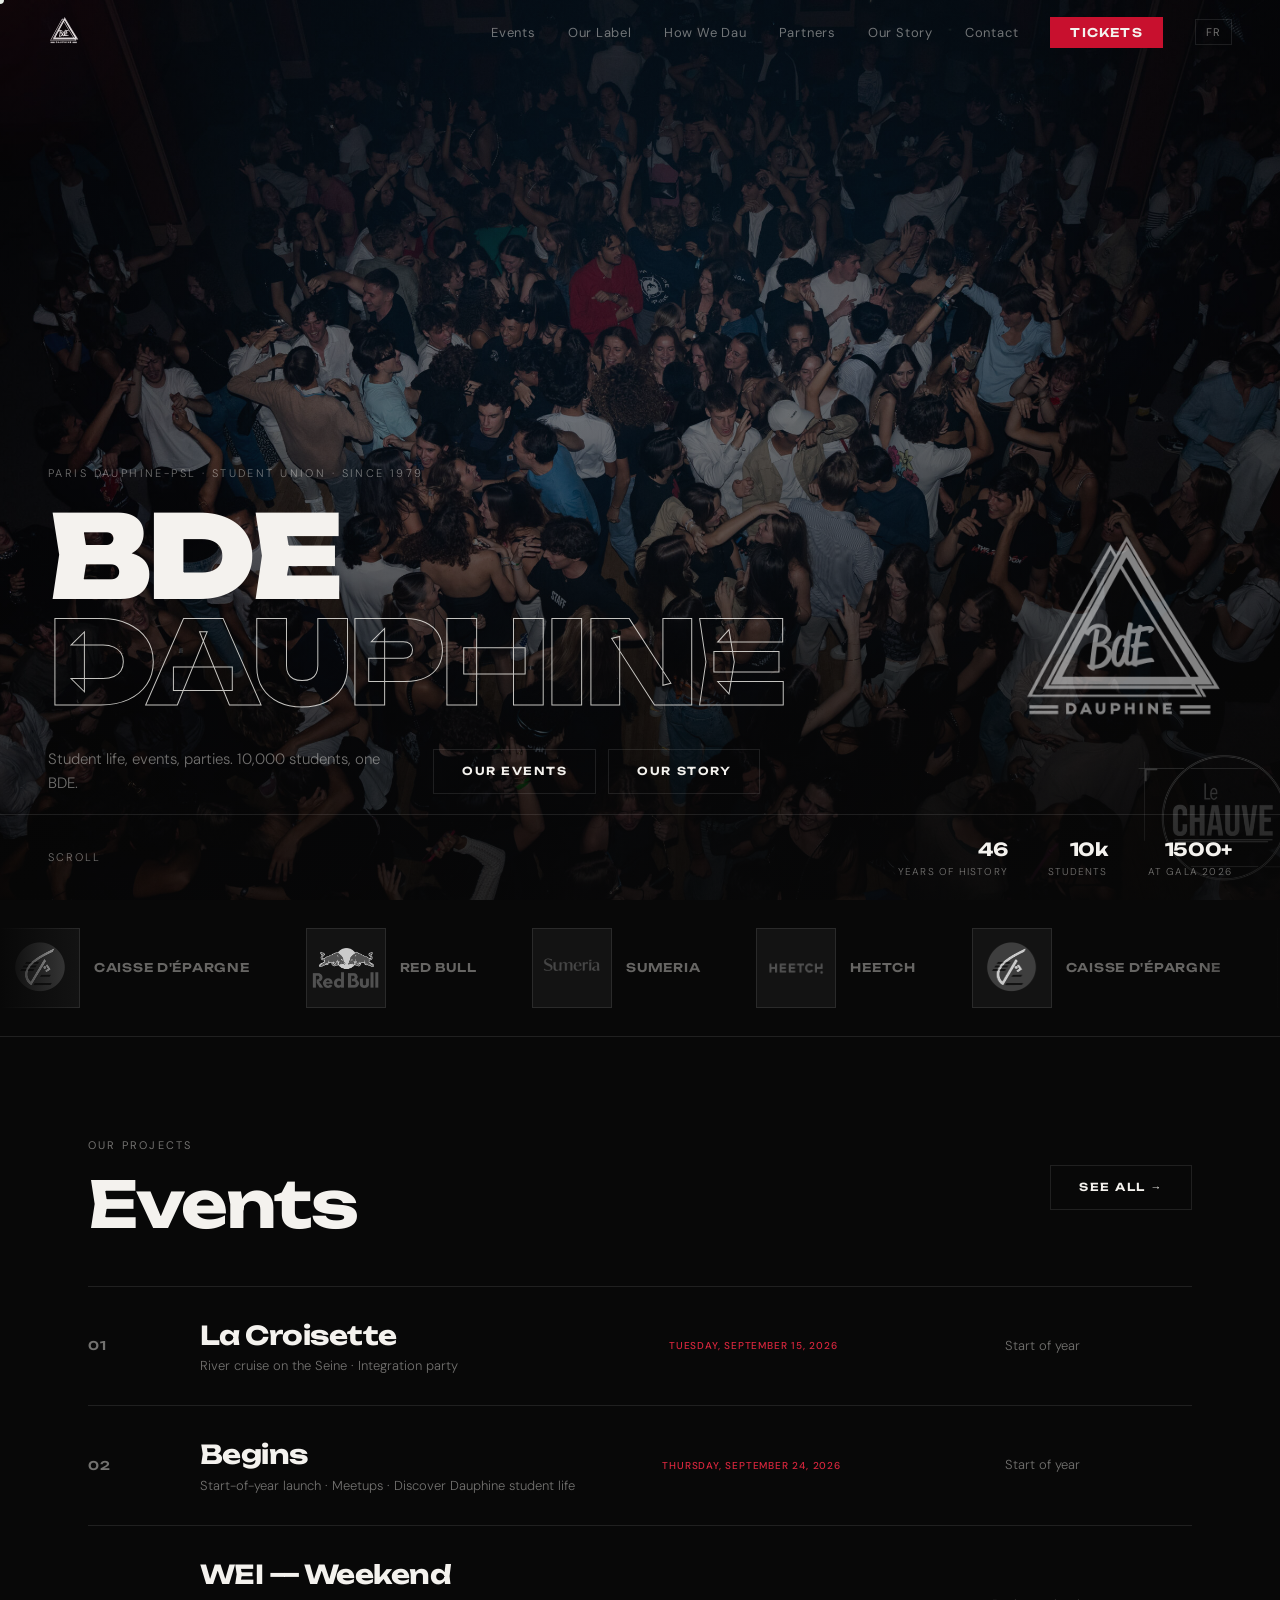
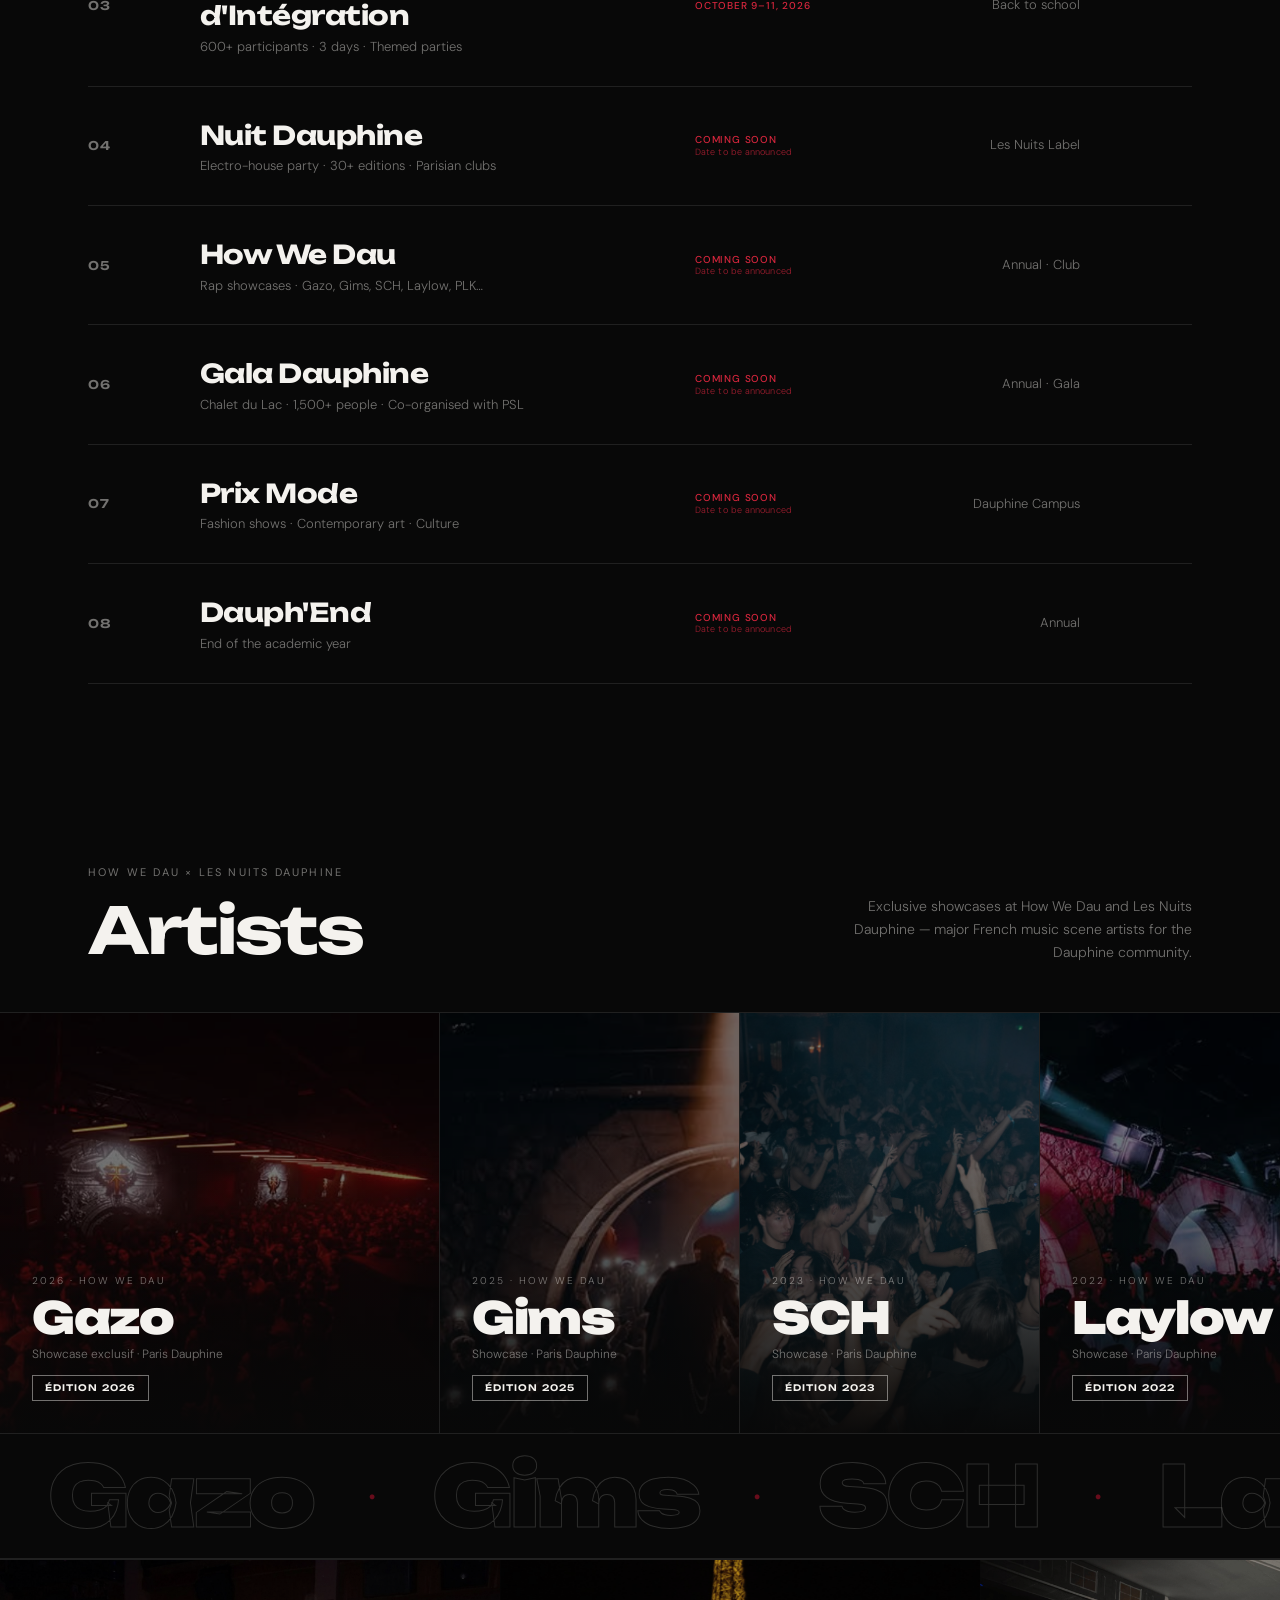
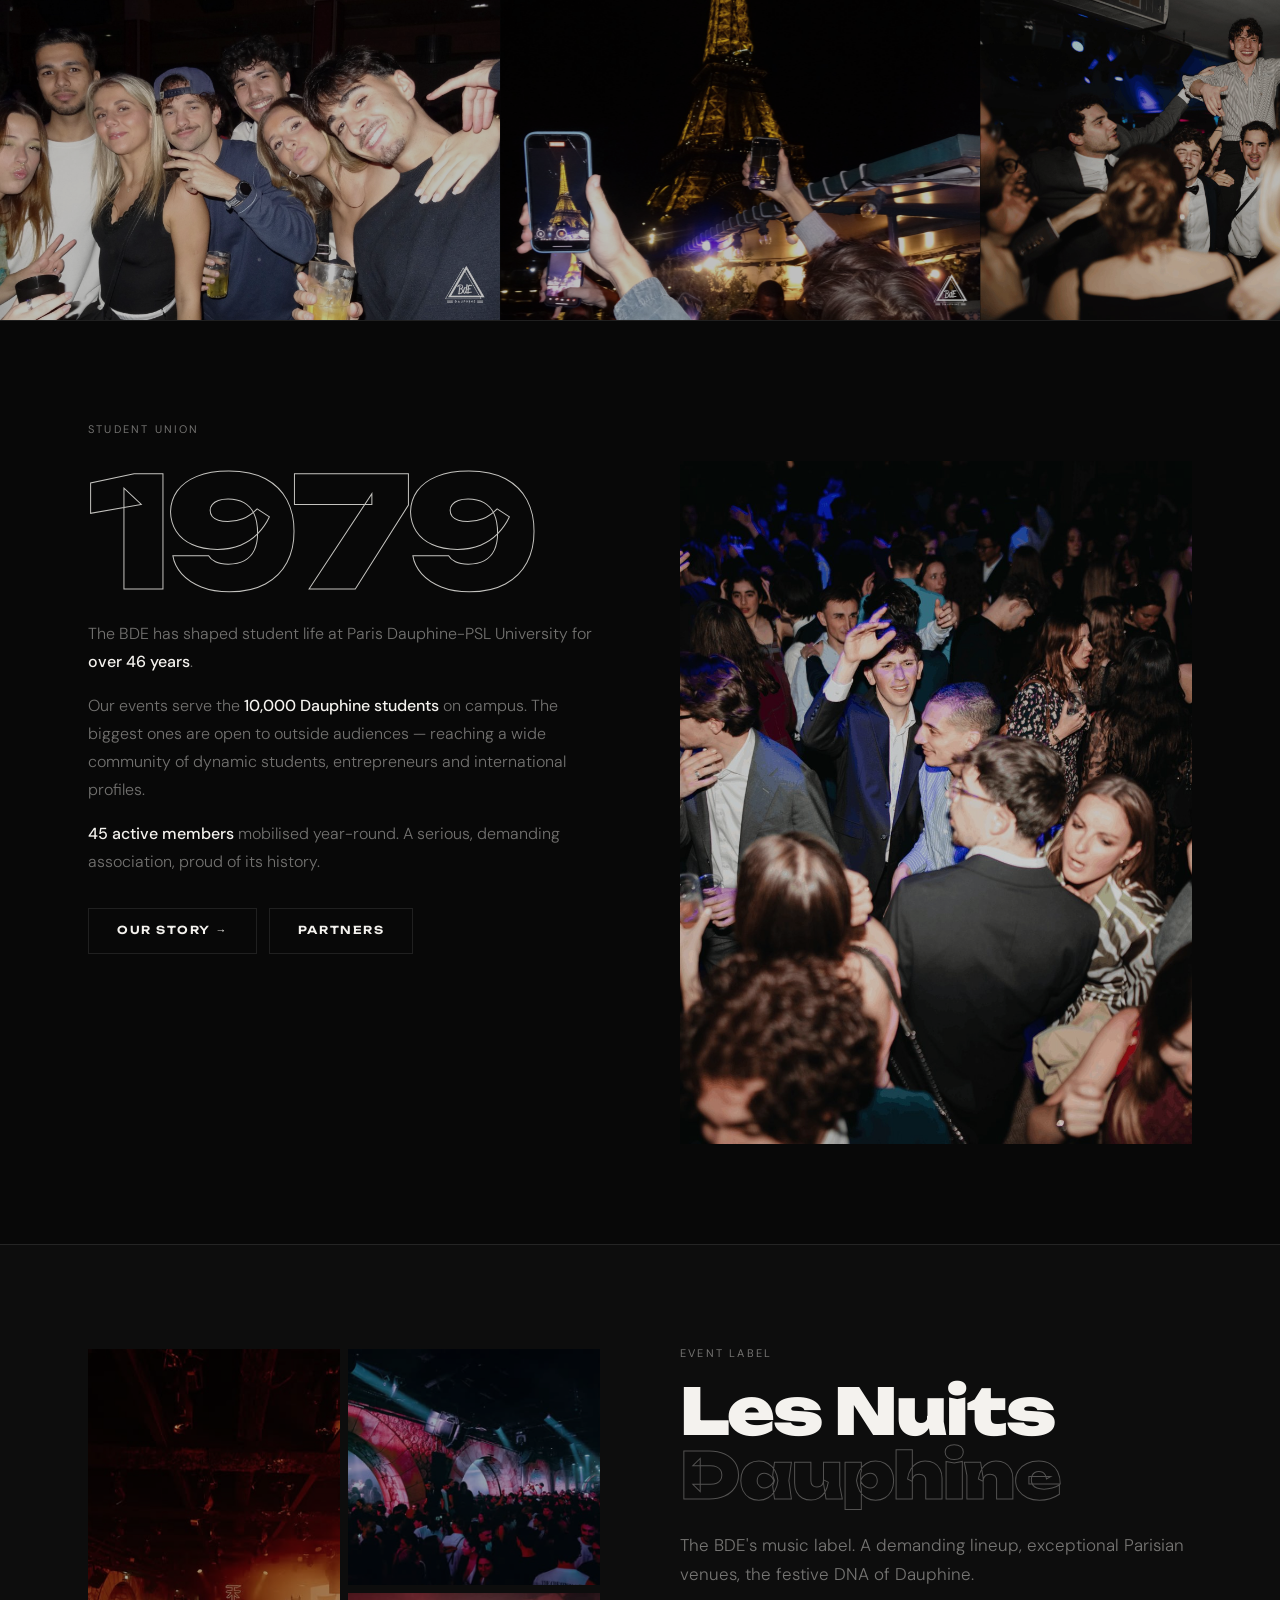
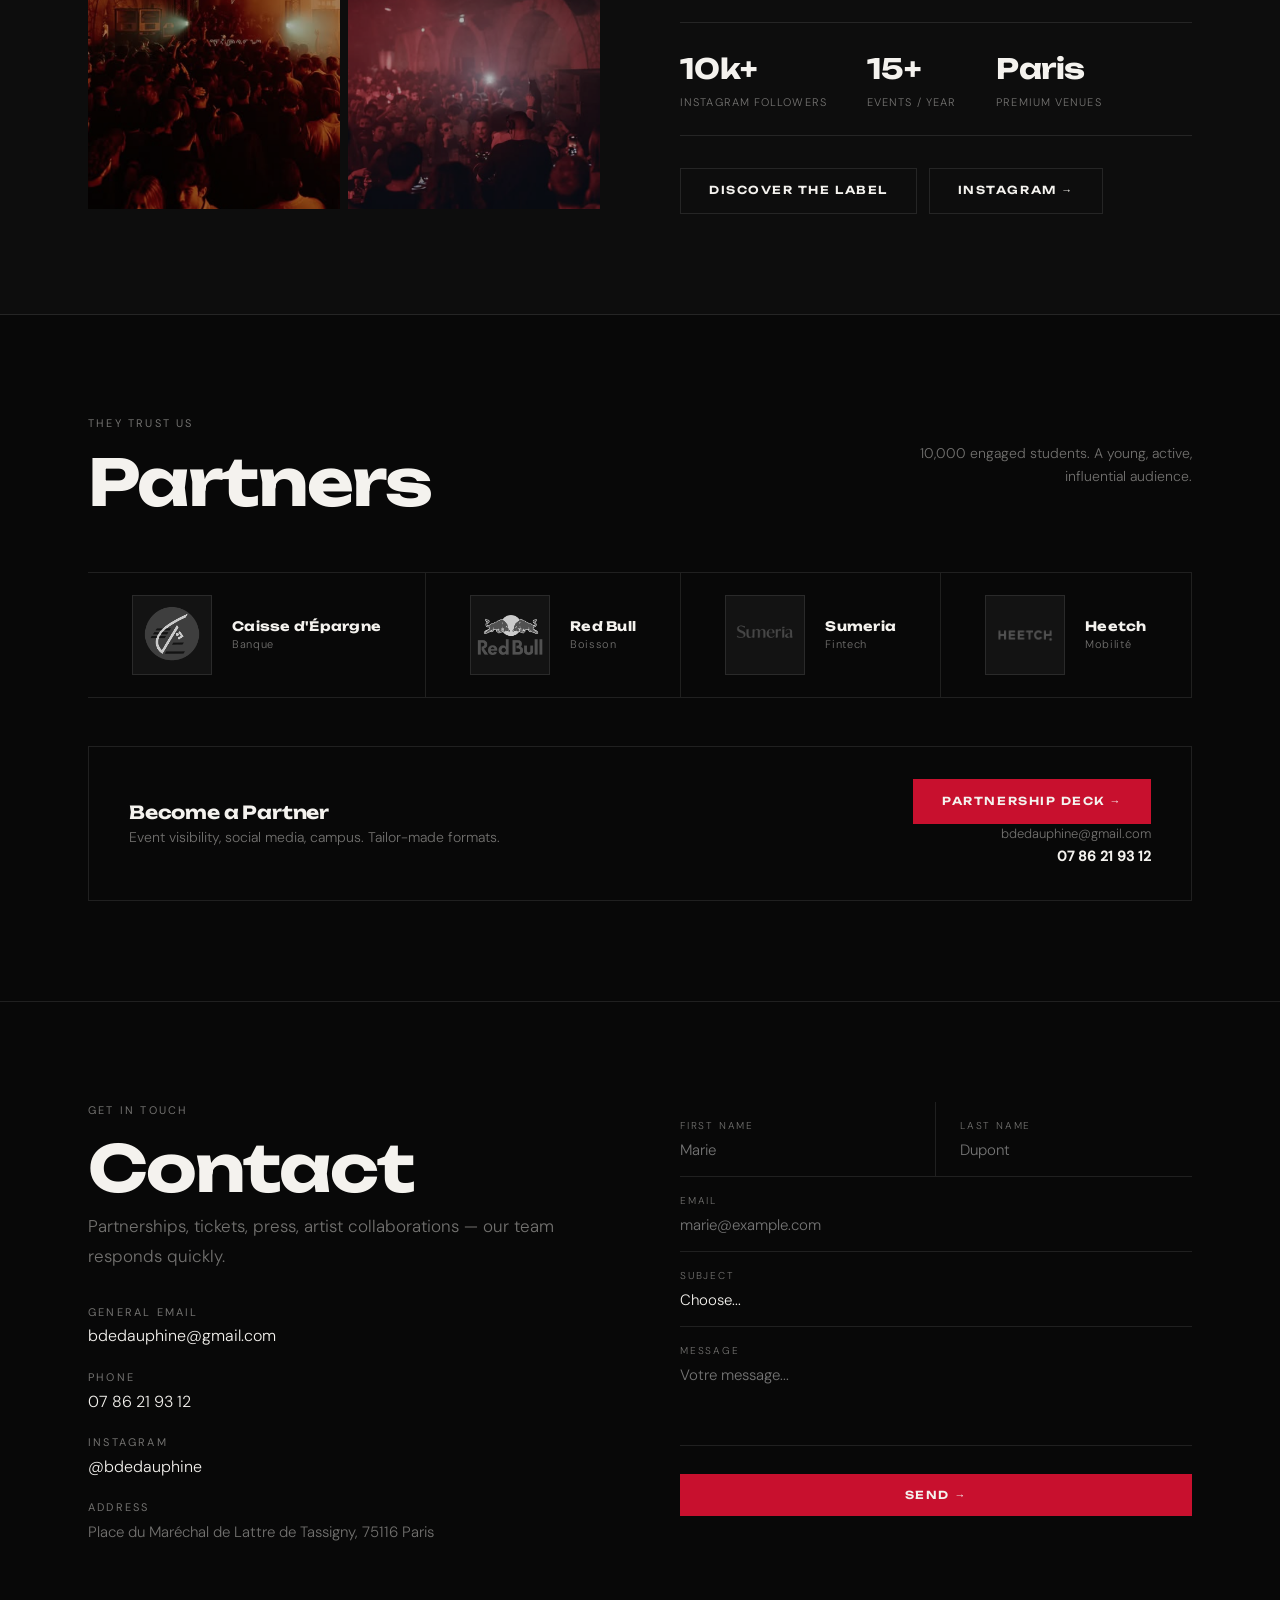
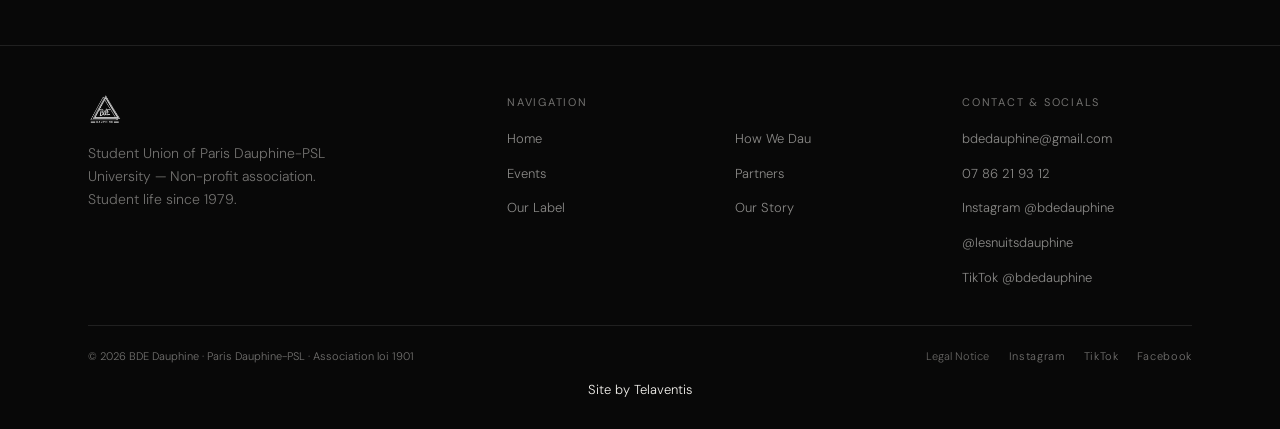
<file: index.html>
<!DOCTYPE html>

<html lang="fr">
<head>
<meta charset="utf-8"/>
<meta content="width=device-width, initial-scale=1.0" name="viewport"/>
<!-- Favicons / icons -->
<link href="favicon.ico" rel="icon" sizes="any"/>
<link href="favicon-16.png" rel="icon" sizes="16x16" type="image/png"/>
<link href="favicon-32.png" rel="icon" sizes="32x32" type="image/png"/>
<link href="apple-touch-icon.png" rel="apple-touch-icon" sizes="180x180"/>
<link href="site.webmanifest" rel="manifest"/>
<meta content="#050608" name="theme-color"/>
<title>BDE Dauphine — Bureau des Étudiants · Paris Dauphine-PSL</title>
<meta content="BDE Dauphine — le Bureau des Étudiants de l'Université Paris Dauphine-PSL. Événements, soirées, showcases rap et vie étudiante depuis 1979." name="description"/>
<meta content="index, follow" name="robots">
<link href="https://bdedauphine.fr/" rel="canonical"/>
<!-- Social preview -->
<meta content="BDE Dauphine — Paris Dauphine-PSL" property="og:title"/>
<meta content="Événements, showcases exclusifs et vie étudiante à Paris Dauphine-PSL. Gala, How We Dau, WEI et plus." property="og:description"/>
<meta content="website" property="og:type"/>
<meta content="https://bdedauphine.fr/" property="og:url"/>
<meta content="https://bdedauphine.fr/uploads/photos_now-1777708863357.jpg" property="og:image"/>
<meta content="BDE Dauphine" property="og:site_name"/>
<meta content="fr_FR" property="og:locale"/>
<meta content="summary_large_image" name="twitter:card"/>
<meta content="BDE Dauphine — Paris Dauphine-PSL" name="twitter:title"/>
<meta content="Événements, showcases exclusifs et vie étudiante à Paris Dauphine-PSL. Gala, How We Dau, WEI et plus." name="twitter:description"/>
<meta content="https://bdedauphine.fr/uploads/photos_now-1777708863357.jpg" name="twitter:image"/>
<link href="style.css" rel="stylesheet"/>
<style>
    /* ── HERO ─────────────────────────────────────── */
    #hero { height: 100vh; min-height: 640px; position: relative; display: grid; grid-template-rows: 1fr auto; overflow: hidden; }
    .hero-bg { position: absolute; inset: 0; background-image: url('uploads/photos_now-1777708863357.jpg'); background-size: cover; background-position: center 25%; will-change: transform; }
    .hero-bg::after { content: ''; position: absolute; inset: 0; background: linear-gradient(170deg, rgba(8,8,8,0.6) 0%, rgba(8,8,8,0.5) 45%, rgba(8,8,8,0.9) 100%); }
    .hero-content { position: relative; z-index: 2; display: flex; flex-direction: column; justify-content: flex-end; padding: 0 48px 18px; max-width: 900px; }
    .hero-since { font-family: var(--font-body); font-size: 11px; letter-spacing: 0.22em; text-transform: uppercase; color: var(--muted); margin-bottom: 20px; }
    .hero-title { font-family: 'Unbounded', sans-serif; font-size: clamp(48px, 9vw, 128px); font-weight: 900; line-height: 0.92; letter-spacing: -0.04em; margin-bottom: 32px; }
    .hero-title .outline { -webkit-text-stroke: 1px rgba(244,242,238,0.8); color: transparent; }
    .hero-meta { display: flex; align-items: center; gap: 25px; flex-wrap: wrap; }
    .hero-desc { font-size: 15px; color: var(--muted); max-width: 360px; line-height: 1.65; }
    .hero-actions { display: flex; gap: 12px; flex-wrap: wrap; }
    .hero-scroll { position: relative; z-index: 2; padding: 20px 48px; border-top: 1px solid var(--border); display: flex; justify-content: space-between; align-items: center; }
    .hero-scroll-label { font-size: 11px; letter-spacing: 0.18em; text-transform: uppercase; color: var(--muted); }
    .hero-scroll-stats { display: flex; gap: 40px; }
    .hero-stat { text-align: right; }
    .hero-stat-num { font-family: var(--font-title); font-size: 18px; font-weight: 700; letter-spacing: -0.02em; }
    .hero-stat-label { font-size: 10px; letter-spacing: 0.12em; text-transform: uppercase; color: var(--muted); }

    /* ── ÉVÉNEMENTS GRID ──────────────────────────── */
    #evenements { padding: 100px 0 0; }
    .events-header { display: flex; justify-content: space-between; align-items: flex-end; padding-bottom: 48px; border-bottom: 1px solid var(--border); margin-bottom: 0; }
    .event-row { display: grid; grid-template-columns: 80px minmax(0, 1fr) minmax(130px, auto) 200px 80px; align-items: center; gap: 32px; padding: 28px 0; border-bottom: 1px solid var(--border); cursor: none; text-decoration: none; color: var(--white); transition: background 0.2s; position: relative; }
    .event-row:hover { background: rgba(244,242,238,0.02); }
    .event-row:hover .event-row-num { color: var(--red); }
    .event-row:hover .event-row-arrow { opacity: 1; transform: translateX(0); }
    .event-row-num { font-family: var(--font-title); font-size: 12px; font-weight: 600; letter-spacing: 0.08em; color: var(--muted); transition: color 0.2s; }
    .event-row-name { font-family: var(--font-title); font-size: clamp(18px, 2.5vw, 26px); font-weight: 700; letter-spacing: -0.02em; }
    .event-row-meta { font-size: 13px; color: var(--muted); }
    .event-row-arrow { justify-self: end; font-size: 20px; color: var(--muted); opacity: 0; transform: translateX(-8px); transition: opacity 0.2s, transform 0.2s; }

    /* ── HERO LOGO DROIT ─────────────────────────── */
    /* Pour changer la taille du logo : modifier la valeur width dans .hero-logo-right img */
    .hero-logo-right {
      position: absolute;
      right: 48px;
      bottom: 152px; /* aligne approximativement avec la ligne "DAUPHINE" */
      z-index: 3;
      pointer-events: none;
      opacity: 0.50;
      filter: brightness(0) invert(1);
    }
    .hero-logo-right img {
      width: 220px; /* ← MODIFIER ICI pour changer la taille du logo */
      display: block;
    }

@media (max-width: 900px) {
  .hero-logo-right {
    display: block;
    position: absolute;
    top: 40%;
    left: 50%;
    transform: translate(-50%, -50%);
    opacity: 0.45;
  }

  .hero-logo-right img {
    width: 150px;
  }
}

@media (max-width: 900px) {
  .hero-actions {
    display: grid;
    grid-template-columns: 1fr 1fr;
    gap: 10px;
    width: 100%;
    max-width: 300px;
  }

  .hero-actions .btn {
    padding: 12px 10px;
    font-size: 10px;
    letter-spacing: 0.08em;
    text-align: center;
    white-space: nowrap;
  }
}

    /* ── SHOWCASES / ARTISTES ────────────────────── */
    #showcases { padding: 100px 0 0; }
    .artists-carousel { overflow: hidden; border-top: 1px solid var(--border); margin-top: 48px; }
    .artists-carousel-track { display: flex; gap: 0; width: max-content; animation: marquee 50s linear infinite; }
    .artists-carousel-track:hover { animation-play-state: paused; }
    .artist-card { flex: 0 0 300px; height: 420px; position: relative; overflow: hidden; border-right: 1px solid var(--border); }
    .artist-card-featured { flex: 0 0 440px; }
    .artist-card img { width: 100%; height: 100%; object-fit: cover; filter: brightness(0.5) saturate(0.75); transition: transform 0.7s cubic-bezier(0.16,1,0.3,1), filter 0.4s; }
    .artist-card:hover img { transform: scale(1.05); filter: brightness(0.7) saturate(0.9); }
    .artist-card-overlay { position: absolute; inset: 0; background: linear-gradient(to top, rgba(8,8,8,0.97) 0%, rgba(8,8,8,0.25) 45%, transparent 70%); }
    .artist-card-info { position: absolute; bottom: 0; left: 0; right: 0; padding: 32px; }
    .artist-card-year { font-size: 10px; letter-spacing: 0.2em; text-transform: uppercase; color: var(--muted); margin-bottom: 8px; }
    .artist-card-name { font-family: var(--font-title); font-size: clamp(28px, 3.5vw, 44px); font-weight: 900; letter-spacing: -0.03em; line-height: 0.95; margin-bottom: 6px; }
    .artist-card-event { font-size: 12px; color: var(--muted); line-height: 1.5; }
    .artist-card-badge { display: inline-block; margin-top: 12px; font-family: var(--font-title); font-size: 9px; font-weight: 600; letter-spacing: 0.12em; text-transform: uppercase; padding: 5px 12px; border: 1px solid rgba(244,242,238,0.45); color: var(--white); }
    /* Artist text strip */
    .artists-text-strip { overflow: hidden; border-top: 1px solid var(--border); border-bottom: 1px solid var(--border); padding: 20px 0; }
    .artists-text-track { display: flex; align-items: center; animation: marquee 55s linear infinite; white-space: nowrap; }
    .artist-text-item { font-family: var(--font-title); font-size: clamp(44px,7vw,84px); font-weight: 900; letter-spacing: -0.05em; color: transparent; -webkit-text-stroke: 1px rgba(244,242,238,0.16); padding: 0 48px; flex-shrink: 0; line-height: 1; }
    .artist-text-sep { color: var(--red); opacity: 0.5; padding: 0 8px; font-size: clamp(24px,4vw,48px); flex-shrink: 0; }

    /* ── GALERIE BANDE ────────────────────────────── */
    #galerie-band { overflow: hidden; border-top: 1px solid var(--border); border-bottom: 1px solid var(--border); }
    .galerie-strip { display: flex; height: 360px; }
    .galerie-strip-item { flex: 0 0 auto; overflow: hidden; position: relative; }
    .galerie-strip-item img { height: 100%; width: auto; object-fit: cover; display: block; filter: brightness(0.75) saturate(0.85); transition: filter 0.3s; }
    .galerie-strip-item:hover img { filter: brightness(0.9) saturate(1); }

    /* ── HISTOIRE + IDENTITE ──────────────────────── */
    #identite { padding: 100px 0; }
    .identite-grid { display: grid; grid-template-columns: 1fr 1fr; gap: 80px; align-items: start; }
    .year-big { font-family: var(--font-title); font-size: clamp(80px, 12vw, 160px); font-weight: 900; line-height: 1; letter-spacing: -0.05em; -webkit-text-stroke: 1px rgba(244,242,238,0.8); color: transparent; margin-bottom: -20px; }
    .identite-text { margin-top: 32px; }
    .identite-text p { font-size: 16px; color: var(--muted); line-height: 1.75; margin-bottom: 16px; }
    .identite-text strong { color: var(--white); font-weight: 500; }
    .identite-right { padding-top: 40px; }
    .identite-photo { width: 100%; aspect-ratio: 3/4; overflow: hidden; position: relative; }
    .identite-photo img { width: 100%; height: 100%; object-fit: cover; object-position: center top; filter: brightness(0.8) saturate(0.9); }

    /* ── NUITS LABEL ──────────────────────────────── */
    #nuits { padding: 100px 0; background: #0d0d0d; border-top: 1px solid var(--border); border-bottom: 1px solid var(--border); }
    .nuits-layout { display: grid; grid-template-columns: 1fr 1fr; gap: 80px; align-items: center; }
    .nuits-photos { display: grid; grid-template-columns: 1fr 1fr; gap: 8px; height: 460px; }
    .nuits-photo { overflow: hidden; }
    .nuits-photo:first-child { grid-row: span 2; }
    .nuits-photo img { width: 100%; height: 100%; object-fit: cover; filter: brightness(0.7) saturate(0.8); transition: filter 0.4s; }
    .nuits-photo:hover img { filter: brightness(0.85) saturate(0.95); }
    .nuits-title { font-family: var(--font-title); font-size: clamp(36px, 5vw, 64px); font-weight: 900; line-height: 1; letter-spacing: -0.03em; margin-bottom: 24px; }
    .nuits-title .line2 { -webkit-text-stroke: 1px rgba(244,242,238,0.3); color: transparent; }
    .nuits-stats-row { display: flex; gap: 40px; margin: 32px 0; padding: 24px 0; border-top: 1px solid var(--border); border-bottom: 1px solid var(--border); }
    .nuits-stat-num { font-family: var(--font-title); font-size: 28px; font-weight: 700; letter-spacing: -0.02em; color: var(--white); }
    .nuits-stat-label { font-size: 11px; letter-spacing: 0.1em; text-transform: uppercase; color: var(--muted); margin-top: 2px; }

    /* ── PARTENAIRES MINI ─────────────────────────── */
    #partenaires { padding: 100px 0; }
    .partners-header { display: flex; justify-content: space-between; align-items: flex-end; margin-bottom: 56px; }
    .partners-scroll-section { overflow: hidden; border-top: 1px solid var(--border); border-bottom: 1px solid var(--border); }
    .partners-scroll-track { display: flex; animation: marquee 32s linear infinite; }
    .partner-scroll-item { flex: 0 0 auto; display: flex; align-items: center; gap: 20px; padding: 22px 44px; border-right: 1px solid var(--border); text-decoration: none; color: var(--white); cursor: none; transition: background 0.2s; }
    .partner-scroll-item:hover { background: rgba(244,242,238,0.03); }
    .partner-scroll-dot { width: 4px; height: 4px; border-radius: 50%; background: var(--red); flex-shrink: 0; opacity: 0.55; }
    .partner-scroll-name { font-family: var(--font-title); font-size: 13px; font-weight: 700; letter-spacing: 0.02em; white-space: nowrap; }
    .partner-scroll-type { font-size: 11px; color: var(--muted); letter-spacing: 0.06em; white-space: nowrap; }
    .partner-cta-row { margin-top: 48px; display: flex; align-items: center; justify-content: space-between; padding: 32px 40px; border: 1px solid var(--border); }
    .partner-cta-text h3 { font-family: var(--font-title); font-size: 18px; font-weight: 700; letter-spacing: -0.01em; margin-bottom: 0px; }
    .partner-cta-text p { font-size: 14px; color: var(--muted); }
    .partner-cta-contact { display: flex; flex-direction: column; align-items: flex-end; gap: 0px; }
    .partner-cta-contact span { font-size: 13px; color: var(--muted); }
    .partner-cta-contact strong { font-size: 14px; color: var(--white); }

    /* ── CONTACT ──────────────────────────────────── */
    #contact { padding: 100px 0; border-top: 1px solid var(--border); }
    .contact-layout { display: grid; grid-template-columns: 1fr 1fr; gap: 80px; align-items: start; }
    .contact-form { display: flex; flex-direction: column; gap: 0; }
    .form-field { display: flex; flex-direction: column; border-bottom: 1px solid var(--border); }
    .form-field label { font-size: 10px; letter-spacing: 0.18em; text-transform: uppercase; color: var(--muted); padding: 16px 0 6px; }
    .form-field input, .form-field textarea, .form-field select { background: transparent; border: none; color: var(--white); font-family: var(--font-body); font-size: 15px; font-weight: 300; padding: 0 0 16px; outline: none; resize: none; cursor: none; -webkit-appearance: none; }
    .form-field select option { background: #111; }
    .form-field textarea { height: 80px; }
    .form-row-2 { display: grid; grid-template-columns: 1fr 1fr; }
    .form-row-2 .form-field:first-child { border-right: 1px solid var(--border); padding-right: 24px; }
    .form-row-2 .form-field:last-child { padding-left: 24px; }
    .form-submit { margin-top: 28px; }

    @media (max-width: 900px) {
      .hero-content { padding: 0 20px 72px; }
      .hero-scroll { padding: 16px 20px; }
      .hero-scroll-stats { gap: 20px; }
      .event-row { grid-template-columns: 48px 1fr; gap: 16px 20px; }
      .event-row > .event-row-meta { grid-column: 2; }
      .event-row-arrow { display: none; }
      .artist-card { flex: 0 0 260px; height: 380px; }
      .artist-card-featured { flex: 0 0 300px; }
      .identite-grid, .nuits-layout, .contact-layout { grid-template-columns: 1fr; gap: 40px; }
      .identite-right { padding-top: 0; }
      .partners-header { flex-direction: column; align-items: flex-start; gap: 16px; }
      .partner-cta-row { flex-direction: column; gap: 24px; align-items: flex-start; }
      .partner-cta-contact { align-items: flex-start; }
      .galerie-strip { height: 220px; }
      /* Events header "voir tout" */
      .events-header { flex-direction: column; align-items: flex-start; gap: 16px; }
    }
    @media (max-width: 768px) {
      /* Artists carousel: touch-scrollable on mobile */
      .artists-carousel { overflow-x: auto; overflow-y: hidden; height: 380px; -webkit-overflow-scrolling: touch; scroll-snap-type: x mandatory; }
      .artists-carousel::-webkit-scrollbar { display: none; }
      .artists-carousel-track { animation: none !important; }
      .artist-card, .artist-card-featured { scroll-snap-align: start; }
    }
     
    @media (max-width: 768px) {
  .partners-scroll-section {
    overflow: visible;
    border-top: 1px solid var(--border);
    border-bottom: 1px solid var(--border);
  }

  .partners-scroll-track {
    animation: none !important;
    display: grid;
    grid-template-columns: 1fr 1fr;
    width: 100%;
  }

  .partner-scroll-item {
    flex: none;
    min-height: 96px;
    padding: 18px 10px;
    border-right: 1px solid var(--border);
    border-bottom: 1px solid var(--border);
    justify-content: center;
    text-align: center;
    flex-direction: column;
    gap: 10px;
  }

  .partner-scroll-item:nth-child(even) {
    border-right: none;
  }

  .partner-scroll-name {
    font-size: 11px;
    line-height: 1.2;
  }

  .partner-scroll-type {
    font-size: 9px;
  }

  .partner-logo-box {
    width: 44px;
    height: 44px;
    margin: 0 auto;
  }

  .partner-scroll-dot {
    display: none;
  }
}
/* ── LOGOS SPONSORS / PARTENAIRES ───────────────── */

.sponsor-logo-ph,
.partner-logo-box {
  width: 80px;
  height: 80px;
  border: 1px solid var(--border);
  background: rgba(244,242,238,0.045);
  display: grid;
  place-items: center;
  flex-shrink: 0;
  overflow: hidden;
}

.sponsor-logo-ph img,
.partner-logo-box img {
  max-width: 90%;
  max-height: 90%;
  object-fit: contain;
  display: block;
  filter: grayscale(1) brightness(1.45);
  opacity: 0.78;
  transition:
    filter 0.25s ease,
    opacity 0.25s ease,
    transform 0.25s ease;
}

.sponsor-item:hover .sponsor-logo-ph img,
.partner-scroll-item:hover .partner-logo-box img {
  filter: grayscale(0) brightness(1);
  opacity: 1;
  transform: scale(1.05);
}

.partner-scroll-item {
  align-items: center;
}

@media (max-width: 768px) {
  .sponsor-logo-ph,
  .partner-logo-box {
    width: 44px;
    height: 44px;
  }

  .sponsor-logo-ph img,
  .partner-logo-box img {
    max-width: 70%;
    max-height: 70%;
    filter: grayscale(0) brightness(1);
    opacity: 1;
  }

  .partner-scroll-item {
    min-height: 108px;
  }
}

  </style>
</meta></head>
<body>
<div class="cursor-dot" id="cursorDot"></div>
<div class="cursor-blob" id="cursorBlob"></div>
<!-- NAV -->
<!-- =====================================================
     NAVIGATION GÉNÉRÉE AUTOMATIQUEMENT
     Source : /data/site.js > navigation
     Modifier les libellés et liens dans data/site.js.
     Ne pas écrire les liens de menu directement ici.
     ===================================================== --><nav data-render="nav" id="nav"></nav>
<!-- HERO -->
<section id="hero">
<div class="hero-bg" id="heroBg"></div>
<div class="hero-content">
<div class="hero-since reveal" data-en="Paris Dauphine-PSL · Student Union · Since 1979" data-fr="Paris Dauphine-PSL · Bureau des Étudiants · Depuis 1979">Paris Dauphine-PSL · Bureau des Étudiants · Depuis 1979</div>
<h1 class="hero-title reveal" style="transition-delay:0.1s">
        BDE<br/><span class="outline">DAUPHINE</span>
</h1>
<div class="hero-meta reveal" style="transition-delay:0.2s">
<p class="hero-desc" data-en="Student life, events, parties. 10,000 students, one BDE." data-fr="La vie étudiante, les événements, les soirées. 10 000 étudiants, un seul BDE.">La vie étudiante, les événements, les soirées. 10 000 étudiants, un seul BDE.</p>
<div class="hero-actions">
<a class="btn" data-en="Our Events" data-fr="Nos événements" href="#evenements">Nos événements</a>
<a class="btn" data-en="Our Story" data-fr="Notre histoire" href="about.html">Notre histoire</a>
</div>
</div>
</div>
<!-- Logo BDE droit — aligné avec "DAUPHINE" — taille modifiable dans .hero-logo-right img -->
<div aria-hidden="true" class="hero-logo-right">
<img alt="" src="uploads/logo-1777708303205.png"/>
</div>
<div class="hero-scroll reveal">
<span class="hero-scroll-label">Scroll</span>
<div class="hero-scroll-stats">
<div class="hero-stat">
<div class="hero-stat-num">46</div>
<div class="hero-stat-label" data-en="years of history" data-fr="ans d'histoire">ans d'histoire</div>
</div>
<div class="hero-stat">
<div class="hero-stat-num">10k</div>
<div class="hero-stat-label" data-en="students" data-fr="étudiants">étudiants</div>
</div>
<div class="hero-stat">
<div class="hero-stat-num">1500+</div>
<div class="hero-stat-label" data-en="at Gala 2026" data-fr="au Gala 2026">au Gala 2026</div>
</div>
</div>
</div>
</section>
<!-- SPONSORS MARQUEE -->
<!-- =====================================================
     BANDEAU SPONSORS AUTOMATIQUE
     Source : /data/sponsors.js
     Ajouter/supprimer/réordonner les sponsors dans ce fichier.
     ===================================================== --><div data-render="sponsors-marquee"></div>
<!-- ÉVÉNEMENTS (ordre corrigé) -->
<section class="page-section" id="evenements" style="padding-bottom:0;">
<div class="container">
<div class="events-header reveal">
<div>
<div class="label-sm" data-en="Our Projects" data-fr="Nos projets">Nos projets</div>
<h2 class="title-xl" data-en="Events" data-fr="Événements">Événements</h2>
</div>
<a class="btn" data-en="See all →" data-fr="Voir tout →" href="evenements.html">Voir tout →</a>
</div>
<!-- =====================================================
     LISTE ÉVÉNEMENTS ACCUEIL
     Source : /data/events.js
     showOnHome: true => affiché ici.
     order définit la position.
     ===================================================== --><div class="events-list" data-render="home-events"></div>
</div>
</section>
<!-- ARTISTES (carousel horizontal) -->
<section id="showcases">
<div class="container">
<div style="padding: 80px 0 0; display:flex; justify-content:space-between; align-items:flex-end;">
<div>
<div class="label-sm reveal">How We Dau × Les Nuits Dauphine</div>
<h2 class="title-xl reveal" data-en="Artists" data-fr="Artistes" style="transition-delay:0.05s">Artistes</h2>
</div>
<p class="body-md reveal" data-en="Exclusive showcases at How We Dau and Les Nuits Dauphine — major French music scene artists for the Dauphine community." data-fr="Des showcases exclusifs au sein des How We Dau et des Nuits Dauphine — des artistes majeurs de la scène française pour la communauté Dauphine." style="max-width:340px;text-align:right;transition-delay:0.1s">
          Des showcases exclusifs au sein des How We Dau et des Nuits Dauphine — des artistes majeurs de la scène française pour la communauté Dauphine.
        </p>
</div>
</div>
<div class="artists-carousel">
<!-- =====================================================
     CARROUSEL ARTISTES
     Source : /data/artists.js
     Modifier les artistes, images et années dans data/artists.js.
     ===================================================== --><div class="artists-carousel-track" data-render="artists-carousel" id="artistsCarouselTrack"></div>
</div>
<div class="artists-text-strip">
<div class="artists-text-track" data-render="artists-text-strip" id="artistsTextTrack"></div>
</div>
</section>
<!-- GALERIE BANDE -->
<div id="galerie-band">
<!-- =====================================================
     BANDE PHOTO AUTOMATIQUE
     Source : /data/galleries.js
     Les premières images actives des galeries sont affichées ici.
     ===================================================== --><div class="galerie-strip" data-render="home-gallery-strip" id="galerieStrip"></div>
</div>
<!-- IDENTITÉ -->
<section class="page-section" id="identite">
<div class="container">
<div class="identite-grid">
<div class="identite-left reveal">
<div class="label-sm" data-en="Student Union" data-fr="Bureau des Étudiants">Bureau des Étudiants</div>
<div class="year-big">1979</div>
<div class="identite-text">
<p data-en="The BDE has shaped student life at Paris Dauphine-PSL University for &lt;strong&gt;over 46 years&lt;/strong&gt;." data-fr="Le BDE rythme depuis &lt;strong&gt;plus de 46 ans&lt;/strong&gt; la vie des étudiants de l'Université Paris Dauphine-PSL.">Le BDE rythme depuis <strong>plus de 46 ans</strong> la vie des étudiants de l'Université Paris Dauphine-PSL.</p>
<p data-en="Our events serve the &lt;strong&gt;10,000 Dauphine students&lt;/strong&gt; on campus. The biggest ones are open to outside audiences — reaching a wide community of dynamic students, entrepreneurs and international profiles." data-fr="Nos événements s'adressent aux &lt;strong&gt;10 000 dauphinois&lt;/strong&gt; du campus. Les plus importants s'ouvrent à un public extérieur — atteignant une large communauté d'étudiants dynamiques, entrepreneurs, internationaux.">Nos événements s'adressent aux <strong>10 000 dauphinois</strong> du campus. Les plus importants s'ouvrent à un public extérieur — atteignant une large communauté d'étudiants dynamiques, entrepreneurs, internationaux.</p>
<p data-en="&lt;strong&gt;45 active members&lt;/strong&gt; mobilised year-round. A serious, demanding association, proud of its history." data-fr="&lt;strong&gt;45 membres actifs&lt;/strong&gt; mobilisés toute l'année. Une association sérieuse, exigeante, et fière de son histoire."><strong>45 membres actifs</strong> mobilisés toute l'année. Une association sérieuse, exigeante, et fière de son histoire.</p>
<div style="margin-top:32px; display:flex; gap:12px;">
<a class="btn" data-en="Our Story →" data-fr="Notre histoire →" href="about.html">Notre histoire →</a>
<a class="btn" data-en="Partners" data-fr="Partenaires" href="partenaires.html">Partenaires</a>
</div>
</div>
</div>
<div class="identite-right reveal" style="transition-delay:0.2s">
<div class="identite-photo">
<img alt="Gala Dauphine 2026" src="uploads/gala-2026-332.jpg"/>
</div>
</div>
</div>
</div>
</section>
<!-- LABEL LES NUITS DAUPHINE -->
<section id="nuits">
<div class="container">
<div class="nuits-layout">
<div class="nuits-photos reveal">
<div class="nuits-photo"><img alt="Les Nuits Dauphine" src="uploads/cap-145101.png"/></div>
<div class="nuits-photo"><img alt="Les Nuits Dauphine" src="uploads/cap-145018.png"/></div>
<div class="nuits-photo"><img alt="Les Nuits Dauphine" src="uploads/cap-145204.png"/></div>
</div>
<div class="reveal" style="transition-delay:0.2s">
<div class="label-sm" data-en="Event Label" data-fr="Label événementiel">Label événementiel</div>
<div class="nuits-title">Les Nuits<br/><span class="line2">Dauphine</span></div>
<p class="body-lg" data-en="The BDE's music label. A demanding lineup, exceptional Parisian venues, the festive DNA of Dauphine." data-fr="Le label musical du BDE. Une programmation exigeante, des lieux d'exception parisiens, l'ADN festif de Dauphine.">Le label musical du BDE. Une programmation exigeante, des lieux d'exception parisiens, l'ADN festif de Dauphine.</p>
<div class="nuits-stats-row">
<div>
<div class="nuits-stat-num">10k+</div>
<div class="nuits-stat-label" data-en="Instagram followers" data-fr="abonnés Instagram">abonnés Instagram</div>
</div>
<div>
<div class="nuits-stat-num">15+</div>
<div class="nuits-stat-label" data-en="events / year" data-fr="soirées / an">soirées / an</div>
</div>
<div>
<div class="nuits-stat-num">Paris</div>
<div class="nuits-stat-label" data-en="premium venues" data-fr="venues premium">venues premium</div>
</div>
</div>
<div style="display:flex;gap:12px;flex-wrap:wrap;">
<a class="btn" data-en="Discover the label" data-fr="Découvrir le label" href="nuits.html">Découvrir le label</a>
<a class="btn" href="https://www.instagram.com/lesnuitsdauphine/" target="_blank">Instagram →</a>
</div>
</div>
</div>
</div>
</section>
<!-- PARTENAIRES -->
<section class="page-section" id="partenaires">
<div class="container">
<div class="partners-header reveal">
<div>
<div class="label-sm" data-en="They Trust Us" data-fr="Ils nous font confiance">Ils nous font confiance</div>
<h2 class="title-xl" data-en="Partners" data-fr="Partenaires">Partenaires</h2>
</div>
<p class="body-md" data-en="10,000 engaged students. A young, active, influential audience." data-fr="10 000 étudiants engagés. Une audience jeune, active, prescriptrice." style="max-width:320px;text-align:right;">10 000 étudiants engagés. Une audience jeune, active, prescriptrice.</p>
</div>
<div class="partners-scroll-section">
<!-- =====================================================
     PARTENAIRES ACCUEIL
     Source : /data/sponsors.js
     active/order/category contrôlent l'affichage.
     ===================================================== --><div class="partners-scroll-track" data-render="partners-scroll" id="partnersScrollTrack"></div>
</div>
<div class="partner-cta-row reveal">
<div class="partner-cta-text">
<h3 data-en="Become a Partner" data-fr="Devenir partenaire">Devenir partenaire</h3>
<p data-en="Event visibility, social media, campus. Tailor-made formats." data-fr="Visibilité événements, réseaux sociaux, campus. Formats sur mesure.">Visibilité événements, réseaux sociaux, campus. Formats sur mesure.</p>
</div>
<div class="partner-cta-contact">
<a class="btn btn-red" data-en="Partnership Deck →" data-fr="Dossier partenariat →" href="partenaires.html">Dossier partenariat →</a>
<span>bdedauphine@gmail.com</span>
<strong>07 86 21 93 12</strong>
</div>
</div>
</div>
</section>
<!-- CONTACT -->
<section id="contact">
<div class="container">
<div class="contact-layout">
<div class="reveal">
<div class="label-sm" data-en="Get in Touch" data-fr="Nous écrire">Nous écrire</div>
<h2 class="title-xl" style="margin-bottom:10px;">Contact</h2>
<p class="body-lg" data-en="Partnerships, tickets, press, artist collaborations — our team responds quickly." data-fr="Partenariat, billet, presse, collaboration artiste — notre équipe répond vite." style="margin-bottom:32px;">Partenariat, billet, presse, collaboration artiste — notre équipe répond vite.</p>
<div style="display:flex;flex-direction:column;gap:20px;">
<div>
<div class="label-sm" data-en="General email" data-fr="Email général" style="margin-bottom:2px;">Email général</div>
<a href="mailto:bdedauphine@gmail.com" style="font-size:16px;text-decoration:none;cursor:none;">bdedauphine@gmail.com</a>
</div>
<div>
<div class="label-sm" data-en="Phone" data-fr="Téléphone" style="margin-bottom:2px;">Téléphone</div>
<a href="tel:0786219312" style="font-size:16px;text-decoration:none;cursor:none;">07 86 21 93 12</a>
</div>
<div>
<div class="label-sm" style="margin-bottom:2px;">Instagram</div>
<a href="https://www.instagram.com/bdedauphine/" style="font-size:16px;text-decoration:none;cursor:none;" target="_blank">@bdedauphine</a>
</div>
<div>
<div class="label-sm" data-en="Address" data-fr="Adresse" style="margin-bottom:2px;">Adresse</div>
<span style="font-size:15px;color:var(--muted);">Place du Maréchal de Lattre de Tassigny, 75116 Paris</span>
</div>
</div>
</div>
<form class="contact-form reveal" id="contactForm" style="transition-delay:0.15s;">
<input name="_subject" type="hidden" value="Nouveau message — BDE Dauphine"/>
<input name="_captcha" type="hidden" value="false"/>
<div class="form-row-2">
<div class="form-field"><label data-en="First name" data-fr="Prénom">Prénom</label><input name="prenom" placeholder="Marie" required="" type="text"/></div>
<div class="form-field"><label data-en="Last name" data-fr="Nom">Nom</label><input name="nom" placeholder="Dupont" required="" type="text"/></div>
</div>
<div class="form-field"><label>Email</label><input name="email" placeholder="marie@example.com" required="" type="email"/></div>
<div class="form-field">
<label data-en="Subject" data-fr="Objet">Objet</label>
<select name="objet" required="">
<option data-en="Choose..." data-fr="Choisir..." disabled="" selected="" value="">Choisir...</option>
<option data-en="Business partnership" data-fr="Partenariat commercial">Partenariat commercial</option>
<option data-en="Artist collaboration" data-fr="Collaboration artiste">Collaboration artiste</option>
<option data-en="Ticketing question" data-fr="Question billetterie">Question billetterie</option>
<option data-en="Press / media" data-fr="Presse / média">Presse / média</option>
<option data-en="Other" data-fr="Autre">Autre</option>
</select>
</div>
<div class="form-field"><label data-en="Message" data-fr="Message">Message</label><textarea name="message" placeholder="Votre message..." required=""></textarea></div>
<div class="form-submit"><button class="btn btn-red" data-en="Send →" data-fr="Envoyer →" id="formBtn" style="width:100%;cursor:none;" type="submit">Envoyer →</button></div>
</form>
</div>
</div>
</section>
<!-- FOOTER -->
<!-- =====================================================
     FOOTER GÉNÉRÉ AUTOMATIQUEMENT
     Source : /data/site.js
     Modifier email, téléphone, année, réseaux sociaux dans data/site.js.
     ===================================================== --><footer data-render="footer"></footer>
<!-- TICKET MODAL -->
<!-- =====================================================
     MODAL BILLETTERIE GÉNÉRÉE AUTOMATIQUEMENT
     Source : /data/site.js > ticket
     Modifier le lien Shotgun dans data/site.js.
     ===================================================== --><div class="modal-overlay" data-render="ticket-modal" id="ticketModal" onclick="closeModalOnBg(event)"></div>
<!-- =====================================================
     AFFICHE DE L'ÉVÉNEMENT À VENIR — contenu généré par js/render.js
     Réglages : csv/config.csv (affiche_*) et csv/events.csv (colonnes AFFICHE *)
     ===================================================== --><dialog class="affiche-dialog" data-render="affiche" id="afficheModal" aria-labelledby="afficheTitle"></dialog>

<!-- =====================================================
     DONNÉES + MOTEUR DE RENDU
     Pour modifier les contenus, éditer les fichiers /data/*.js.
     Les fichiers /js/*.js transforment ces données en HTML.
     ===================================================== -->
<script src="data/site.js"></script>
<script src="data/sponsors.js"></script>
<script src="data/events.js"></script>
<script src="data/galleries.js"></script>
<script src="data/artists.js"></script>
<script src="data/pages.js"></script>
<script src="data/legal.js"></script>
<script src="js/components.js"></script>
<script src="js/render.js"></script>
<script src="js/main.js"></script>
<script src="js/affiche.js"></script>
<script>
    // Cursor
    const dot = document.getElementById('cursorDot');
    const blob = document.getElementById('cursorBlob');
    let mx = 0, my = 0, bx = 0, by = 0;
    document.addEventListener('mousemove', e => { mx = e.clientX; my = e.clientY; dot.style.left = mx + 'px'; dot.style.top = my + 'px'; });
    function animateBlob() { bx += (mx - bx) * 0.07; by += (my - by) * 0.07; blob.style.left = bx + 'px'; blob.style.top = by + 'px'; requestAnimationFrame(animateBlob); }
    animateBlob();

    // Nav scroll
    const nav = document.getElementById('nav');
    window.addEventListener('scroll', () => { nav.classList.toggle('scrolled', window.scrollY > 40); }, { passive: true });

    // Parallax hero
    const heroBg = document.getElementById('heroBg');
    window.addEventListener('scroll', () => { if (window.scrollY < window.innerHeight) heroBg.style.transform = `translateY(${window.scrollY * 0.28}px)`; }, { passive: true });

    // Reveal
    const obs = new IntersectionObserver(entries => {
      entries.forEach(e => { if (e.isIntersecting) { e.target.classList.add('in'); obs.unobserve(e.target); } });
    }, { threshold: 0.08, rootMargin: '0px 0px -32px 0px' });
    document.querySelectorAll('.reveal').forEach(el => obs.observe(el));

    // Gallery strip auto-scroll
    const strip = document.getElementById('galerieStrip');
    let stripPos = 0;
    strip.innerHTML += strip.innerHTML;
    function scrollStrip() { stripPos += 0.6; const max = strip.scrollWidth / 2; if (stripPos >= max) stripPos = 0; strip.style.transform = `translateX(-${stripPos}px)`; requestAnimationFrame(scrollStrip); }
    scrollStrip();

    // Sponsors marquee — duplicate for infinite loop
    const sTrack = document.getElementById('sponsorsTrack');
    sTrack.innerHTML += sTrack.innerHTML;

    // Partners marquee — duplicate only on desktop
    const pTrack = document.getElementById('partnersScrollTrack');
    if (pTrack && window.innerWidth > 768) pTrack.innerHTML += pTrack.innerHTML;

    // Artists text strip — duplicate for infinite loop
    const aTrack = document.getElementById('artistsTextTrack');
    if (aTrack) aTrack.innerHTML += aTrack.innerHTML;

    // Artists carousel — duplicate only on desktop (mobile uses touch scroll)
    const cTrack = document.getElementById('artistsCarouselTrack');
    if (cTrack && window.innerWidth > 768) cTrack.innerHTML += cTrack.innerHTML;

    // Hamburger nav toggle
    function toggleNav() {
      const b = document.getElementById('navBurger');
      const l = document.getElementById('navLinks');
      b.classList.toggle('open');
      l.classList.toggle('open');
      document.body.style.overflow = l.classList.contains('open') ? 'hidden' : '';
    }
    document.querySelectorAll('#navLinks a').forEach(a => a.addEventListener('click', () => {
      document.getElementById('navLinks').classList.remove('open');
      document.getElementById('navBurger').classList.remove('open');
      document.body.style.overflow = '';
    }));

    // Modal
    const modal = document.getElementById('ticketModal');
    function openModal(e) { if(e) e.preventDefault(); modal.classList.add('open'); document.body.style.overflow='hidden'; }
    function closeModal() { modal.classList.remove('open'); document.body.style.overflow=''; }
    function closeModalOnBg(e) { if(e.target===modal) closeModal(); }
    document.addEventListener('keydown', e => { if(e.key==='Escape') closeModal(); });

    // Form — envoi réel via FormSubmit AJAX
    document.getElementById('contactForm').addEventListener('submit', async function(e) {
      e.preventDefault();
      const btn = document.getElementById('formBtn');
      const form = e.target;
      const isEn = document.documentElement.lang === 'en';
      btn.textContent = isEn ? 'Sending…' : 'Envoi en cours…';
      btn.disabled = true;
      try {
        const resp = await fetch('https://formsubmit.co/ajax/bdedauphine@gmail.com', {
          method: 'POST',
          headers: { 'Accept': 'application/json' },
          body: new FormData(form)
        });
        if (resp.ok) {
          btn.textContent = isEn ? 'Sent ✓' : 'Message envoyé ✓';
          btn.style.background = '#1a7a3c'; btn.style.borderColor = '#1a7a3c';
          form.reset();
          setTimeout(() => {
            btn.textContent = isEn ? 'Send →' : 'Envoyer →';
            btn.style.background = ''; btn.style.borderColor = ''; btn.disabled = false;
          }, 4000);
        } else { throw new Error(); }
      } catch {
        btn.textContent = isEn ? 'Error — try again' : 'Erreur — réessayez';
        btn.style.background = '#6b0f1a'; btn.style.borderColor = '#6b0f1a'; btn.disabled = false;
        setTimeout(() => { btn.textContent = isEn ? 'Send →' : 'Envoyer →'; btn.style.background = ''; btn.style.borderColor = ''; }, 3500);
      }
    });

    // Langue FR / EN
    const LANG_KEY = 'bde-lang';
    function applyLang(lang) {
      document.documentElement.lang = lang;
      const btn = document.getElementById('langToggle');
      if (btn) btn.textContent = lang === 'en' ? 'FR' : 'EN';
      document.querySelectorAll('[data-fr]').forEach(el => {
        el.innerHTML = lang === 'en' ? el.dataset.en : el.dataset.fr;
      });
      localStorage.setItem(LANG_KEY, lang);
    }
    function toggleLang() {
      const current = document.documentElement.lang || 'fr';
      applyLang(current === 'fr' ? 'en' : 'fr');
    }
    // Auto-detect on first visit
    (function() {
      const saved = localStorage.getItem(LANG_KEY);
      if (saved) { applyLang(saved); return; }
      const browserLang = (navigator.language || 'fr').toLowerCase();
      if (!browserLang.startsWith('fr')) applyLang('en');
    })();
  </script>
</body>
</html>
</file>
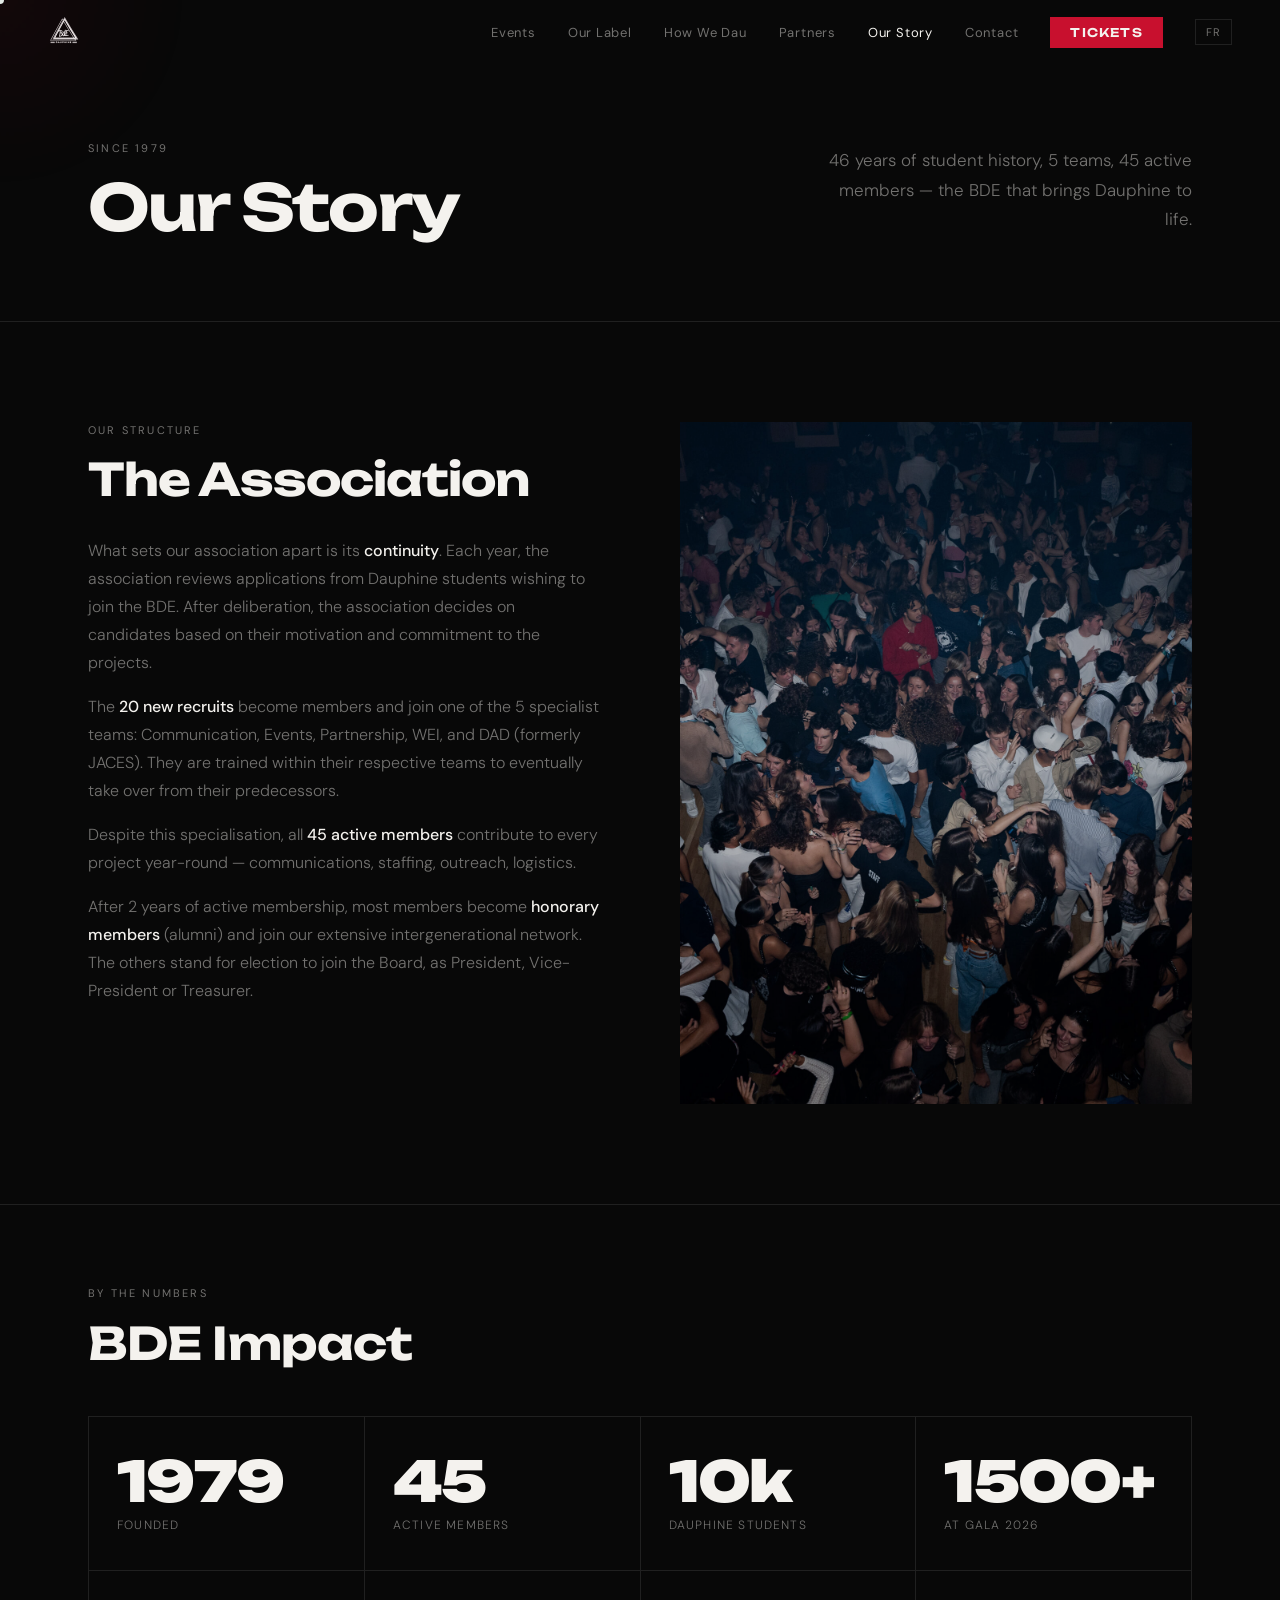
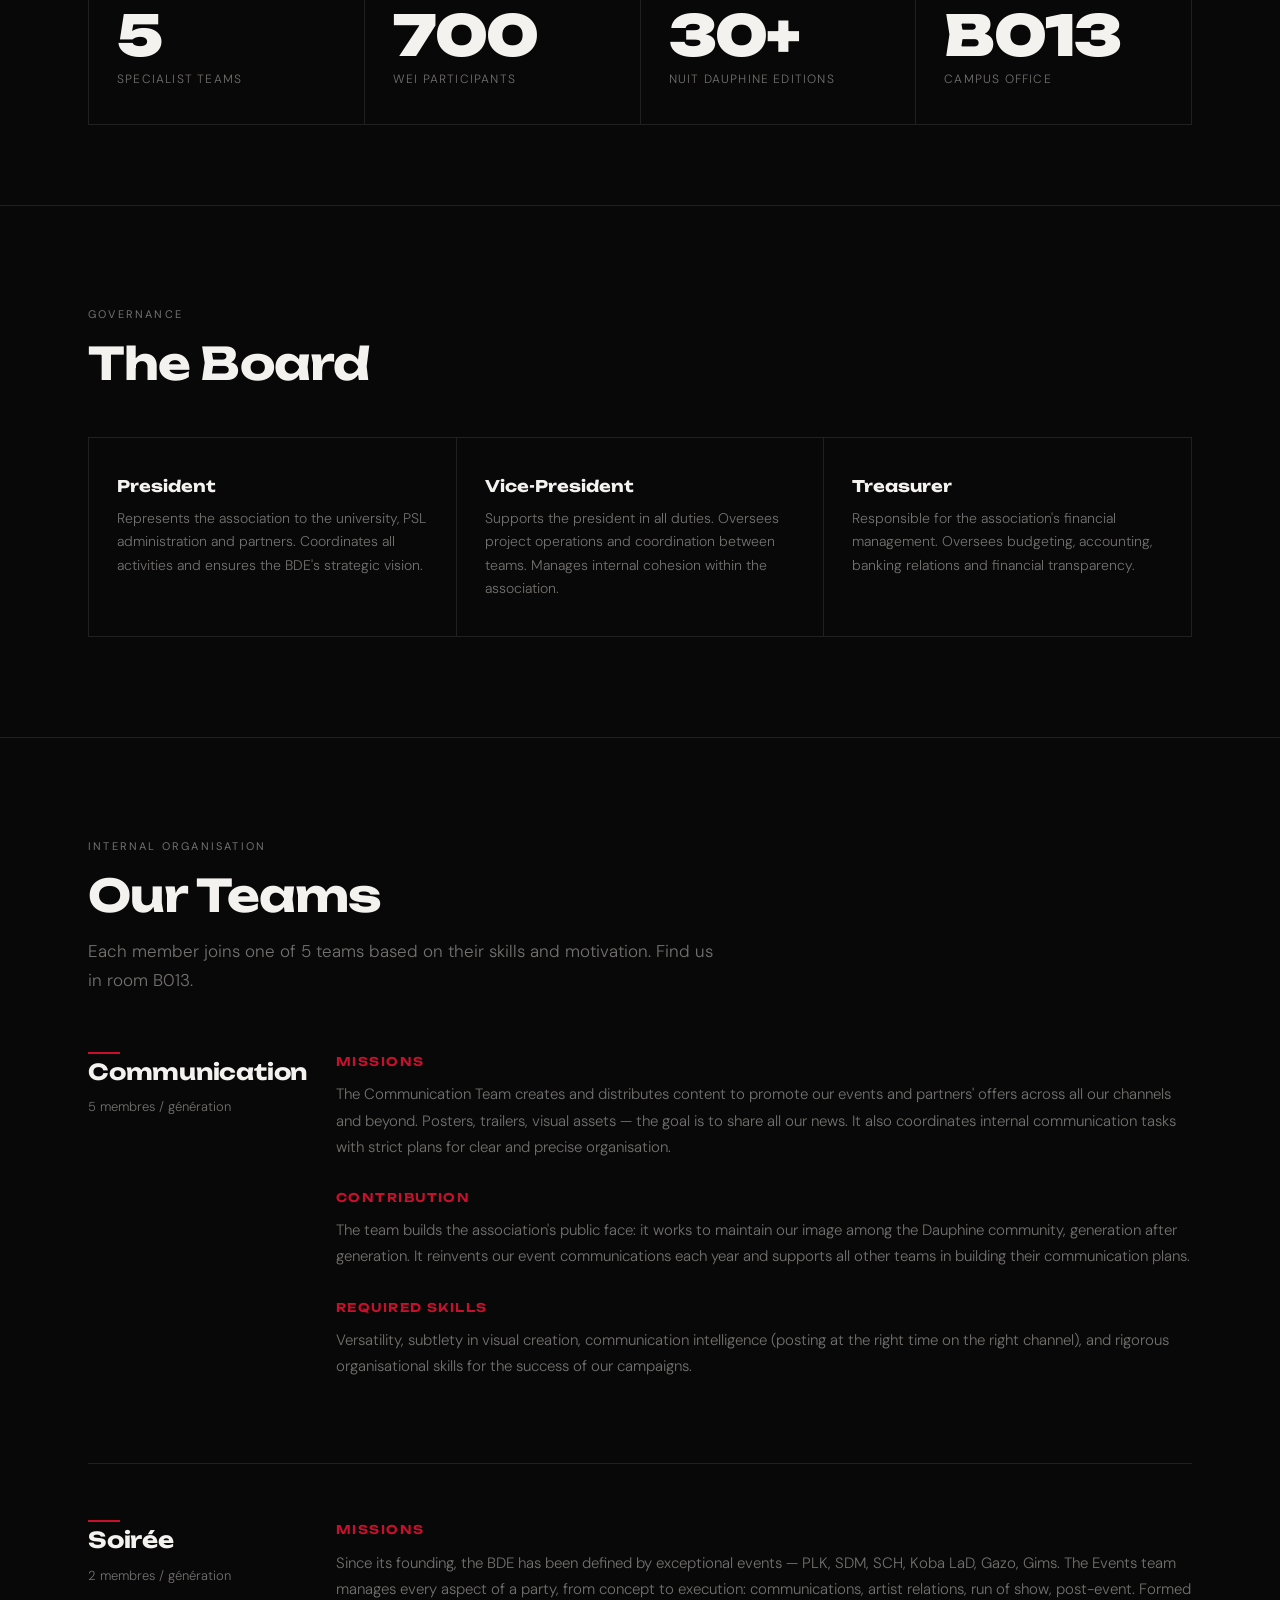
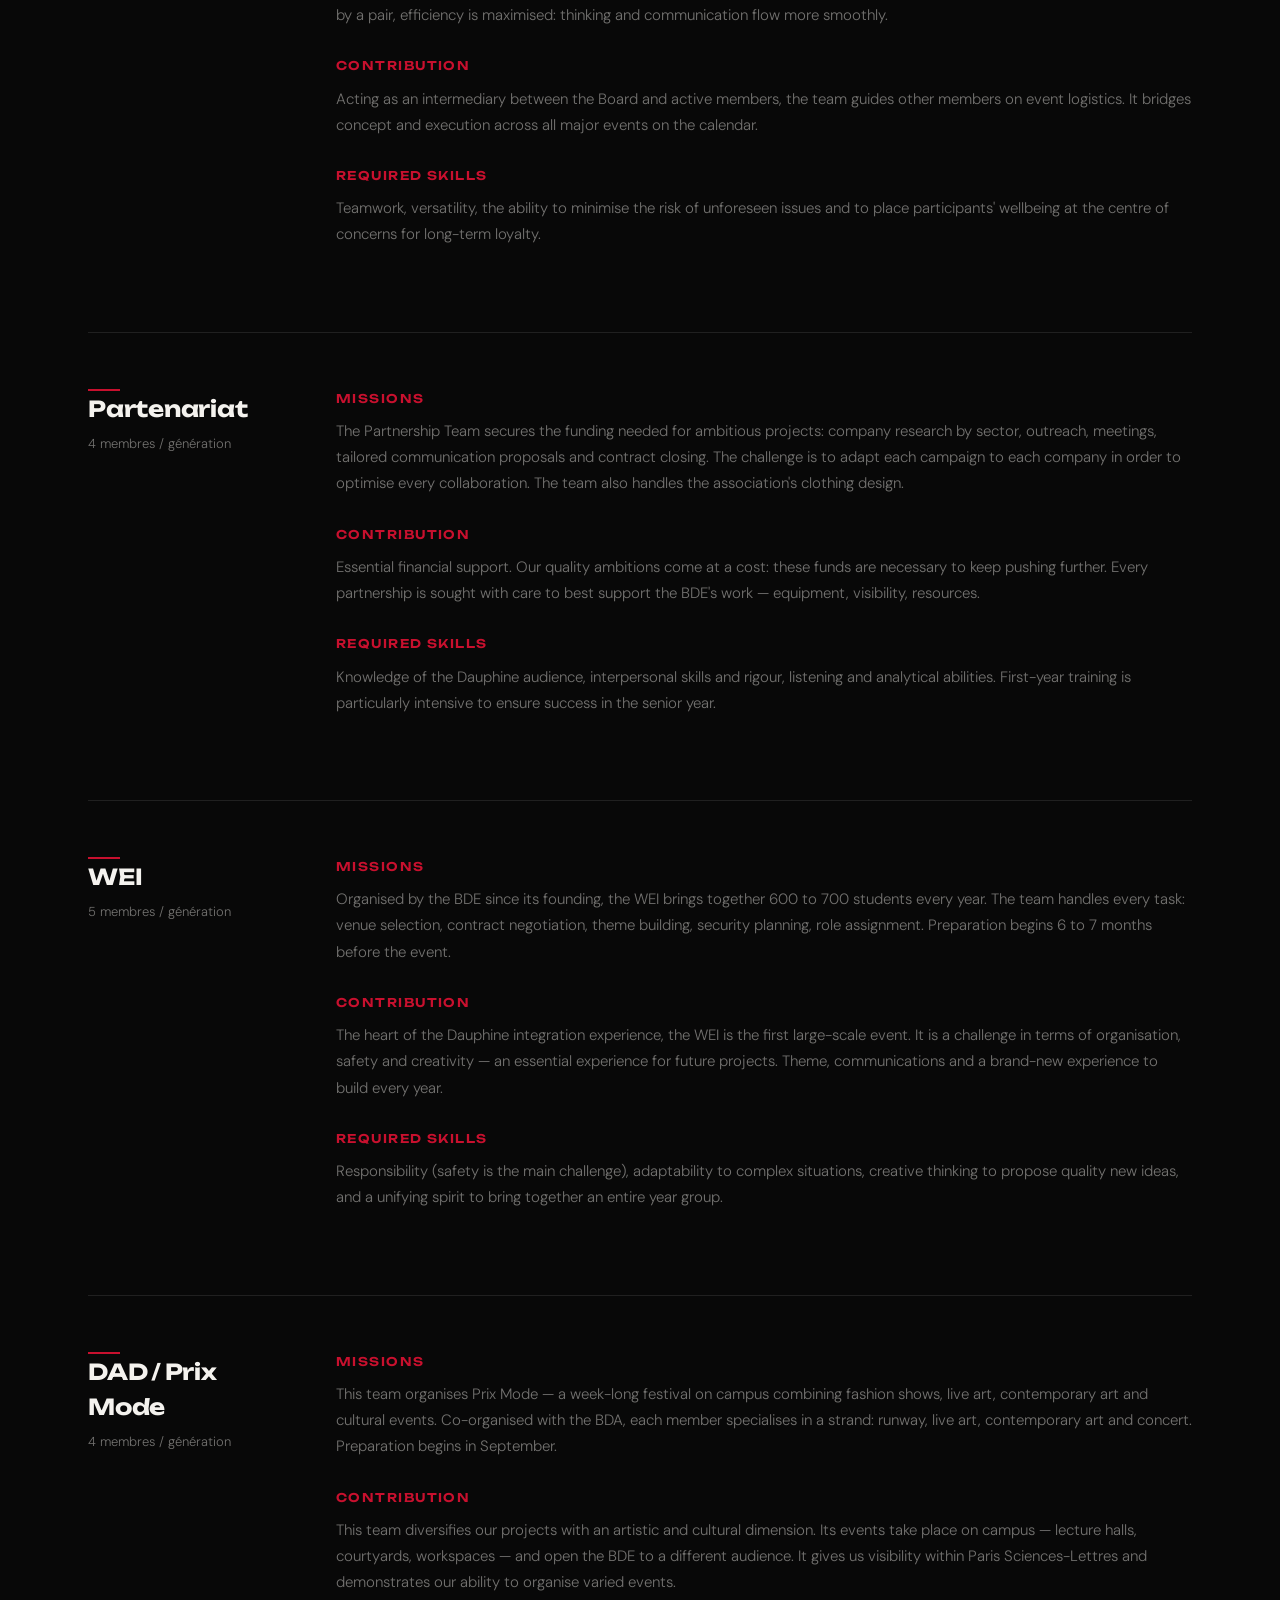
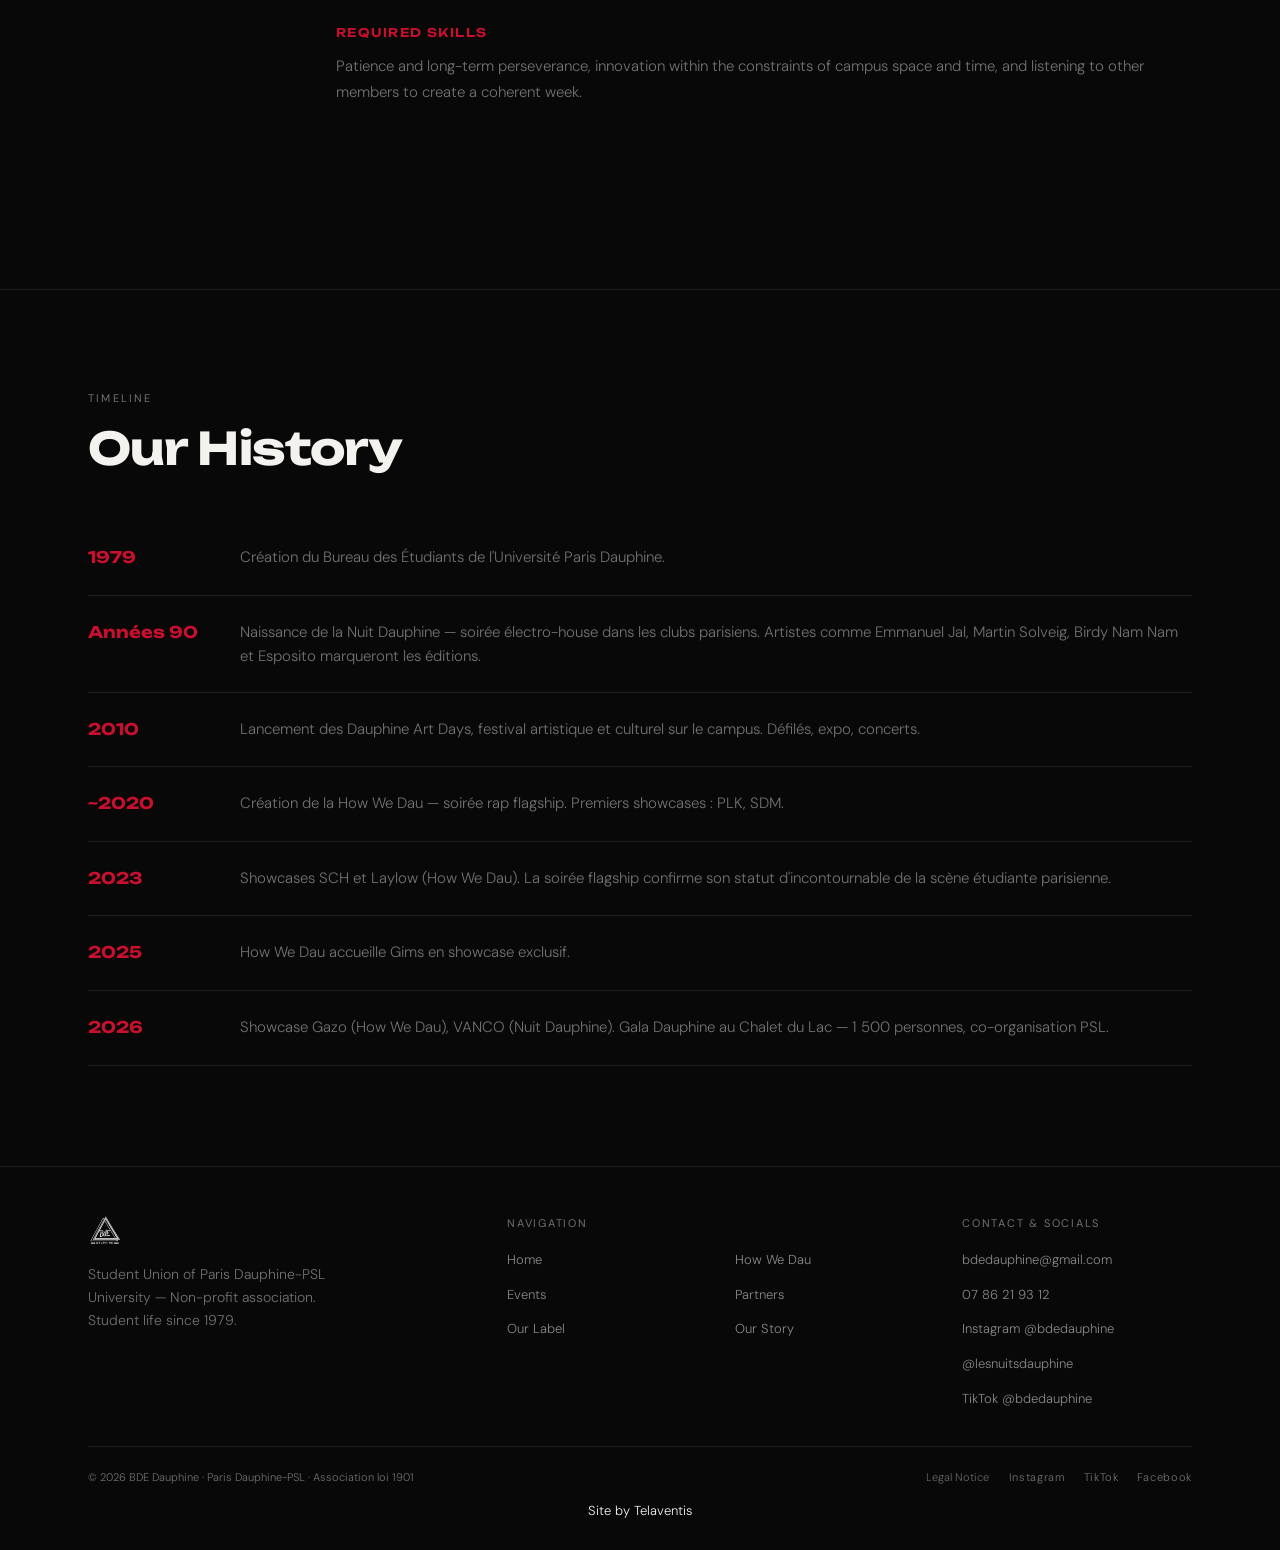
<file: about.html>
<!DOCTYPE html>

<html lang="fr">
<head>
<meta charset="utf-8"/>
<meta content="width=device-width, initial-scale=1.0" name="viewport"/>
<!-- Favicons / icons -->
<link href="favicon.ico" rel="icon" sizes="any"/>
<link href="favicon-16.png" rel="icon" sizes="16x16" type="image/png"/>
<link href="favicon-32.png" rel="icon" sizes="32x32" type="image/png"/>
<link href="apple-touch-icon.png" rel="apple-touch-icon" sizes="180x180"/>
<link href="site.webmanifest" rel="manifest"/>
<meta content="#050608" name="theme-color"/>
<title>Notre histoire — BDE Dauphine · Paris Dauphine-PSL depuis 1979</title>
<meta content="46 ans d'histoire du BDE Dauphine — 5 pôles, 45 membres actifs, des événements légendaires. Découvrez l'association étudiante de Paris Dauphine-PSL." name="description"/>
<meta content="index, follow" name="robots">
<!-- Social preview -->
<meta content="Notre histoire — BDE Dauphine · Paris Dauphine-PSL" property="og:title"/>
<meta content="46 ans d'histoire du BDE Dauphine — 5 pôles, 45 membres actifs, des événements légendaires." property="og:description"/>
<meta content="website" property="og:type"/>
<meta content="https://bdedauphine.fr/about.html" property="og:url"/>
<meta content="https://bdedauphine.fr/uploads/DSC04314-scaled.jpg" property="og:image"/>
<meta content="BDE Dauphine" property="og:site_name"/>
<meta content="fr_FR" property="og:locale"/>
<meta content="summary_large_image" name="twitter:card"/>
<meta content="Notre histoire — BDE Dauphine · Paris Dauphine-PSL" name="twitter:title"/>
<meta content="46 ans d'histoire du BDE Dauphine — 5 pôles, 45 membres actifs, des événements légendaires." name="twitter:description"/>
<meta content="https://bdedauphine.fr/uploads/DSC04314-scaled.jpg" name="twitter:image"/>
<link href="style.css" rel="stylesheet"/>
<style>
    .page-hero { padding: 140px 0 80px; border-bottom: 1px solid var(--border); }
    .page-hero-inner { display: flex; justify-content: space-between; align-items: flex-end; gap: 48px; }

    /* ── STRUCTURE INTRO ── */
    #structure { padding: 100px 0; border-bottom: 1px solid var(--border); }
    .structure-grid { display: grid; grid-template-columns: 1fr 1fr; gap: 80px; align-items: start; }
    .structure-text p { font-size: 16px; color: var(--muted); line-height: 1.75; margin-bottom: 16px; }
    .structure-text strong { color: var(--white); font-weight: 500; }
    .structure-photo { width: 100%; aspect-ratio: 3/4; overflow: hidden; }
    .structure-photo img { width: 100%; height: 100%; object-fit: cover; filter: brightness(0.8) saturate(0.9); }

    /* ── CHIFFRES CLÉS ── */
    #chiffres { padding: 80px 0; border-bottom: 1px solid var(--border); }
    .chiffres-grid { display: grid; grid-template-columns: repeat(4, 1fr); border-top: 1px solid var(--border); border-left: 1px solid var(--border); margin-top: 48px; }
    .chiffre-cell { border-right: 1px solid var(--border); border-bottom: 1px solid var(--border); padding: 36px 28px; }
    .chiffre-num { font-family: var(--font-title); font-size: clamp(36px, 5vw, 56px); font-weight: 900; letter-spacing: -0.03em; line-height: 1; margin-bottom: 8px; }
    .chiffre-label { font-size: 12px; color: var(--muted); letter-spacing: 0.1em; text-transform: uppercase; line-height: 1.4; }

    /* ── BUREAU ── */
    #bureau { padding: 100px 0; border-bottom: 1px solid var(--border); }
    .bureau-roles { display: grid; grid-template-columns: repeat(3, 1fr); gap: 0; border-top: 1px solid var(--border); border-left: 1px solid var(--border); margin-top: 48px; }
    .bureau-role { border-right: 1px solid var(--border); border-bottom: 1px solid var(--border); padding: 36px 28px; }
    .bureau-role-title { font-family: var(--font-title); font-size: 16px; font-weight: 700; margin-bottom: 8px; }
    .bureau-role-desc { font-size: 14px; color: var(--muted); line-height: 1.65; }

    /* ── PÔLES ── */
    #poles { padding: 100px 0; border-bottom: 1px solid var(--border); }
    .pole-section { padding: 56px 0; border-bottom: 1px solid var(--border); }
    .pole-section:last-child { border-bottom: none; }
    .pole-grid { display: grid; grid-template-columns: 200px 1fr; gap: 48px; align-items: start; }
    .pole-sidebar {}
    .pole-name { font-family: var(--font-title); font-size: 22px; font-weight: 700; letter-spacing: -0.01em; margin-bottom: 8px; }
    .pole-members { font-size: 13px; color: var(--muted); margin-bottom: 16px; }
    .pole-icon { width: 32px; height: 2px; background: var(--red); }
    .pole-content {}
    .pole-block { margin-bottom: 28px; }
    .pole-block-title { font-family: var(--font-title); font-size: 12px; font-weight: 600; letter-spacing: 0.12em; text-transform: uppercase; color: var(--red); margin-bottom: 10px; }
    .pole-block p { font-size: 15px; color: var(--muted); line-height: 1.75; }

    /* ── TIMELINE ── */
    #timeline { padding: 100px 0; }
    .timeline-items { margin-top: 48px; }
    .timeline-item { display: grid; grid-template-columns: 120px 1fr; gap: 32px; padding: 24px 0; border-bottom: 1px solid var(--border); }
    .timeline-year { font-family: var(--font-title); font-size: 16px; font-weight: 700; color: var(--red); }
    .timeline-desc { font-size: 15px; color: var(--muted); line-height: 1.6; }

    @media (max-width: 900px) {
      .page-hero-inner { flex-direction: column; align-items: flex-start; }
      .structure-grid { grid-template-columns: 1fr; }
      .chiffres-grid { grid-template-columns: 1fr 1fr; }
      .bureau-roles { grid-template-columns: 1fr; }
      .pole-grid { grid-template-columns: 1fr; }
      .timeline-item { grid-template-columns: 80px 1fr; }
    }
  </style>
</meta></head>
<body>
<div class="cursor-dot" id="cursorDot"></div>
<div class="cursor-blob" id="cursorBlob"></div>
<!-- =====================================================
     NAVIGATION GÉNÉRÉE AUTOMATIQUEMENT
     Source : /data/site.js > navigation
     Modifier les libellés et liens dans data/site.js.
     Ne pas écrire les liens de menu directement ici.
     ===================================================== --><nav data-render="nav" id="nav"></nav>
<div class="page-hero">
<div class="container">
<div class="page-hero-inner">
<div>
<div class="label-sm reveal">Since 1979</div>
<h1 class="title-xl reveal" data-en="Our Story" data-fr="Notre histoire" style="transition-delay:0.05s;">Notre histoire</h1>
</div>
<p class="body-lg reveal" data-en="46 years of student history, 5 teams, 45 active members — the BDE that brings Dauphine to life." data-fr="46 ans d'histoire associative, 5 pôles, 45 membres actifs — le BDE qui fait vivre Dauphine." style="max-width:380px;transition-delay:0.1s;">
          46 ans d'histoire associative, 5 pôles, 45 membres actifs — le BDE qui fait vivre Dauphine.
        </p>
</div>
</div>
</div>
<!-- STRUCTURE -->
<section id="structure">
<div class="container">
<div class="structure-grid">
<div class="reveal">
<div class="label-sm" data-en="Our Structure" data-fr="Notre structure">Notre structure</div>
<h2 class="title-lg" data-en="The Association" data-fr="L'association" style="margin-bottom:32px;">L'association</h2>
<div class="structure-text">
<p data-en="What sets our association apart is its &lt;strong&gt;continuity&lt;/strong&gt;. Each year, the association reviews applications from Dauphine students wishing to join the BDE. After deliberation, the association decides on candidates based on their motivation and commitment to the projects." data-fr="La particularité de notre association réside dans sa &lt;strong&gt;durabilité&lt;/strong&gt;. Chaque année, l'association étudie les demandes d'admission de dauphinois souhaitant intégrer le BDE. Après concertation, l'association statue sur l'acceptation des candidats, en fonction de leur motivation et de leur désir de s'investir pour les projets.">La particularité de notre association réside dans sa <strong>durabilité</strong>. Chaque année, l'association étudie les demandes d'admission de dauphinois souhaitant intégrer le BDE. Après concertation, l'association statue sur l'acceptation des candidats, en fonction de leur motivation et de leur désir de s'investir pour les projets.</p>
<p data-en="The &lt;strong&gt;20 new recruits&lt;/strong&gt; become members and join one of the 5 specialist teams: Communication, Events, Partnership, WEI, and DAD (formerly JACES). They are trained within their respective teams to eventually take over from their predecessors." data-fr="Les &lt;strong&gt;20 nouvelles recrues&lt;/strong&gt; deviennent alors bédéistes et intègrent l'un des 5 pôles constitutifs de l'association : Communication, Soirée, Partenariat, WEI, et DAD (ex-JACES). Ils sont formés selon leurs pôles respectifs, pour assurer à terme les missions de leurs prédécesseurs.">Les <strong>20 nouvelles recrues</strong> deviennent alors bédéistes et intègrent l'un des 5 pôles constitutifs de l'association : Communication, Soirée, Partenariat, WEI, et DAD (ex-JACES). Ils sont formés selon leurs pôles respectifs, pour assurer à terme les missions de leurs prédécesseurs.</p>
<p data-en="Despite this specialisation, all &lt;strong&gt;45 active members&lt;/strong&gt; contribute to every project year-round — communications, staffing, outreach, logistics." data-fr="Malgré cette spécialisation, les &lt;strong&gt;45 membres actifs&lt;/strong&gt; travaillent sur tous les projets, tout au long de l'année — communication, staff, prise de contact, logistique.">Malgré cette spécialisation, les <strong>45 membres actifs</strong> travaillent sur tous les projets, tout au long de l'année — communication, staff, prise de contact, logistique.</p>
<p data-en="After 2 years of active membership, most members become &lt;strong&gt;honorary members&lt;/strong&gt; (alumni) and join our extensive intergenerational network. The others stand for election to join the Board, as President, Vice-President or Treasurer." data-fr="Après 2 ans d'activité, la plupart des membres deviennent &lt;strong&gt;membres d'honneur&lt;/strong&gt; (« anciens ») et viennent agrandir notre large réseau intergénérationnel. Les autres actifs se présentent aux élections pour intégrer le Bureau, aux postes de Président, Vice-Président ou Trésorier.">Après 2 ans d'activité, la plupart des membres deviennent <strong>membres d'honneur</strong> (« anciens ») et viennent agrandir notre large réseau intergénérationnel. Les autres actifs se présentent aux élections pour intégrer le Bureau, aux postes de Président, Vice-Président ou Trésorier.</p>
</div>
</div>
<div class="reveal" style="transition-delay:0.2s;">
<div class="structure-photo">
<img alt="Équipe BDE Dauphine" src="uploads/DSC04314-scaled.jpg"/>
</div>
</div>
</div>
</div>
</section>
<!-- CHIFFRES -->
<section id="chiffres">
<div class="container">
<div class="label-sm reveal" data-en="By the Numbers" data-fr="En quelques chiffres">En quelques chiffres</div>
<h2 class="title-lg reveal" data-en="BDE Impact" data-fr="L'impact BDE" style="transition-delay:0.05s;">L'impact BDE</h2>
<div class="chiffres-grid reveal" style="transition-delay:0.1s;">
<div class="chiffre-cell"><div class="chiffre-num">1979</div><div class="chiffre-label" data-en="Founded" data-fr="Année de création">Année de création</div></div>
<div class="chiffre-cell"><div class="chiffre-num">45</div><div class="chiffre-label" data-en="Active members" data-fr="Membres actifs">Membres actifs</div></div>
<div class="chiffre-cell"><div class="chiffre-num">10k</div><div class="chiffre-label" data-en="Dauphine students" data-fr="Étudiants Dauphine">Étudiants Dauphine</div></div>
<div class="chiffre-cell"><div class="chiffre-num">1500+</div><div class="chiffre-label" data-en="At Gala 2026" data-fr="Au Gala 2026">Au Gala 2026</div></div>
<div class="chiffre-cell"><div class="chiffre-num">5</div><div class="chiffre-label" data-en="Specialist teams" data-fr="Pôles spécialisés">Pôles spécialisés</div></div>
<div class="chiffre-cell"><div class="chiffre-num">700</div><div class="chiffre-label" data-en="WEI participants" data-fr="Participants WEI">Participants WEI</div></div>
<div class="chiffre-cell"><div class="chiffre-num">30+</div><div class="chiffre-label" data-en="Nuit Dauphine editions" data-fr="Éditions Nuit Dauphine">Éditions Nuit Dauphine</div></div>
<div class="chiffre-cell"><div class="chiffre-num">B013</div><div class="chiffre-label" data-en="Campus office" data-fr="Bureau campus">Bureau campus</div></div>
</div>
</div>
</section>
<!-- BUREAU -->
<section id="bureau">
<div class="container">
<div class="reveal">
<div class="label-sm" data-en="Governance" data-fr="Gouvernance">Gouvernance</div>
<h2 class="title-lg" data-en="The Board" data-fr="Le Bureau">Le Bureau</h2>
</div>
<div class="bureau-roles reveal" style="transition-delay:0.1s;">
<div class="bureau-role">
<div class="bureau-role-title" data-en="President" data-fr="Président·e">Président·e</div>
<div class="bureau-role-desc" data-en="Represents the association to the university, PSL administration and partners. Coordinates all activities and ensures the BDE's strategic vision." data-fr="Représente l'association auprès de l'université, de l'administration PSL et des partenaires. Coordonne l'ensemble des activités et garantit la vision stratégique du BDE.">Représente l'association auprès de l'université, de l'administration PSL et des partenaires. Coordonne l'ensemble des activités et garantit la vision stratégique du BDE.</div>
</div>
<div class="bureau-role">
<div class="bureau-role-title" data-en="Vice-President" data-fr="Vice-Président·e">Vice-Président·e</div>
<div class="bureau-role-desc" data-en="Supports the president in all duties. Oversees project operations and coordination between teams. Manages internal cohesion within the association." data-fr="Seconde le président dans toutes ses missions. Assure le suivi opérationnel des projets et la liaison entre les pôles. Gère la cohésion interne de l'association.">Seconde le président dans toutes ses missions. Assure le suivi opérationnel des projets et la liaison entre les pôles. Gère la cohésion interne de l'association.</div>
</div>
<div class="bureau-role">
<div class="bureau-role-title" data-en="Treasurer" data-fr="Trésorier·e">Trésorier·e</div>
<div class="bureau-role-desc" data-en="Responsible for the association's financial management. Oversees budgeting, accounting, banking relations and financial transparency." data-fr="Responsable de la gestion financière de l'association. Assure le suivi budgétaire, la comptabilité, les relations bancaires et la transparence des comptes.">Responsable de la gestion financière de l'association. Assure le suivi budgétaire, la comptabilité, les relations bancaires et la transparence des comptes.</div>
</div>
</div>
</div>
</section>
<!-- PÔLES -->
<section id="poles">
<div class="container">
<div class="reveal">
<div class="label-sm" data-en="Internal Organisation" data-fr="Organisation interne">Organisation interne</div>
<h2 class="title-lg" data-en="Our Teams" data-fr="Nos pôles" style="margin-bottom:16px;">Nos pôles</h2>
<p class="body-lg" data-en="Each member joins one of 5 teams based on their skills and motivation. Find us in room B013." data-fr="Chaque bédéiste intègre l'un des 5 pôles selon ses compétences et sa motivation. Retrouve le BDE en B013." style="max-width:640px;">Chaque bédéiste intègre l'un des 5 pôles selon ses compétences et sa motivation. Retrouve le BDE en B013.</p>
</div>
<!-- Pôle Communication -->
<div class="pole-section reveal">
<div class="pole-grid">
<div class="pole-sidebar">
<div class="pole-icon"></div>
<div class="pole-name">Communication</div>
<div class="pole-members">5 membres / génération</div>
</div>
<div class="pole-content">
<div class="pole-block">
<div class="pole-block-title" data-en="Missions" data-fr="Missions">Missions</div>
<p data-en="The Communication Team creates and distributes content to promote our events and partners' offers across all our channels and beyond. Posters, trailers, visual assets — the goal is to share all our news. It also coordinates internal communication tasks with strict plans for clear and precise organisation." data-fr="Le Pôle Communication crée et diffuse des contenus pour promouvoir nos événements et les offres de nos partenaires, sur l'ensemble de nos réseaux et au-delà. Création d'affiches, trailers, supports visuels — l'idée est de diffuser toute notre actualité. Il coordonne aussi la répartition interne des tâches de communication avec des plans stricts pour une organisation claire et précise.">Le Pôle Communication crée et diffuse des contenus pour promouvoir nos événements et les offres de nos partenaires, sur l'ensemble de nos réseaux et au-delà. Création d'affiches, trailers, supports visuels — l'idée est de diffuser toute notre actualité. Il coordonne aussi la répartition interne des tâches de communication avec des plans stricts pour une organisation claire et précise.</p>
</div>
<div class="pole-block">
<div class="pole-block-title" data-en="Contribution" data-fr="Contribution">Contribution</div>
<p data-en="The team builds the association's public face: it works to maintain our image among the Dauphine community, generation after generation. It reinvents our event communications each year and supports all other teams in building their communication plans." data-fr="Le pôle érige la vitrine de l'association : il œuvre à la continuité de notre image auprès des dauphinois, génération après génération. Il réinvente chaque année la communication de nos événements et assiste tous les autres pôles dans le montage de leurs plans de communication.">Le pôle érige la vitrine de l'association : il œuvre à la continuité de notre image auprès des dauphinois, génération après génération. Il réinvente chaque année la communication de nos événements et assiste tous les autres pôles dans le montage de leurs plans de communication.</p>
</div>
<div class="pole-block">
<div class="pole-block-title" data-en="Required Skills" data-fr="Qualités requises">Qualités requises</div>
<p data-en="Versatility, subtlety in visual creation, communication intelligence (posting at the right time on the right channel), and rigorous organisational skills for the success of our campaigns." data-fr="Polyvalence, subtilité dans la création visuelle, intelligence de la communication (poster au bon moment sur le bon réseau), et sens de l'organisation rigoureux pour la réussite de nos campagnes.">Polyvalence, subtilité dans la création visuelle, intelligence de la communication (poster au bon moment sur le bon réseau), et sens de l'organisation rigoureux pour la réussite de nos campagnes.</p>
</div>
</div>
</div>
</div>
<!-- Pôle Soirée -->
<div class="pole-section reveal">
<div class="pole-grid">
<div class="pole-sidebar">
<div class="pole-icon"></div>
<div class="pole-name">Soirée</div>
<div class="pole-members">2 membres / génération</div>
</div>
<div class="pole-content">
<div class="pole-block">
<div class="pole-block-title" data-en="Missions" data-fr="Missions">Missions</div>
<p data-en="Since its founding, the BDE has been defined by exceptional events — PLK, SDM, SCH, Koba LaD, Gazo, Gims. The Events team manages every aspect of a party, from concept to execution: communications, artist relations, run of show, post-event. Formed by a pair, efficiency is maximised: thinking and communication flow more smoothly." data-fr="Depuis sa création, le BDE est marqué par l'organisation d'événements d'exception — PLK, SDM, SCH, Koba LaD, Gazo, Gims. Le pôle soirée gère tous les aspects d'une soirée, de sa conception à sa réalisation : communication, relation artiste, déroulé, post-événement. Constitué d'un binôme mixte, l'efficacité est optimisée : la réflexion et la communication y sont plus fluides.">Depuis sa création, le BDE est marqué par l'organisation d'événements d'exception — PLK, SDM, SCH, Koba LaD, Gazo, Gims. Le pôle soirée gère tous les aspects d'une soirée, de sa conception à sa réalisation : communication, relation artiste, déroulé, post-événement. Constitué d'un binôme mixte, l'efficacité est optimisée : la réflexion et la communication y sont plus fluides.</p>
</div>
<div class="pole-block">
<div class="pole-block-title" data-en="Contribution" data-fr="Contribution">Contribution</div>
<p data-en="Acting as an intermediary between the Board and active members, the team guides other members on event logistics. It bridges concept and execution across all major events on the calendar." data-fr="Intermédiaire entre le bureau et les actifs, le pôle guide les autres membres pour la logistique événementielle. Il fait le lien entre conception et exécution sur tous les grands rendez-vous du calendrier.">Intermédiaire entre le bureau et les actifs, le pôle guide les autres membres pour la logistique événementielle. Il fait le lien entre conception et exécution sur tous les grands rendez-vous du calendrier.</p>
</div>
<div class="pole-block">
<div class="pole-block-title" data-en="Required Skills" data-fr="Qualités requises">Qualités requises</div>
<p data-en="Teamwork, versatility, the ability to minimise the risk of unforeseen issues and to place participants' wellbeing at the centre of concerns for long-term loyalty." data-fr="Travail en équipe, polyvalence, capacité à minimiser les risques d'imprévus et à placer le bien-être des participants au centre des préoccupations pour fidéliser sur le long terme.">Travail en équipe, polyvalence, capacité à minimiser les risques d'imprévus et à placer le bien-être des participants au centre des préoccupations pour fidéliser sur le long terme.</p>
</div>
</div>
</div>
</div>
<!-- Pôle Partenariat -->
<div class="pole-section reveal">
<div class="pole-grid">
<div class="pole-sidebar">
<div class="pole-icon"></div>
<div class="pole-name">Partenariat</div>
<div class="pole-members">4 membres / génération</div>
</div>
<div class="pole-content">
<div class="pole-block">
<div class="pole-block-title" data-en="Missions" data-fr="Missions">Missions</div>
<p data-en="The Partnership Team secures the funding needed for ambitious projects: company research by sector, outreach, meetings, tailored communication proposals and contract closing. The challenge is to adapt each campaign to each company in order to optimise every collaboration. The team also handles the association's clothing design." data-fr="Le Pôle Partenariat acquiert les fonds nécessaires aux projets ambitieux. Référencement d'entreprises par secteur, prise de contact, rendez-vous, proposition de communication adaptée, conclusion de contrat. L'enjeu : adapter les campagnes en fonction de l'entreprise pour optimiser chaque collaboration. Le pôle assure aussi le design des vêtements de l'association.">Le Pôle Partenariat acquiert les fonds nécessaires aux projets ambitieux. Référencement d'entreprises par secteur, prise de contact, rendez-vous, proposition de communication adaptée, conclusion de contrat. L'enjeu : adapter les campagnes en fonction de l'entreprise pour optimiser chaque collaboration. Le pôle assure aussi le design des vêtements de l'association.</p>
</div>
<div class="pole-block">
<div class="pole-block-title" data-en="Contribution" data-fr="Contribution">Contribution</div>
<p data-en="Essential financial support. Our quality ambitions come at a cost: these funds are necessary to keep pushing further. Every partnership is sought with care to best support the BDE's work — equipment, visibility, resources." data-fr="Soutien financier indispensable. Notre ambition de qualité a un coût : ces fonds sont nécessaires pour aller toujours plus loin. Chaque partenariat est recherché avec minutie pour soutenir au mieux le travail du BDE — matériel, visibilité, ressources.">Soutien financier indispensable. Notre ambition de qualité a un coût : ces fonds sont nécessaires pour aller toujours plus loin. Chaque partenariat est recherché avec minutie pour soutenir au mieux le travail du BDE — matériel, visibilité, ressources.</p>
</div>
<div class="pole-block">
<div class="pole-block-title" data-en="Required Skills" data-fr="Qualités requises">Qualités requises</div>
<p data-en="Knowledge of the Dauphine audience, interpersonal skills and rigour, listening and analytical abilities. First-year training is particularly intensive to ensure success in the senior year." data-fr="Connaissance du public dauphinois, relationnel et rigueur, capacités d'écoute et d'analyse. La formation en première année est particulièrement soutenue pour réussir en année de responsable.">Connaissance du public dauphinois, relationnel et rigueur, capacités d'écoute et d'analyse. La formation en première année est particulièrement soutenue pour réussir en année de responsable.</p>
</div>
</div>
</div>
</div>
<!-- Pôle WEI -->
<div class="pole-section reveal">
<div class="pole-grid">
<div class="pole-sidebar">
<div class="pole-icon"></div>
<div class="pole-name">WEI</div>
<div class="pole-members">5 membres / génération</div>
</div>
<div class="pole-content">
<div class="pole-block">
<div class="pole-block-title" data-en="Missions" data-fr="Missions">Missions</div>
<p data-en="Organised by the BDE since its founding, the WEI brings together 600 to 700 students every year. The team handles every task: venue selection, contract negotiation, theme building, security planning, role assignment. Preparation begins 6 to 7 months before the event." data-fr="Organisé par le BDE depuis sa création, le WEI réunit 600 à 700 étudiants chaque année. Le pôle prend en charge l'ensemble des tâches : choix du lieu, négociation de contrat, construction du thème, quadrillage de la sécurité, répartition des rôles. La mise en place débute 6 à 7 mois avant l'événement.">Organisé par le BDE depuis sa création, le WEI réunit 600 à 700 étudiants chaque année. Le pôle prend en charge l'ensemble des tâches : choix du lieu, négociation de contrat, construction du thème, quadrillage de la sécurité, répartition des rôles. La mise en place débute 6 à 7 mois avant l'événement.</p>
</div>
<div class="pole-block">
<div class="pole-block-title" data-en="Contribution" data-fr="Contribution">Contribution</div>
<p data-en="The heart of the Dauphine integration experience, the WEI is the first large-scale event. It is a challenge in terms of organisation, safety and creativity — an essential experience for future projects. Theme, communications and a brand-new experience to build every year." data-fr="Cœur de l'intégration dauphinoise, le WEI est le premier événement de grande envergure. C'est un défi en termes d'organisation, de sécurité et de créativité — une expérience indispensable pour la suite des projets. Thème, communication et expérience inédite à construire chaque année.">Cœur de l'intégration dauphinoise, le WEI est le premier événement de grande envergure. C'est un défi en termes d'organisation, de sécurité et de créativité — une expérience indispensable pour la suite des projets. Thème, communication et expérience inédite à construire chaque année.</p>
</div>
<div class="pole-block">
<div class="pole-block-title" data-en="Required Skills" data-fr="Qualités requises">Qualités requises</div>
<p data-en="Responsibility (safety is the main challenge), adaptability to complex situations, creative thinking to propose quality new ideas, and a unifying spirit to bring together an entire year group." data-fr="Responsabilité (la sécurité est le principal challenge), adaptation aux situations compliquées, esprit créatif pour proposer de nouvelles idées qualitatives, et esprit fédérateur pour rassembler une promotion entière.">Responsabilité (la sécurité est le principal challenge), adaptation aux situations compliquées, esprit créatif pour proposer de nouvelles idées qualitatives, et esprit fédérateur pour rassembler une promotion entière.</p>
</div>
</div>
</div>
</div>
<!-- Pôle DAD -->
<div class="pole-section reveal">
<div class="pole-grid">
<div class="pole-sidebar">
<div class="pole-icon"></div>
<div class="pole-name">DAD / Prix Mode</div>
<div class="pole-members">4 membres / génération</div>
</div>
<div class="pole-content">
<div class="pole-block">
<div class="pole-block-title" data-en="Missions" data-fr="Missions">Missions</div>
<p data-en="This team organises Prix Mode — a week-long festival on campus combining fashion shows, live art, contemporary art and cultural events. Co-organised with the BDA, each member specialises in a strand: runway, live art, contemporary art and concert. Preparation begins in September." data-fr="Ce pôle organise le Prix Mode — une semaine de festival sur le campus mêlant défilés de mode, art vivant, art contemporain et événements culturels. Organisé en collaboration avec le BDA, chaque actif est spécialisé selon le déroulé : défilé, art vivant, art contemporain et concert. La préparation commence dès septembre.">Ce pôle organise le Prix Mode — une semaine de festival sur le campus mêlant défilés de mode, art vivant, art contemporain et événements culturels. Organisé en collaboration avec le BDA, chaque actif est spécialisé selon le déroulé : défilé, art vivant, art contemporain et concert. La préparation commence dès septembre.</p>
</div>
<div class="pole-block">
<div class="pole-block-title" data-en="Contribution" data-fr="Contribution">Contribution</div>
<p data-en="This team diversifies our projects with an artistic and cultural dimension. Its events take place on campus — lecture halls, courtyards, workspaces — and open the BDE to a different audience. It gives us visibility within Paris Sciences-Lettres and demonstrates our ability to organise varied events." data-fr="Ce pôle diversifie nos projets avec une dimension artistique et culturelle. Il se déroule au sein du campus — amphithéâtres, cour, espaces de travail — et ouvre le BDE à un public différent. Il nous donne une visibilité au sein de Paris Sciences-Lettres et montre notre capacité à organiser des événements variés.">Ce pôle diversifie nos projets avec une dimension artistique et culturelle. Il se déroule au sein du campus — amphithéâtres, cour, espaces de travail — et ouvre le BDE à un public différent. Il nous donne une visibilité au sein de Paris Sciences-Lettres et montre notre capacité à organiser des événements variés.</p>
</div>
<div class="pole-block">
<div class="pole-block-title" data-en="Required Skills" data-fr="Qualités requises">Qualités requises</div>
<p data-en="Patience and long-term perseverance, innovation within the constraints of campus space and time, and listening to other members to create a coherent week." data-fr="Patience et persévérance sur le long terme, capacité d'innovation dans le respect des contraintes d'espace et de temps du campus, et écoute des autres membres pour créer une semaine cohérente.">Patience et persévérance sur le long terme, capacité d'innovation dans le respect des contraintes d'espace et de temps du campus, et écoute des autres membres pour créer une semaine cohérente.</p>
</div>
</div>
</div>
</div>
</div>
</section>
<!-- TIMELINE -->
<section id="timeline">
<div class="container">
<div class="reveal">
<div class="label-sm" data-en="Timeline" data-fr="Chronologie">Chronologie</div>
<h2 class="title-lg" data-en="Our History" data-fr="Notre histoire">Notre histoire</h2>
</div>
<div class="timeline-items reveal" style="transition-delay:0.1s;">
<div class="timeline-item"><div class="timeline-year">1979</div><div class="timeline-desc">Création du Bureau des Étudiants de l'Université Paris Dauphine.</div></div>
<div class="timeline-item"><div class="timeline-year">Années 90</div><div class="timeline-desc">Naissance de la Nuit Dauphine — soirée électro-house dans les clubs parisiens. Artistes comme Emmanuel Jal, Martin Solveig, Birdy Nam Nam et Esposito marqueront les éditions.</div></div>
<div class="timeline-item"><div class="timeline-year">2010</div><div class="timeline-desc">Lancement des Dauphine Art Days, festival artistique et culturel sur le campus. Défilés, expo, concerts.</div></div>
<div class="timeline-item"><div class="timeline-year">~2020</div><div class="timeline-desc">Création de la How We Dau — soirée rap flagship. Premiers showcases : PLK, SDM.</div></div>
<div class="timeline-item"><div class="timeline-year">2023</div><div class="timeline-desc">Showcases SCH et Laylow (How We Dau). La soirée flagship confirme son statut d'incontournable de la scène étudiante parisienne.</div></div>
<div class="timeline-item"><div class="timeline-year">2025</div><div class="timeline-desc">How We Dau accueille Gims en showcase exclusif.</div></div>
<div class="timeline-item"><div class="timeline-year">2026</div><div class="timeline-desc">Showcase Gazo (How We Dau), VANCO (Nuit Dauphine). Gala Dauphine au Chalet du Lac — 1 500 personnes, co-organisation PSL.</div></div>
</div>
</div>
</section>
<!-- =====================================================
     FOOTER GÉNÉRÉ AUTOMATIQUEMENT
     Source : /data/site.js
     Modifier email, téléphone, année, réseaux sociaux dans data/site.js.
     ===================================================== --><footer data-render="footer"></footer>
<!-- =====================================================
     MODAL BILLETTERIE GÉNÉRÉE AUTOMATIQUEMENT
     Source : /data/site.js > ticket
     Modifier le lien Shotgun dans data/site.js.
     ===================================================== --><div class="modal-overlay" data-render="ticket-modal" id="ticketModal" onclick="closeModalOnBg(event)"></div>
<!-- =====================================================
     AFFICHE DE L'ÉVÉNEMENT À VENIR — contenu généré par js/render.js
     Réglages : csv/config.csv (affiche_*) et csv/events.csv (colonnes AFFICHE *)
     ===================================================== --><dialog class="affiche-dialog" data-render="affiche" id="afficheModal" aria-labelledby="afficheTitle"></dialog>

<!-- =====================================================
     DONNÉES + MOTEUR DE RENDU
     Pour modifier les contenus, éditer les fichiers /data/*.js.
     Les fichiers /js/*.js transforment ces données en HTML.
     ===================================================== -->
<script src="data/site.js"></script>
<script src="data/sponsors.js"></script>
<script src="data/events.js"></script>
<script src="data/galleries.js"></script>
<script src="data/artists.js"></script>
<script src="data/pages.js"></script>
<script src="data/legal.js"></script>
<script src="js/components.js"></script>
<script src="js/render.js"></script>
<script src="js/main.js"></script>
<script src="js/affiche.js"></script>
<script>
    const dot=document.getElementById('cursorDot'),blob=document.getElementById('cursorBlob');let mx=0,my=0,bx=0,by=0;
    document.addEventListener('mousemove',e=>{mx=e.clientX;my=e.clientY;dot.style.left=mx+'px';dot.style.top=my+'px';});
    function ab(){bx+=(mx-bx)*0.07;by+=(my-by)*0.07;blob.style.left=bx+'px';blob.style.top=by+'px';requestAnimationFrame(ab);}ab();
    const nav=document.getElementById('nav');window.addEventListener('scroll',()=>nav.classList.toggle('scrolled',window.scrollY>40),{passive:true});
    const obs=new IntersectionObserver(entries=>{entries.forEach(e=>{if(e.isIntersecting){e.target.classList.add('in');obs.unobserve(e.target);}});},{threshold:0.08,rootMargin:'0px 0px -32px 0px'});
    document.querySelectorAll('.reveal').forEach(el=>obs.observe(el));
    function toggleNav(){const b=document.getElementById('navBurger'),l=document.getElementById('navLinks');b.classList.toggle('open');l.classList.toggle('open');document.body.style.overflow=l.classList.contains('open')?'hidden':'';}
    document.querySelectorAll('#navLinks a').forEach(a=>a.addEventListener('click',()=>{document.getElementById('navLinks').classList.remove('open');document.getElementById('navBurger').classList.remove('open');document.body.style.overflow='';}));
    const modal=document.getElementById('ticketModal');
    function openModal(e){if(e)e.preventDefault();modal.classList.add('open');document.body.style.overflow='hidden';}
    function closeModal(){modal.classList.remove('open');document.body.style.overflow='';}
    function closeModalOnBg(e){if(e.target===modal)closeModal();}
    document.addEventListener('keydown',e=>{if(e.key==='Escape')closeModal();});
    const LANG_KEY='bde-lang';
    function applyLang(lang){document.documentElement.lang=lang;const b=document.getElementById('langToggle');if(b)b.textContent=lang==='en'?'FR':'EN';document.querySelectorAll('[data-fr]').forEach(el=>{el.innerHTML=lang==='en'?el.dataset.en:el.dataset.fr;});localStorage.setItem(LANG_KEY,lang);}
    function toggleLang(){applyLang(document.documentElement.lang==='fr'?'en':'fr');}
    (function(){const s=localStorage.getItem(LANG_KEY);if(s){applyLang(s);return;}if(!(navigator.language||'fr').toLowerCase().startsWith('fr'))applyLang('en');})();
  </script>
</body>
</html>
</file>
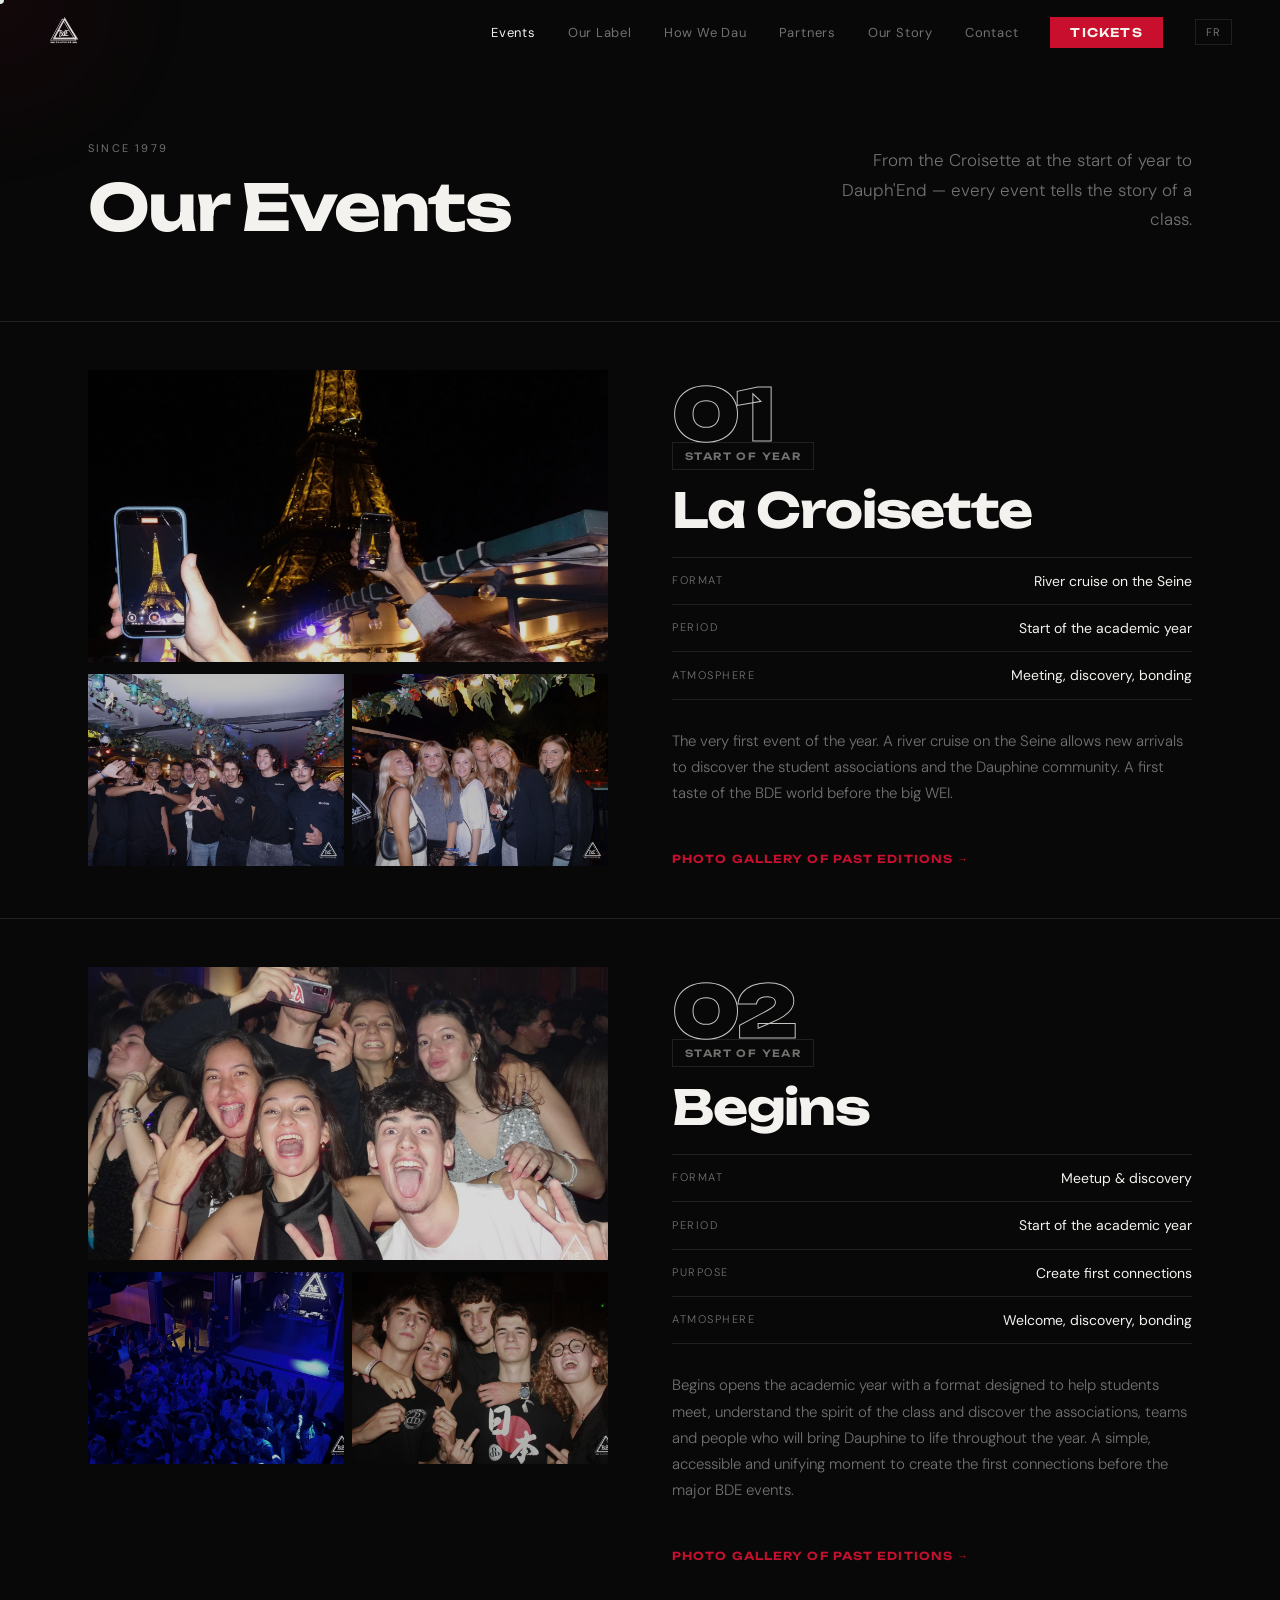
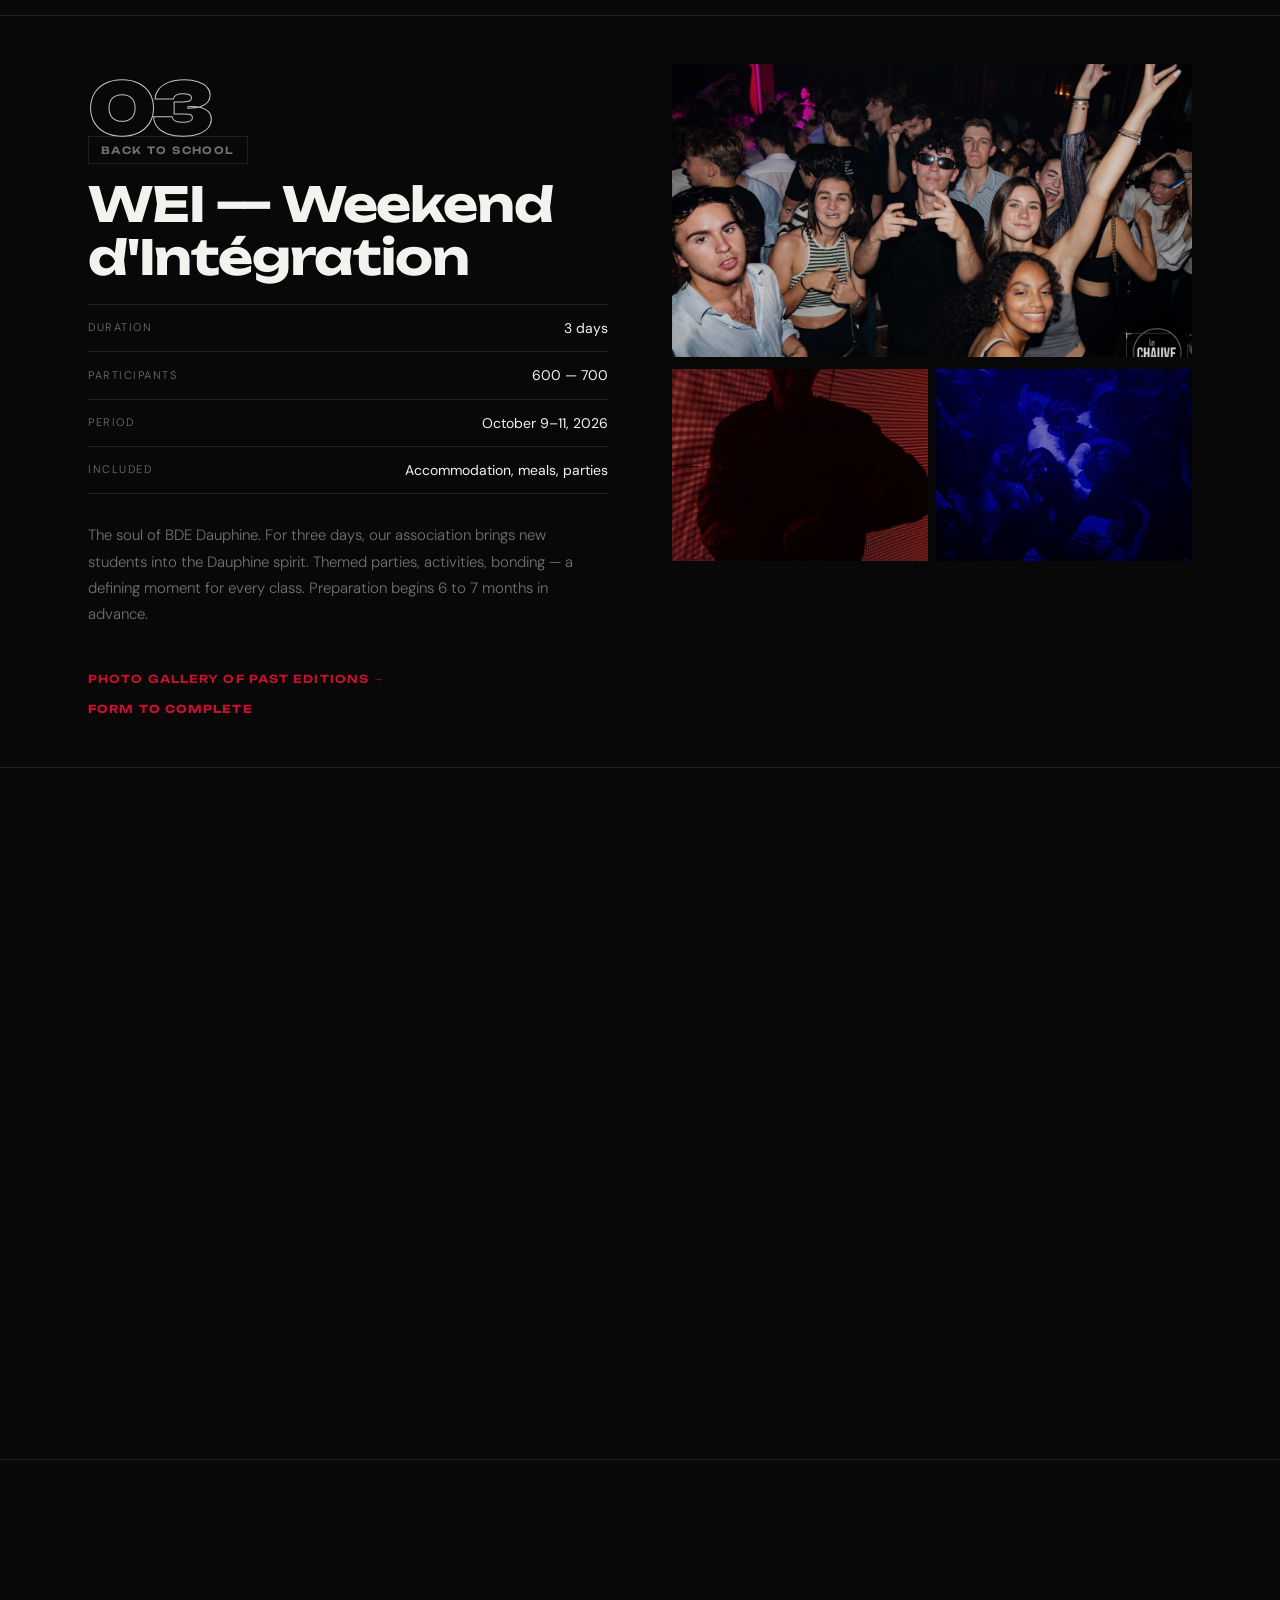
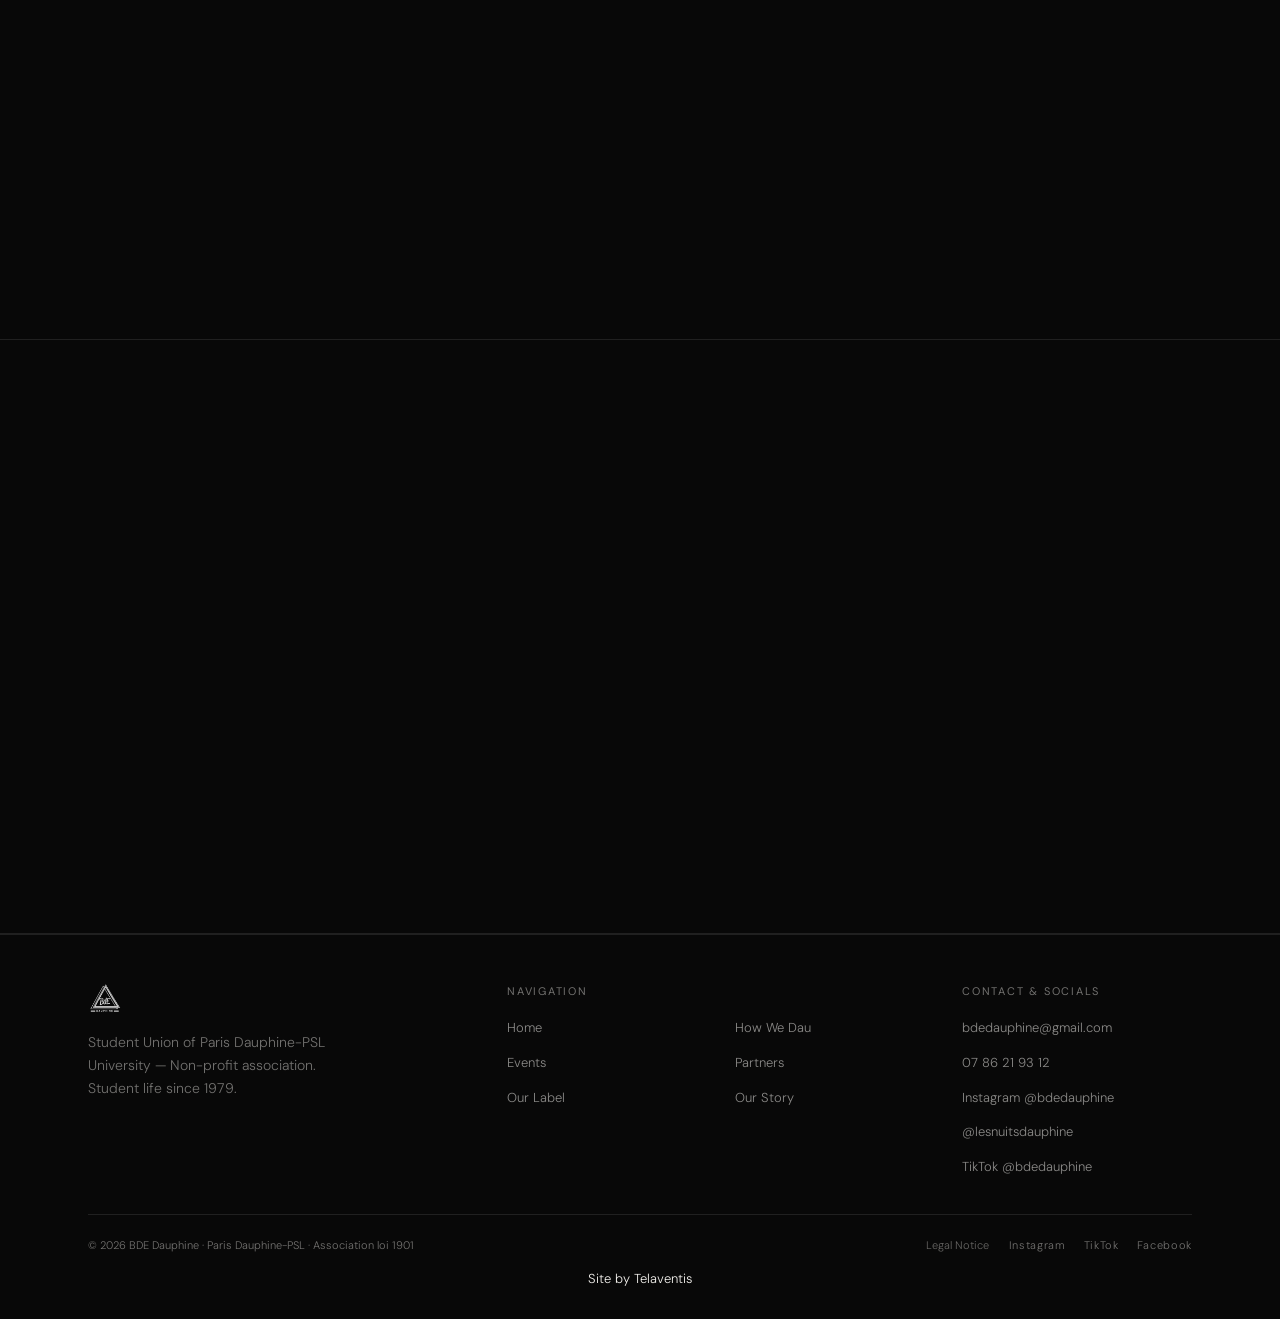
<file: evenements.html>
<!DOCTYPE html>

<html lang="fr">
<head>
<meta charset="utf-8"/>
<meta content="width=device-width, initial-scale=1.0" name="viewport"/>
<!-- Favicons / icons -->
<link href="favicon.ico" rel="icon" sizes="any"/>
<link href="favicon-16.png" rel="icon" sizes="16x16" type="image/png"/>
<link href="favicon-32.png" rel="icon" sizes="32x32" type="image/png"/>
<link href="apple-touch-icon.png" rel="apple-touch-icon" sizes="180x180"/>
<link href="site.webmanifest" rel="manifest"/>
<meta content="#050608" name="theme-color"/>
<title>Événements — BDE Dauphine · Paris Dauphine-PSL</title>
<meta content="Tous les événements du BDE Dauphine : Gala, WEI, How We Dau, Nuit Dauphine, Prix Mode, Croisette et Dauph'End. La vie étudiante de Paris Dauphine-PSL." name="description"/>
<meta content="index, follow" name="robots">
<!-- Social preview -->
<meta content="Événements — BDE Dauphine · Paris Dauphine-PSL" property="og:title"/>
<meta content="Tous les événements du BDE Dauphine : Gala, WEI, How We Dau, Nuit Dauphine, Prix Mode, Croisette et Dauph'End." property="og:description"/>
<meta content="website" property="og:type"/>
<meta content="https://bdedauphine.fr/evenements.html" property="og:url"/>
<meta content="https://bdedauphine.fr/uploads/DSC04545-scaled.jpg" property="og:image"/>
<meta content="BDE Dauphine" property="og:site_name"/>
<meta content="fr_FR" property="og:locale"/>
<meta content="summary_large_image" name="twitter:card"/>
<meta content="Événements — BDE Dauphine · Paris Dauphine-PSL" name="twitter:title"/>
<meta content="Tous les événements du BDE Dauphine : Gala, WEI, How We Dau, Nuit Dauphine, Prix Mode, Croisette et Dauph'End." name="twitter:description"/>
<meta content="https://bdedauphine.fr/uploads/DSC04545-scaled.jpg" name="twitter:image"/>
<link href="style.css" rel="stylesheet"/>
<style>
    .page-hero { padding: 140px 0 80px; border-bottom: 1px solid var(--border); }
    .page-hero-inner { display: flex; justify-content: space-between; align-items: flex-end; gap: 48px; }
    .event-section { padding: 48px 0; border-bottom: 1px solid var(--border); }
    .event-detail-grid { display: grid; grid-template-columns: 1fr 1fr; gap: 64px; align-items: start; }
    .event-detail-grid.reverse { direction: rtl; }
    .event-detail-grid.reverse > * { direction: ltr; }
    .event-img-main { width: 100%; aspect-ratio: 16/9; overflow: hidden; position: relative; }
    .event-img-main img { width: 100%; height: 100%; object-fit: cover; filter: brightness(0.85) saturate(0.9); transition: transform 0.6s cubic-bezier(0.16,1,0.3,1); }
    .event-img-main:hover img { transform: scale(1.03); }
    .event-detail-content { padding-top: 8px; }
    .event-num { font-family: var(--font-title); font-size: clamp(40px, 6vw, 72px); font-weight: 900; line-height: 1; letter-spacing: -0.05em; -webkit-text-stroke: 1px rgba(244,242,238,0.80); color: transparent; margin-bottom: -8px; }
    .event-name-big { font-family: var(--font-title); font-size: clamp(28px, 4vw, 48px); font-weight: 700; letter-spacing: -0.025em; line-height: 1.1; margin-bottom: 20px; }
    .event-meta-list { display: flex; flex-direction: column; gap: 0; margin-bottom: 28px; border-top: 1px solid var(--border); }
    .event-meta-item { display: flex; justify-content: space-between; align-items: center; padding: 12px 0; border-bottom: 1px solid var(--border); }
    .event-meta-key { font-size: 11px; letter-spacing: 0.14em; text-transform: uppercase; color: var(--muted); }
    .event-meta-val { font-size: 14px; font-weight: 400; text-align: right; }
    .event-body { font-size: 15px; color: var(--muted); line-height: 1.75; margin-bottom: 28px; }
    .event-gallery-sub { display: grid; grid-template-columns: 1fr 1fr; gap: 8px; margin-top: 12px; }
    .event-gallery-sub-item { aspect-ratio: 4/3; overflow: hidden; }
    .event-gallery-sub-item img { width: 100%; height: 100%; object-fit: cover; filter: brightness(0.75) saturate(0.85); transition: filter 0.3s; }
    .event-gallery-sub-item:hover img { filter: brightness(0.9) saturate(1); }
    .event-gallery-link { display: inline-flex; align-items: center; gap: 8px; margin-top: 16px; font-family: var(--font-title); font-size: 11px; font-weight: 600; letter-spacing: 0.1em; text-transform: uppercase; text-decoration: none; color: var(--red); cursor: none; transition: opacity 0.2s; }
    .event-gallery-link:hover { opacity: 0.7; }
    .event-dossier-link { display: table; width: fit-content; margin-top: 10px; font-family: var(--font-title); font-size: 11px; font-weight: 700; letter-spacing: 0.1em; text-transform: uppercase; text-decoration: none; color: var(--red); cursor: none; transition: opacity 0.2s; }
    .event-dossier-link:hover { opacity: 0.7; }
    /* ── ARTIST LINEUP ── */
    .artist-lineup { display: flex; flex-wrap: wrap; gap: 8px; margin: 16px 0; }
    .artist-tag { font-family: var(--font-title); font-size: 11px; font-weight: 600; letter-spacing: 0.06em; padding: 6px 14px; border: 1px solid var(--border); color: var(--white); }
    .artist-tag.highlight { border-color: var(--red); color: var(--red); }

    @media (max-width: 900px) {
      .event-detail-grid, .event-detail-grid.reverse { grid-template-columns: 1fr; direction: ltr; }
      .page-hero-inner { flex-direction: column; align-items: flex-start; }
    }
  </style>
</meta></head>
<body>
<div class="cursor-dot" id="cursorDot"></div>
<div class="cursor-blob" id="cursorBlob"></div>
<!-- =====================================================
     NAVIGATION GÉNÉRÉE AUTOMATIQUEMENT
     Source : /data/site.js > navigation
     Modifier les libellés et liens dans data/site.js.
     Ne pas écrire les liens de menu directement ici.
     ===================================================== --><nav data-render="nav" id="nav"></nav>
<div class="page-hero">
<div class="container">
<div class="page-hero-inner">
<div>
<div class="label-sm reveal" data-en="Since 1979" data-fr="Depuis 1979">Depuis 1979</div>
<h1 class="title-xl reveal" data-en="Our Events" data-fr="Nos événements" style="transition-delay:0.05s;">Nos événements</h1>
</div>
<p class="body-lg reveal" data-en="From the Croisette at the start of year to Dauph'End — every event tells the story of a class." data-fr="De la Croisette de rentrée au Dauph'End — chaque événement raconte l'histoire de la promotion." style="max-width:380px;transition-delay:0.1s;">
          De la Croisette de rentrée au Dauph'End — chaque événement raconte l'histoire de la promotion.
        </p>
</div>
</div>
</div>
<!-- 01 · BEGIN'S -->
<!-- =====================================================
     SECTIONS ÉVÉNEMENTS AUTOMATIQUES
     Source : /data/events.js
     Pour ajouter/modifier un événement, éditer data/events.js.
     showOnEventsPage: true => affiché sur cette page.
     ===================================================== --><div data-render="events-page"></div>
<!-- 02 · LA CROISETTE -->
<!-- 03 · WEI -->
<!-- 04 · NUIT DAUPHINE -->
<!-- 05 · HOW WE DAU (page complète) -->
<!-- 06 · GALA -->
<!-- 07 · PRIX MODE -->
<!-- 08 · DAUPH'END -->
<!-- Footer -->
<!-- =====================================================
     FOOTER GÉNÉRÉ AUTOMATIQUEMENT
     Source : /data/site.js
     Modifier email, téléphone, année, réseaux sociaux dans data/site.js.
     ===================================================== --><footer data-render="footer"></footer>
<!-- =====================================================
     MODAL BILLETTERIE GÉNÉRÉE AUTOMATIQUEMENT
     Source : /data/site.js > ticket
     Modifier le lien Shotgun dans data/site.js.
     ===================================================== --><div class="modal-overlay" data-render="ticket-modal" id="ticketModal" onclick="closeModalOnBg(event)"></div>
<!-- =====================================================
     AFFICHE DE L'ÉVÉNEMENT À VENIR — contenu généré par js/render.js
     Réglages : csv/config.csv (affiche_*) et csv/events.csv (colonnes AFFICHE *)
     ===================================================== --><dialog class="affiche-dialog" data-render="affiche" id="afficheModal" aria-labelledby="afficheTitle"></dialog>

<!-- =====================================================
     DONNÉES + MOTEUR DE RENDU
     Pour modifier les contenus, éditer les fichiers /data/*.js.
     Les fichiers /js/*.js transforment ces données en HTML.
     ===================================================== -->
<script src="data/site.js"></script>
<script src="data/sponsors.js"></script>
<script src="data/events.js"></script>
<script src="data/galleries.js"></script>
<script src="data/artists.js"></script>
<script src="data/pages.js"></script>
<script src="data/legal.js"></script>
<script src="js/components.js"></script>
<script src="js/render.js"></script>
<script src="js/main.js"></script>
<script src="js/affiche.js"></script>
<script>
    const dot=document.getElementById('cursorDot'),blob=document.getElementById('cursorBlob');let mx=0,my=0,bx=0,by=0;
    document.addEventListener('mousemove',e=>{mx=e.clientX;my=e.clientY;dot.style.left=mx+'px';dot.style.top=my+'px';});
    function ab(){bx+=(mx-bx)*0.07;by+=(my-by)*0.07;blob.style.left=bx+'px';blob.style.top=by+'px';requestAnimationFrame(ab);}ab();
    const nav=document.getElementById('nav');window.addEventListener('scroll',()=>nav.classList.toggle('scrolled',window.scrollY>40),{passive:true});
    const obs=new IntersectionObserver(entries=>{entries.forEach(e=>{if(e.isIntersecting){e.target.classList.add('in');obs.unobserve(e.target);}});},{threshold:0.08,rootMargin:'0px 0px -32px 0px'});
    document.querySelectorAll('.reveal').forEach(el=>obs.observe(el));
    function toggleNav(){const b=document.getElementById('navBurger'),l=document.getElementById('navLinks');b.classList.toggle('open');l.classList.toggle('open');document.body.style.overflow=l.classList.contains('open')?'hidden':'';}
    document.querySelectorAll('#navLinks a').forEach(a=>a.addEventListener('click',()=>{document.getElementById('navLinks').classList.remove('open');document.getElementById('navBurger').classList.remove('open');document.body.style.overflow='';}));
    const modal=document.getElementById('ticketModal');
    function openModal(e){if(e)e.preventDefault();modal.classList.add('open');document.body.style.overflow='hidden';}
    function closeModal(){modal.classList.remove('open');document.body.style.overflow='';}
    function closeModalOnBg(e){if(e.target===modal)closeModal();}
    document.addEventListener('keydown',e=>{if(e.key==='Escape')closeModal();});
    const LANG_KEY='bde-lang';
    function applyLang(lang){document.documentElement.lang=lang;const b=document.getElementById('langToggle');if(b)b.textContent=lang==='en'?'FR':'EN';document.querySelectorAll('[data-fr]').forEach(el=>{el.innerHTML=lang==='en'?el.dataset.en:el.dataset.fr;});localStorage.setItem(LANG_KEY,lang);}
    function toggleLang(){applyLang(document.documentElement.lang==='fr'?'en':'fr');}
    (function(){const s=localStorage.getItem(LANG_KEY);if(s){applyLang(s);return;}if(!(navigator.language||'fr').toLowerCase().startsWith('fr'))applyLang('en');})();
  </script>
</body>
</html>
</file>
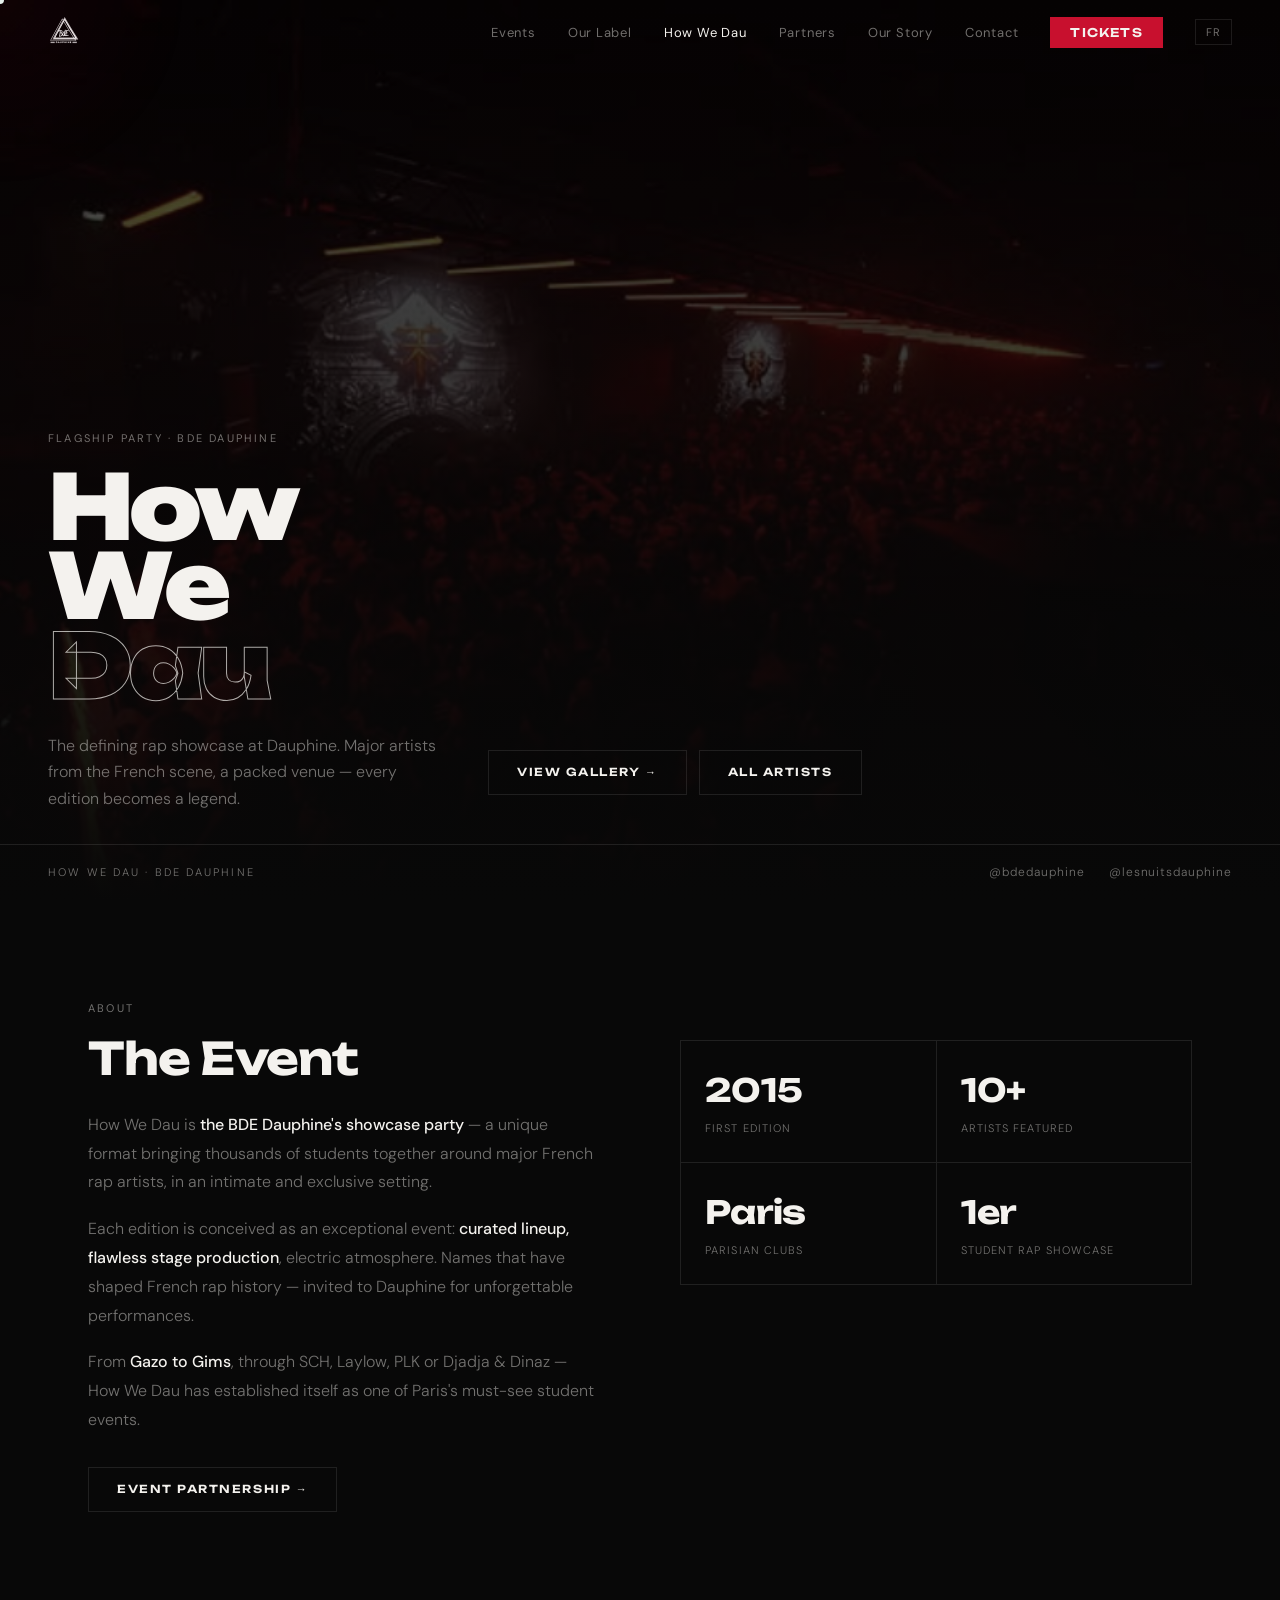
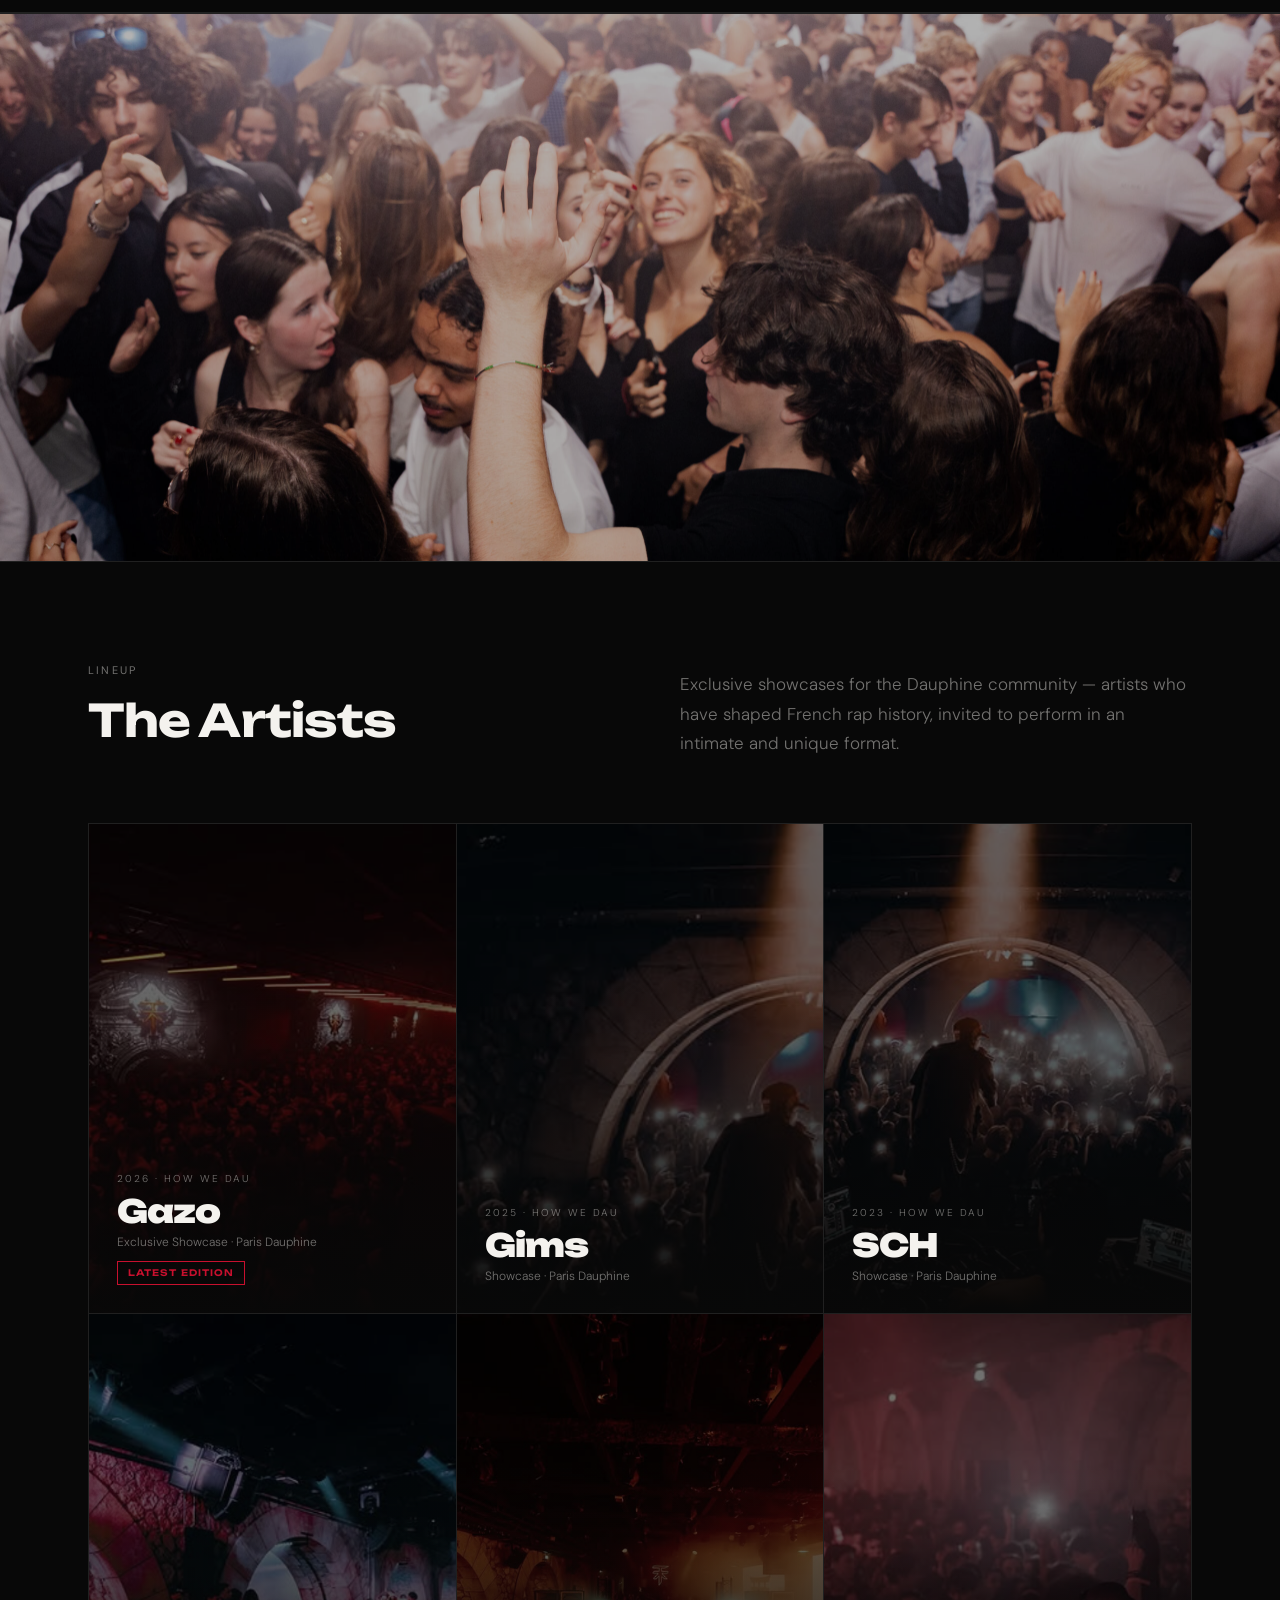
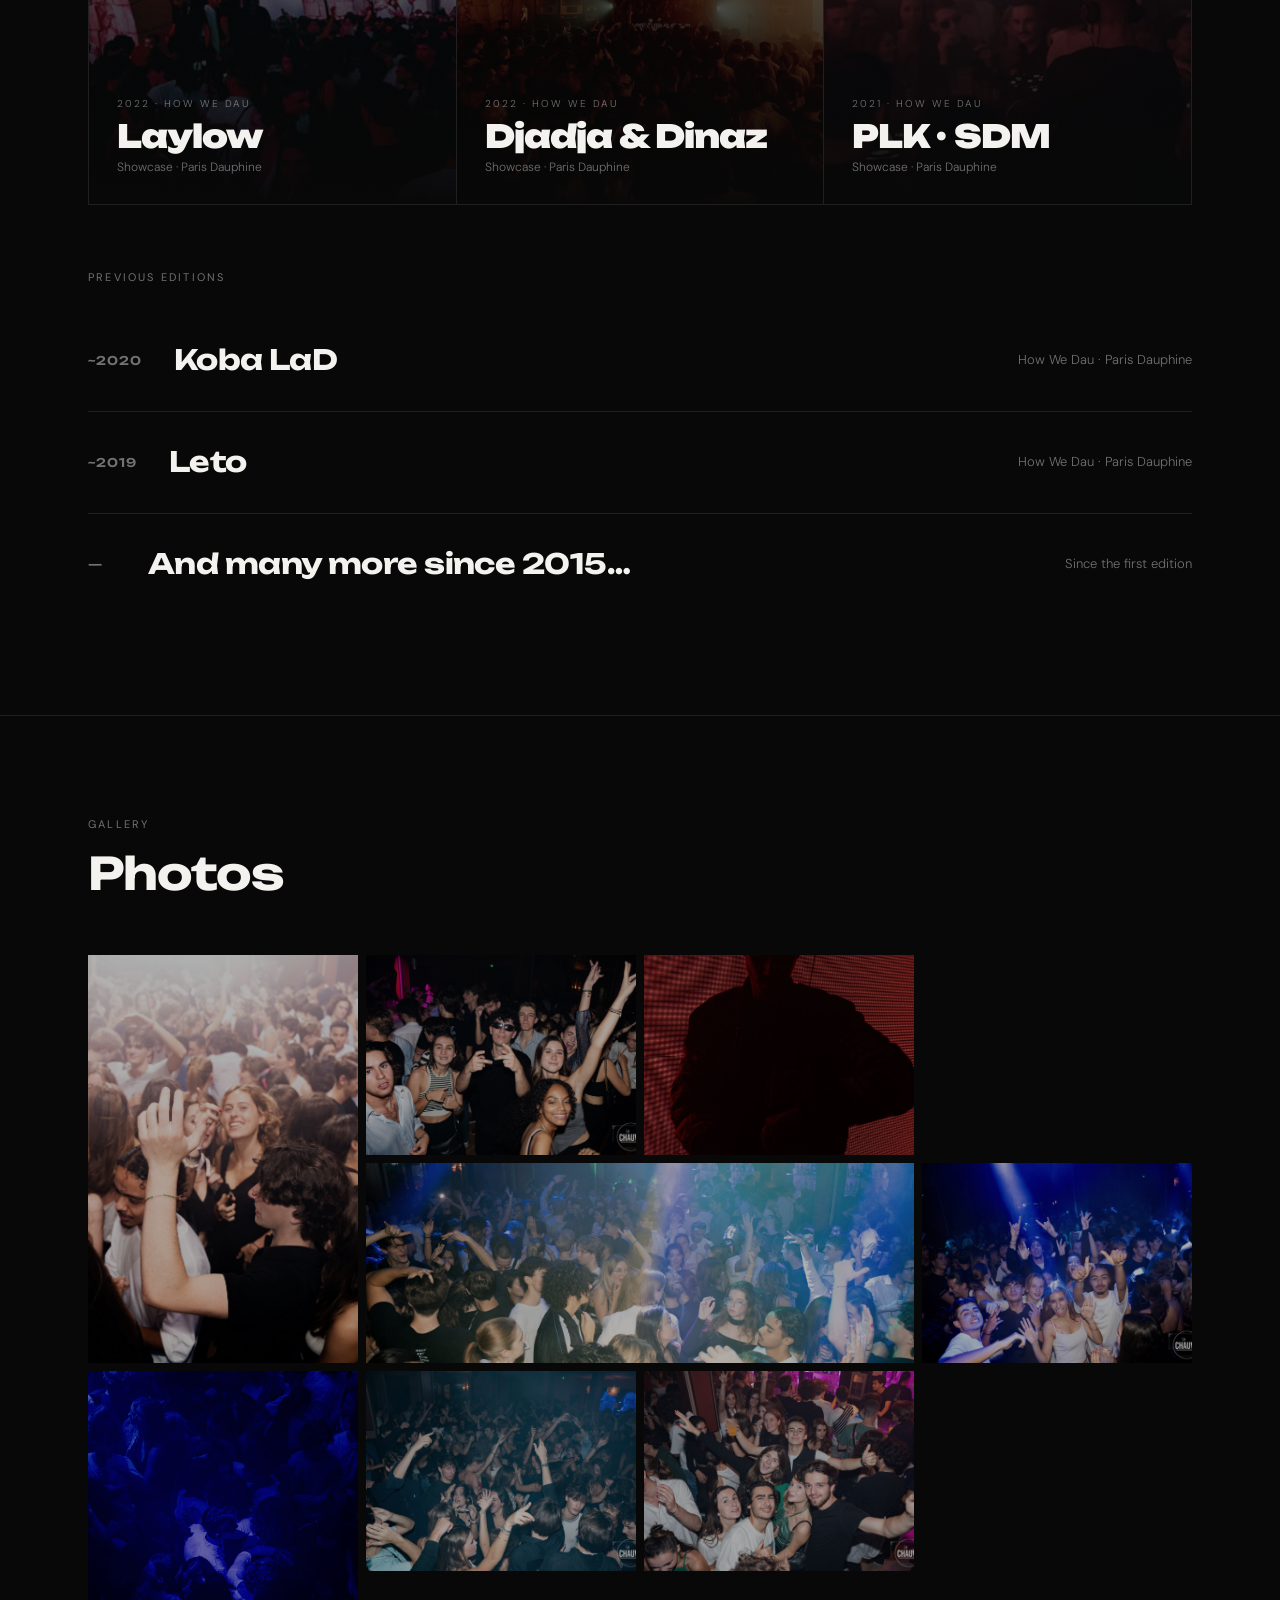
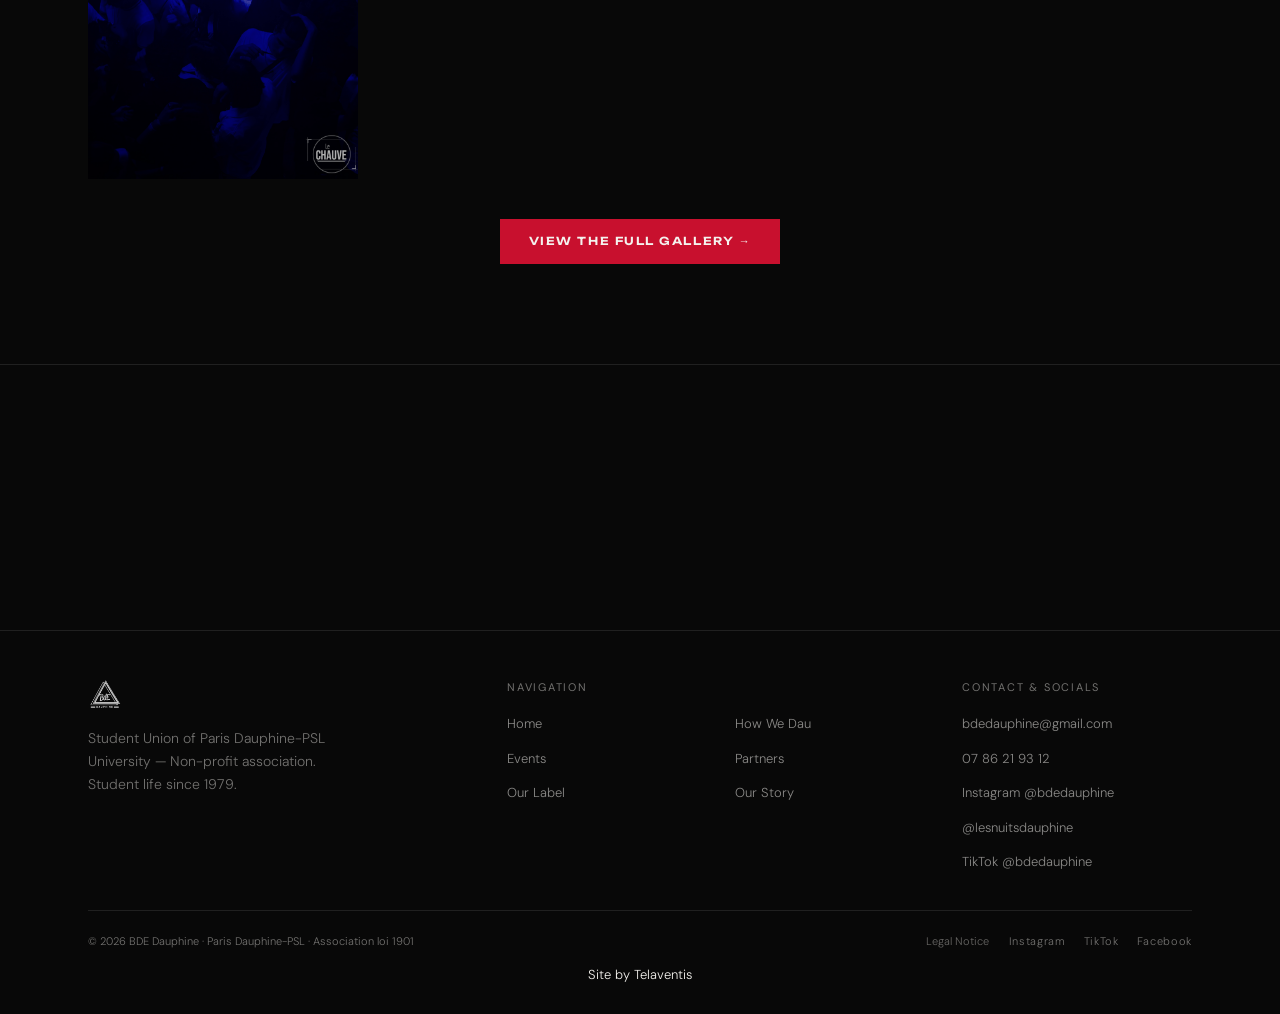
<file: howwedau.html>
<!DOCTYPE html>

<html lang="fr">
<head>
<meta charset="utf-8"/>
<meta content="width=device-width, initial-scale=1.0" name="viewport"/>
<!-- Favicons / icons -->
<link href="favicon.ico" rel="icon" sizes="any"/>
<link href="favicon-16.png" rel="icon" sizes="16x16" type="image/png"/>
<link href="favicon-32.png" rel="icon" sizes="32x32" type="image/png"/>
<link href="apple-touch-icon.png" rel="apple-touch-icon" sizes="180x180"/>
<link href="site.webmanifest" rel="manifest"/>
<meta content="#050608" name="theme-color"/>
<title>How We Dau — BDE Dauphine · Paris Dauphine-PSL</title>
<meta content="How We Dau — le showcase rap de référence à Paris Dauphine-PSL. Gazo, Gims, SCH, Laylow, PLK et plus. L'événement étudiant incontournable de Paris." name="description"/>
<meta content="index, follow" name="robots">
<!-- Social preview -->
<meta content="How We Dau — BDE Dauphine · Paris Dauphine-PSL" property="og:title"/>
<meta content="How We Dau — le showcase rap de référence à Paris Dauphine-PSL. Gazo, Gims, SCH, Laylow, PLK et plus." property="og:description"/>
<meta content="website" property="og:type"/>
<meta content="https://bdedauphine.fr/howwedau.html" property="og:url"/>
<meta content="https://bdedauphine.fr/uploads/cap-145216.png" property="og:image"/>
<meta content="BDE Dauphine" property="og:site_name"/>
<meta content="fr_FR" property="og:locale"/>
<meta content="summary_large_image" name="twitter:card"/>
<meta content="How We Dau — BDE Dauphine · Paris Dauphine-PSL" name="twitter:title"/>
<meta content="How We Dau — le showcase rap de référence à Paris Dauphine-PSL. Gazo, Gims, SCH, Laylow, PLK et plus." name="twitter:description"/>
<meta content="https://bdedauphine.fr/uploads/cap-145216.png" name="twitter:image"/>
<link href="style.css" rel="stylesheet"/>
<style>
    /* ── PAGE HERO ── */
    .hwd-hero {
      height: 100vh;
      min-height: 600px;
      position: relative;
      display: flex;
      flex-direction: column;
      justify-content: flex-end;
      overflow: hidden;
    }
    .hwd-hero-bg {
      position: absolute;
      inset: 0;
    }
    .hwd-hero-bg img {
      width: 100%; height: 100%;
      object-fit: cover;
      filter: brightness(0.35) saturate(0.7);
    }
    .hwd-hero-bg::after {
      content: '';
      position: absolute;
      inset: 0;
      background: linear-gradient(to top, rgba(8,8,8,1) 0%, rgba(8,8,8,0.4) 55%, transparent 100%);
    }
    .hwd-hero-content {
      position: absolute;
      z-index: 2;
      bottom: 88px; /* laisse de la place pour la scroll bar */
      left: 48px;
      right: 48px;
    }
    .hwd-hero-title {
      font-family: var(--font-title);
      font-size: clamp(52px, 11vw, 90px);
      font-weight: 900;
      line-height: 0.88;
      letter-spacing: -0.05em;
      margin-bottom: 28px;
    }
    .hwd-hero-title .outline {
      -webkit-text-stroke: 1px rgba(244,242,238,0.7);
      color: transparent;
    }
    .hwd-hero-meta {
      display: flex;
      align-items: center;
      gap: 40px;
      flex-wrap: wrap;
    }
    .hwd-hero-desc {
      font-size: 16px;
      color: var(--muted);
      max-width: 400px;
      line-height: 1.65;
    }
    .hwd-scroll-bar {
      position: absolute;
      bottom: 0;
      left: 0;
      right: 0;
      z-index: 2;
      border-top: 1px solid var(--border);
      padding: 18px 48px;
      display: flex;
      justify-content: space-between;
      align-items: center;
    }
    .hwd-scroll-label {
      font-size: 11px;
      letter-spacing: 0.2em;
      text-transform: uppercase;
      color: var(--muted);
    }
    .hwd-socials {
      display: flex;
      gap: 24px;
    }
    .hwd-socials a {
      font-size: 12px;
      letter-spacing: 0.08em;
      color: var(--muted);
      text-decoration: none;
      cursor: none;
      transition: color 0.2s;
    }
    .hwd-socials a:hover { color: var(--white); }

    /* ── IDENTITY ── */
    #hwd-identity { padding: 100px 0; border-bottom: 1px solid var(--border); }
    .hwd-identity-grid {
      display: grid;
      grid-template-columns: 1fr 1fr;
      gap: 80px;
      align-items: start;
    }
    .hwd-identity-text p {
      font-size: 16px;
      color: var(--muted);
      line-height: 1.8;
      margin-bottom: 18px;
    }
    .hwd-identity-text p strong { color: var(--white); font-weight: 500; }
    .hwd-identity-stats {
      display: grid;
      grid-template-columns: 1fr 1fr;
      gap: 0;
      border-top: 1px solid var(--border);
      border-left: 1px solid var(--border);
      margin-top: 40px;
    }
    .hwd-stat {
      border-right: 1px solid var(--border);
      border-bottom: 1px solid var(--border);
      padding: 24px;
    }
    .hwd-stat-num {
      font-family: var(--font-title);
      font-size: 32px;
      font-weight: 700;
      letter-spacing: -0.02em;
      margin-bottom: 4px;
    }
    .hwd-stat-label {
      font-size: 11px;
      color: var(--muted);
      letter-spacing: 0.1em;
      text-transform: uppercase;
    }

    /* ── PHOTO FULL ── */
    .hwd-photo-full {
      width: 100%;
      aspect-ratio: 21/9;
      overflow: hidden;
      border-top: 1px solid var(--border);
      border-bottom: 1px solid var(--border);
    }
    .hwd-photo-full img {
      width: 100%; height: 100%;
      object-fit: cover;
      filter: brightness(0.7) saturate(0.85);
    }

    /* ── ARTIST LINEUP ── */
    #hwd-lineup { padding: 100px 0; border-bottom: 1px solid var(--border); }
    .hwd-lineup-intro {
      display: grid;
      grid-template-columns: 1fr 1fr;
      gap: 80px;
      margin-bottom: 64px;
    }
    .hwd-lineup-grid {
      display: grid;
      grid-template-columns: repeat(3, 1fr);
      gap: 0;
      border-top: 1px solid var(--border);
      border-left: 1px solid var(--border);
    }
    .hwd-artist-cell {
      position: relative;
      border-right: 1px solid var(--border);
      border-bottom: 1px solid var(--border);
      overflow: hidden;
      aspect-ratio: 3/4;
    }
    .hwd-artist-cell img {
      width: 100%; height: 100%;
      object-fit: cover;
      filter: brightness(0.45) saturate(0.7);
      transition: transform 0.7s cubic-bezier(0.16,1,0.3,1), filter 0.4s;
    }
    .hwd-artist-cell:hover img {
      transform: scale(1.05);
      filter: brightness(0.65) saturate(0.9);
    }
    .hwd-artist-overlay {
      position: absolute;
      inset: 0;
      background: linear-gradient(to top, rgba(8,8,8,0.97) 0%, rgba(8,8,8,0.2) 50%, transparent 70%);
    }
    .hwd-artist-info {
      position: absolute;
      bottom: 0; left: 0; right: 0;
      padding: 28px;
    }
    .hwd-artist-year {
      font-size: 10px;
      letter-spacing: 0.2em;
      text-transform: uppercase;
      color: var(--muted);
      margin-bottom: 8px;
    }
    .hwd-artist-name {
      font-family: var(--font-title);
      font-size: clamp(22px, 2.5vw, 32px);
      font-weight: 900;
      letter-spacing: -0.03em;
      line-height: 1;
      margin-bottom: 6px;
    }
    .hwd-artist-desc {
      font-size: 12px;
      color: var(--muted);
      line-height: 1.5;
    }
    .hwd-artist-badge {
      display: inline-block;
      margin-top: 10px;
      font-family: var(--font-title);
      font-size: 9px;
      font-weight: 600;
      letter-spacing: 0.12em;
      text-transform: uppercase;
      padding: 4px 10px;
      border: 1px solid var(--red);
      color: var(--red);
    }
    /* Text-only artist row for older editions */
    .hwd-artist-row {
      display: flex;
      align-items: center;
      gap: 32px;
      padding: 28px 0;
      border-bottom: 1px solid var(--border);
    }
    .hwd-artist-row-num {
      font-family: var(--font-title);
      font-size: 12px;
      font-weight: 600;
      color: var(--muted);
      letter-spacing: 0.08em;
      min-width: 28px;
    }
    .hwd-artist-row-name {
      font-family: var(--font-title);
      font-size: clamp(20px, 2.5vw, 28px);
      font-weight: 700;
      letter-spacing: -0.02em;
    }
    .hwd-artist-row-meta {
      font-size: 13px;
      color: var(--muted);
      margin-left: auto;
    }

    /* ── GALERIE ── */
    #hwd-galerie { padding: 100px 0; }
    .hwd-galerie-grid {
      display: grid;
      grid-template-columns: repeat(4, 1fr);
      grid-auto-rows: 200px;
      gap: 8px;
      margin-top: 56px;
    }
    .hwd-gal-item { overflow: hidden; }
    .hwd-gal-item:nth-child(1) { grid-row: span 2; }
    .hwd-gal-item:nth-child(4) { grid-column: span 2; }
    .hwd-gal-item:nth-child(6) { grid-row: span 2; }
    .hwd-gal-item img {
      width: 100%; height: 100%;
      object-fit: cover;
      filter: brightness(0.7) saturate(0.8);
      transition: filter 0.35s, transform 0.5s;
    }
    .hwd-gal-item:hover img { filter: brightness(0.9) saturate(1); transform: scale(1.03); }

    /* ── CTA ── */
    #hwd-cta {
      border-top: 1px solid var(--border);
      padding: 80px 0;
    }
    .hwd-cta-inner {
      display: flex;
      justify-content: space-between;
      align-items: center;
      gap: 40px;
    }
    .hwd-cta-text h2 {
      font-family: var(--font-title);
      font-size: clamp(24px, 4vw, 44px);
      font-weight: 700;
      letter-spacing: -0.02em;
      margin-bottom: 10px;
    }
    .hwd-cta-text p { font-size: 15px; color: var(--muted); }
    .hwd-cta-btns { display: flex; gap: 12px; flex-shrink: 0; }

    @media (max-width: 900px) {
      /* Fix: constrain hero content between nav and scroll bar */
      .hwd-hero-content {
        left: 0; right: 0;
        padding: 0 20px;
        bottom: 90px;
        top: 80px;
        display: flex;
        flex-direction: column;
        justify-content: flex-end;
        overflow: hidden;
      }
      .hwd-scroll-bar { padding: 14px 20px; }
      .hwd-identity-grid { grid-template-columns: 1fr; gap: 40px; }
      .hwd-lineup-intro { grid-template-columns: 1fr; gap: 24px; }
      .hwd-lineup-grid { grid-template-columns: 1fr 1fr; }
      .hwd-galerie-grid { grid-template-columns: repeat(2, 1fr); }
      .hwd-gal-item:nth-child(4) { grid-column: span 1; }
      .hwd-cta-inner { flex-direction: column; align-items: flex-start; }
      .hwd-cta-btns { flex-wrap: wrap; }
    }
    @media (max-width: 500px) {
      .hwd-lineup-grid { grid-template-columns: 1fr; }
    }
  </style>
</meta></head>
<body>
<div class="cursor-dot" id="cursorDot"></div>
<div class="cursor-blob" id="cursorBlob"></div>
<!-- =====================================================
     NAVIGATION GÉNÉRÉE AUTOMATIQUEMENT
     Source : /data/site.js > navigation
     Modifier les libellés et liens dans data/site.js.
     Ne pas écrire les liens de menu directement ici.
     ===================================================== --><nav data-render="nav" id="nav"></nav>
<!-- HERO -->
<div class="hwd-hero">
<div class="hwd-hero-bg">
<img alt="How We Dau — Gazo 2026" src="uploads/cap-145216.png"/>
</div>
<div class="hwd-hero-content">
<div class="label-sm reveal" data-en="Flagship Party · BDE Dauphine" data-fr="Soirée flagship · BDE Dauphine" style="margin-bottom:20px;">Soirée flagship · BDE Dauphine</div>
<div class="hwd-hero-title reveal" style="transition-delay:0.05s;">
        How<br/>We<br/><span class="outline">Dau</span>
</div>
<div class="hwd-hero-meta reveal" style="transition-delay:0.1s;">
<p class="hwd-hero-desc" data-en="The defining rap showcase at Dauphine. Major artists from the French scene, a packed venue — every edition becomes a legend." data-fr="Le showcase rap de référence à Dauphine. Des artistes majeurs de la scène française, une salle qui explose — chaque édition devient une légende.">Le showcase rap de référence à Dauphine. Des artistes majeurs de la scène française, une salle qui explose — chaque édition devient une légende.</p>
<div style="display:flex;gap:12px;flex-wrap:wrap;">
<a class="btn" data-en="View gallery →" data-fr="Voir la galerie →" href="galerie-howwedau.html">Voir la galerie →</a>
<a class="btn" data-en="All artists" data-fr="Tous les artistes" href="#hwd-lineup">Tous les artistes</a>
</div>
</div>
</div>
<div class="hwd-scroll-bar reveal">
<span class="hwd-scroll-label">How We Dau · BDE Dauphine</span>
<div class="hwd-socials">
<a href="https://www.instagram.com/bdedauphine/" target="_blank">@bdedauphine</a>
<a href="https://www.instagram.com/lesnuitsdauphine/" target="_blank">@lesnuitsdauphine</a>
</div>
</div>
</div>
<!-- IDENTITY -->
<section id="hwd-identity">
<div class="container">
<div class="hwd-identity-grid">
<div class="reveal">
<div class="label-sm" data-en="About" data-fr="À propos">À propos</div>
<h2 class="title-lg" data-en="The Event" data-fr="L'événement" style="margin-bottom:28px;">L'événement</h2>
<div class="hwd-identity-text">
<p data-en="How We Dau is &lt;strong&gt;the BDE Dauphine's showcase party&lt;/strong&gt; — a unique format bringing thousands of students together around major French rap artists, in an intimate and exclusive setting." data-fr="How We Dau est &lt;strong&gt;la soirée showcase du BDE Dauphine&lt;/strong&gt; — un format unique qui réunit des milliers d'étudiants autour d'artistes majeurs de la scène rap française, dans un cadre intimiste et exclusif.">How We Dau est <strong>la soirée showcase du BDE Dauphine</strong> — un format unique qui réunit des milliers d'étudiants autour d'artistes majeurs de la scène rap française, dans un cadre intimiste et exclusif.</p>
<p data-en="Each edition is conceived as an exceptional event: &lt;strong&gt;curated lineup, flawless stage production&lt;/strong&gt;, electric atmosphere. Names that have shaped French rap history — invited to Dauphine for unforgettable performances." data-fr="Chaque édition est pensée comme un événement exceptionnel : &lt;strong&gt;programmation soignée, production scénique impeccable&lt;/strong&gt;, atmosphère électrique. Des noms qui font l'histoire du rap en France — invités à Dauphine pour des performances qu'on n'oublie pas.">Chaque édition est pensée comme un événement exceptionnel : <strong>programmation soignée, production scénique impeccable</strong>, atmosphère électrique. Des noms qui font l'histoire du rap en France — invités à Dauphine pour des performances qu'on n'oublie pas.</p>
<p data-en="From &lt;strong&gt;Gazo to Gims&lt;/strong&gt;, through SCH, Laylow, PLK or Djadja &amp; Dinaz — How We Dau has established itself as one of Paris's must-see student events." data-fr="De &lt;strong&gt;Gazo à Gims&lt;/strong&gt;, en passant par SCH, Laylow, PLK ou Djadja &amp; Dinaz — How We Dau s'est imposé comme l'un des événements étudiants incontournables de Paris.">De <strong>Gazo à Gims</strong>, en passant par SCH, Laylow, PLK ou Djadja &amp; Dinaz — How We Dau s'est imposé comme l'un des événements étudiants incontournables de Paris.</p>
</div>
<div style="margin-top:32px;">
<a class="btn" data-en="Event Partnership →" data-fr="Partenariat événement →" href="partenaires.html">Partenariat événement →</a>
</div>
</div>
<div class="reveal" style="transition-delay:0.15s;">
<div class="hwd-identity-stats">
<div class="hwd-stat">
<div class="hwd-stat-num">2015</div>
<div class="hwd-stat-label" data-en="First edition" data-fr="Première édition">Première édition</div>
</div>
<div class="hwd-stat">
<div class="hwd-stat-num">10+</div>
<div class="hwd-stat-label" data-en="Artists featured" data-fr="Artistes programmés">Artistes programmés</div>
</div>
<div class="hwd-stat">
<div class="hwd-stat-num">Paris</div>
<div class="hwd-stat-label" data-en="Parisian clubs" data-fr="Clubs parisiens">Clubs parisiens</div>
</div>
<div class="hwd-stat">
<div class="hwd-stat-num">1er</div>
<div class="hwd-stat-label" data-en="Student rap showcase" data-fr="Showcase étudiant rap">Showcase étudiant rap</div>
</div>
</div>
</div>
</div>
</div>
</section>
<!-- PHOTO PLEINE LARGEUR -->
<div class="hwd-photo-full reveal">
<img alt="How We Dau — ambiance" src="uploads/DSC05863-scaled.jpg"/>
</div>
<!-- LINEUP -->
<section id="hwd-lineup">
<div class="container">
<div class="hwd-lineup-intro reveal">
<div>
<div class="label-sm" data-en="Lineup" data-fr="Programmation">Programmation</div>
<h2 class="title-lg" data-en="The Artists" data-fr="Les artistes">Les artistes</h2>
</div>
<p class="body-lg" data-en="Exclusive showcases for the Dauphine community — artists who have shaped French rap history, invited to perform in an intimate and unique format." data-fr="Des showcases exclusifs pour la communauté Dauphine — des artistes qui font l'histoire du rap français, invités à se produire dans un format intime et unique." style="padding-top:8px;">Des showcases exclusifs pour la communauté Dauphine — des artistes qui font l'histoire du rap français, invités à se produire dans un format intime et unique.</p>
</div>
<!-- Photo cards: éditions récentes -->
<div class="hwd-lineup-grid reveal" style="transition-delay:0.1s;">
<div class="hwd-artist-cell">
<img alt="Gazo" src="uploads/cap-145216.png"/>
<div class="hwd-artist-overlay"></div>
<div class="hwd-artist-info">
<div class="hwd-artist-year">2026 · How We Dau</div>
<div class="hwd-artist-name">Gazo</div>
<div class="hwd-artist-desc" data-en="Exclusive Showcase · Paris Dauphine" data-fr="Showcase exclusif · Paris Dauphine">Showcase exclusif · Paris Dauphine</div>
<div class="hwd-artist-badge" data-en="Latest Edition" data-fr="Dernière édition">Dernière édition</div>
</div>
</div>
<div class="hwd-artist-cell">
<img alt="Gims" src="uploads/cap-144920.png"/>
<div class="hwd-artist-overlay"></div>
<div class="hwd-artist-info">
<div class="hwd-artist-year">2025 · How We Dau</div>
<div class="hwd-artist-name">Gims</div>
<div class="hwd-artist-desc">Showcase · Paris Dauphine</div>
</div>
</div>
<div class="hwd-artist-cell">
<img alt="SCH" src="uploads/cap-145000.png"/>
<div class="hwd-artist-overlay"></div>
<div class="hwd-artist-info">
<div class="hwd-artist-year">2023 · How We Dau</div>
<div class="hwd-artist-name">SCH</div>
<div class="hwd-artist-desc">Showcase · Paris Dauphine</div>
</div>
</div>
<div class="hwd-artist-cell">
<img alt="Laylow" src="uploads/cap-145018.png"/>
<div class="hwd-artist-overlay"></div>
<div class="hwd-artist-info">
<div class="hwd-artist-year">2022 · How We Dau</div>
<div class="hwd-artist-name">Laylow</div>
<div class="hwd-artist-desc">Showcase · Paris Dauphine</div>
</div>
</div>
<div class="hwd-artist-cell">
<img alt="Djadja &amp; Dinaz" src="uploads/cap-145101.png"/>
<div class="hwd-artist-overlay"></div>
<div class="hwd-artist-info">
<div class="hwd-artist-year">2022 · How We Dau</div>
<div class="hwd-artist-name">Djadja &amp; Dinaz</div>
<div class="hwd-artist-desc">Showcase · Paris Dauphine</div>
</div>
</div>
<div class="hwd-artist-cell">
<img alt="PLK &amp; SDM" src="uploads/cap-145204.png"/>
<div class="hwd-artist-overlay"></div>
<div class="hwd-artist-info">
<div class="hwd-artist-year">2021 · How We Dau</div>
<div class="hwd-artist-name">PLK · SDM</div>
<div class="hwd-artist-desc">Showcase · Paris Dauphine</div>
</div>
</div>
</div>
<!-- Text rows: older editions -->
<div class="reveal" style="margin-top:64px;">
<div class="label-sm" data-en="Previous Editions" data-fr="Éditions précédentes" style="margin-bottom:24px;">Éditions précédentes</div>
<div class="hwd-artist-row">
<div class="hwd-artist-row-num">~2020</div>
<div class="hwd-artist-row-name">Koba LaD</div>
<div class="hwd-artist-row-meta">How We Dau · Paris Dauphine</div>
</div>
<div class="hwd-artist-row">
<div class="hwd-artist-row-num">~2019</div>
<div class="hwd-artist-row-name">Leto</div>
<div class="hwd-artist-row-meta">How We Dau · Paris Dauphine</div>
</div>
<div class="hwd-artist-row" style="border-bottom:none;">
<div class="hwd-artist-row-num">—</div>
<div class="hwd-artist-row-name" data-en="And many more since 2015…" data-fr="Et bien d'autres depuis 2015…">Et bien d'autres depuis 2015…</div>
<div class="hwd-artist-row-meta" data-en="Since the first edition" data-fr="Depuis la première édition">Depuis la première édition</div>
</div>
</div>
</div>
</section>
<!-- GALERIE -->
<section id="hwd-galerie">
<div class="container">
<div class="reveal">
<div class="label-sm" data-en="Gallery" data-fr="Galerie">Galerie</div>
<h2 class="title-lg" data-en="Photos" data-fr="Photos">Photos</h2>
</div>
<div class="hwd-galerie-grid reveal" style="transition-delay:0.1s;">
<div class="hwd-gal-item"><img alt="" src="uploads/DSC05863-scaled.jpg"/></div>
<div class="hwd-gal-item"><img alt="" src="uploads/DSC06115-scaled.jpg"/></div>
<div class="hwd-gal-item"><img alt="" src="uploads/DSC06186-scaled.jpg"/></div>
<div class="hwd-gal-item"><img alt="" src="uploads/DSC05851-scaled.jpg"/></div>
<div class="hwd-gal-item"><img alt="" src="uploads/DSC05819-scaled.jpg"/></div>
<div class="hwd-gal-item"><img alt="" src="uploads/DSC05637-scaled.jpg"/></div>
<div class="hwd-gal-item"><img alt="" src="uploads/DSC05266-scaled.jpg"/></div>
<div class="hwd-gal-item"><img alt="" src="uploads/DSC04743-scaled.jpg"/></div>
</div>
<div style="margin-top:40px;text-align:center;">
<a class="btn btn-red" data-en="View the full gallery →" data-fr="Voir toute la galerie →" href="galerie-howwedau.html">Voir toute la galerie →</a>
</div>
</div>
</section>
<!-- CTA -->
<section id="hwd-cta">
<div class="container">
<div class="hwd-cta-inner reveal">
<div class="hwd-cta-text">
<h2 data-en="Follow How We Dau" data-fr="Suivre How We Dau">Suivre How We Dau</h2>
<p data-en="Announcements, lineup, pre-sales — all the news on Instagram." data-fr="Annonces, programmation, préventes — toute l'actu sur Instagram.">Annonces, programmation, préventes — toute l'actu sur Instagram.</p>
</div>
<div class="hwd-cta-btns">
<a class="btn btn-red" href="https://www.instagram.com/bdedauphine/" target="_blank">@bdedauphine →</a>
<a class="btn" data-en="Contact us" data-fr="Nous contacter" href="index.html#contact">Nous contacter</a>
</div>
</div>
</div>
</section>
<!-- =====================================================
     FOOTER GÉNÉRÉ AUTOMATIQUEMENT
     Source : /data/site.js
     Modifier email, téléphone, année, réseaux sociaux dans data/site.js.
     ===================================================== --><footer data-render="footer"></footer>
<!-- =====================================================
     MODAL BILLETTERIE GÉNÉRÉE AUTOMATIQUEMENT
     Source : /data/site.js > ticket
     Modifier le lien Shotgun dans data/site.js.
     ===================================================== --><div class="modal-overlay" data-render="ticket-modal" id="ticketModal" onclick="closeModalOnBg(event)"></div>
<!-- =====================================================
     AFFICHE DE L'ÉVÉNEMENT À VENIR — contenu généré par js/render.js
     Réglages : csv/config.csv (affiche_*) et csv/events.csv (colonnes AFFICHE *)
     ===================================================== --><dialog class="affiche-dialog" data-render="affiche" id="afficheModal" aria-labelledby="afficheTitle"></dialog>

<!-- =====================================================
     DONNÉES + MOTEUR DE RENDU
     Pour modifier les contenus, éditer les fichiers /data/*.js.
     Les fichiers /js/*.js transforment ces données en HTML.
     ===================================================== -->
<script src="data/site.js"></script>
<script src="data/sponsors.js"></script>
<script src="data/events.js"></script>
<script src="data/galleries.js"></script>
<script src="data/artists.js"></script>
<script src="data/pages.js"></script>
<script src="data/legal.js"></script>
<script src="js/components.js"></script>
<script src="js/render.js"></script>
<script src="js/main.js"></script>
<script src="js/affiche.js"></script>
<script>
    const dot=document.getElementById('cursorDot'),blob=document.getElementById('cursorBlob');
    let mx=0,my=0,bx=0,by=0;
    document.addEventListener('mousemove',e=>{mx=e.clientX;my=e.clientY;dot.style.left=mx+'px';dot.style.top=my+'px';});
    function ab(){bx+=(mx-bx)*0.07;by+=(my-by)*0.07;blob.style.left=bx+'px';blob.style.top=by+'px';requestAnimationFrame(ab);}ab();
    const nav=document.getElementById('nav');
    window.addEventListener('scroll',()=>nav.classList.toggle('scrolled',window.scrollY>40),{passive:true});
    const obs=new IntersectionObserver(entries=>{entries.forEach(e=>{if(e.isIntersecting){e.target.classList.add('in');obs.unobserve(e.target);}});},{threshold:0.08});
    document.querySelectorAll('.reveal').forEach(el=>obs.observe(el));
    function toggleNav(){const b=document.getElementById('navBurger'),l=document.getElementById('navLinks');b.classList.toggle('open');l.classList.toggle('open');document.body.style.overflow=l.classList.contains('open')?'hidden':'';}
    document.querySelectorAll('#navLinks a').forEach(a=>a.addEventListener('click',()=>{document.getElementById('navLinks').classList.remove('open');document.getElementById('navBurger').classList.remove('open');document.body.style.overflow='';}));
    const modal=document.getElementById('ticketModal');
    function openModal(e){if(e)e.preventDefault();modal.classList.add('open');document.body.style.overflow='hidden';}
    function closeModal(){modal.classList.remove('open');document.body.style.overflow='';}
    function closeModalOnBg(e){if(e.target===modal)closeModal();}
    document.addEventListener('keydown',e=>{if(e.key==='Escape')closeModal();});
    // Langue FR/EN
    const LANG_KEY='bde-lang';
    function applyLang(lang){document.documentElement.lang=lang;const b=document.getElementById('langToggle');if(b)b.textContent=lang==='en'?'FR':'EN';document.querySelectorAll('[data-fr]').forEach(el=>{el.innerHTML=lang==='en'?el.dataset.en:el.dataset.fr;});localStorage.setItem(LANG_KEY,lang);}
    function toggleLang(){applyLang(document.documentElement.lang==='fr'?'en':'fr');}
    (function(){const s=localStorage.getItem(LANG_KEY);if(s){applyLang(s);return;}if(!(navigator.language||'fr').toLowerCase().startsWith('fr'))applyLang('en');})();
  </script>
</body>
</html>
</file>
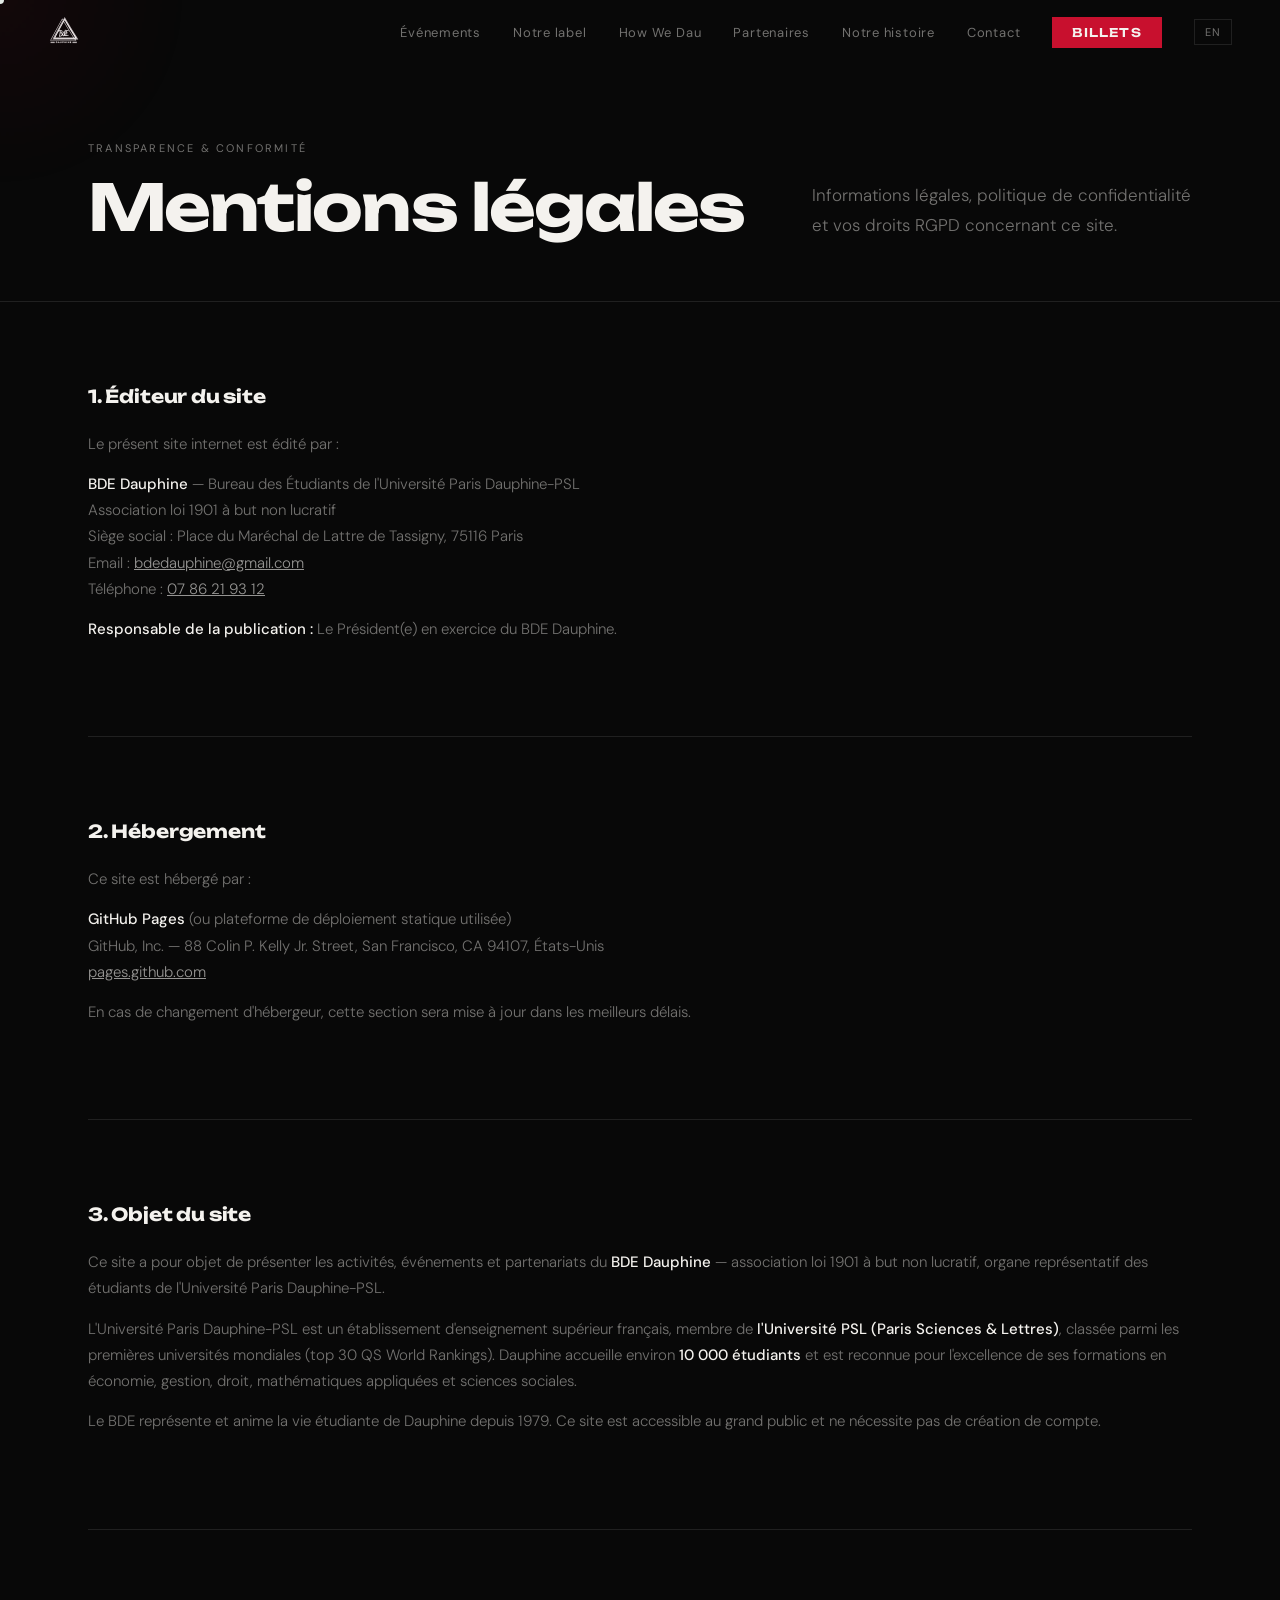
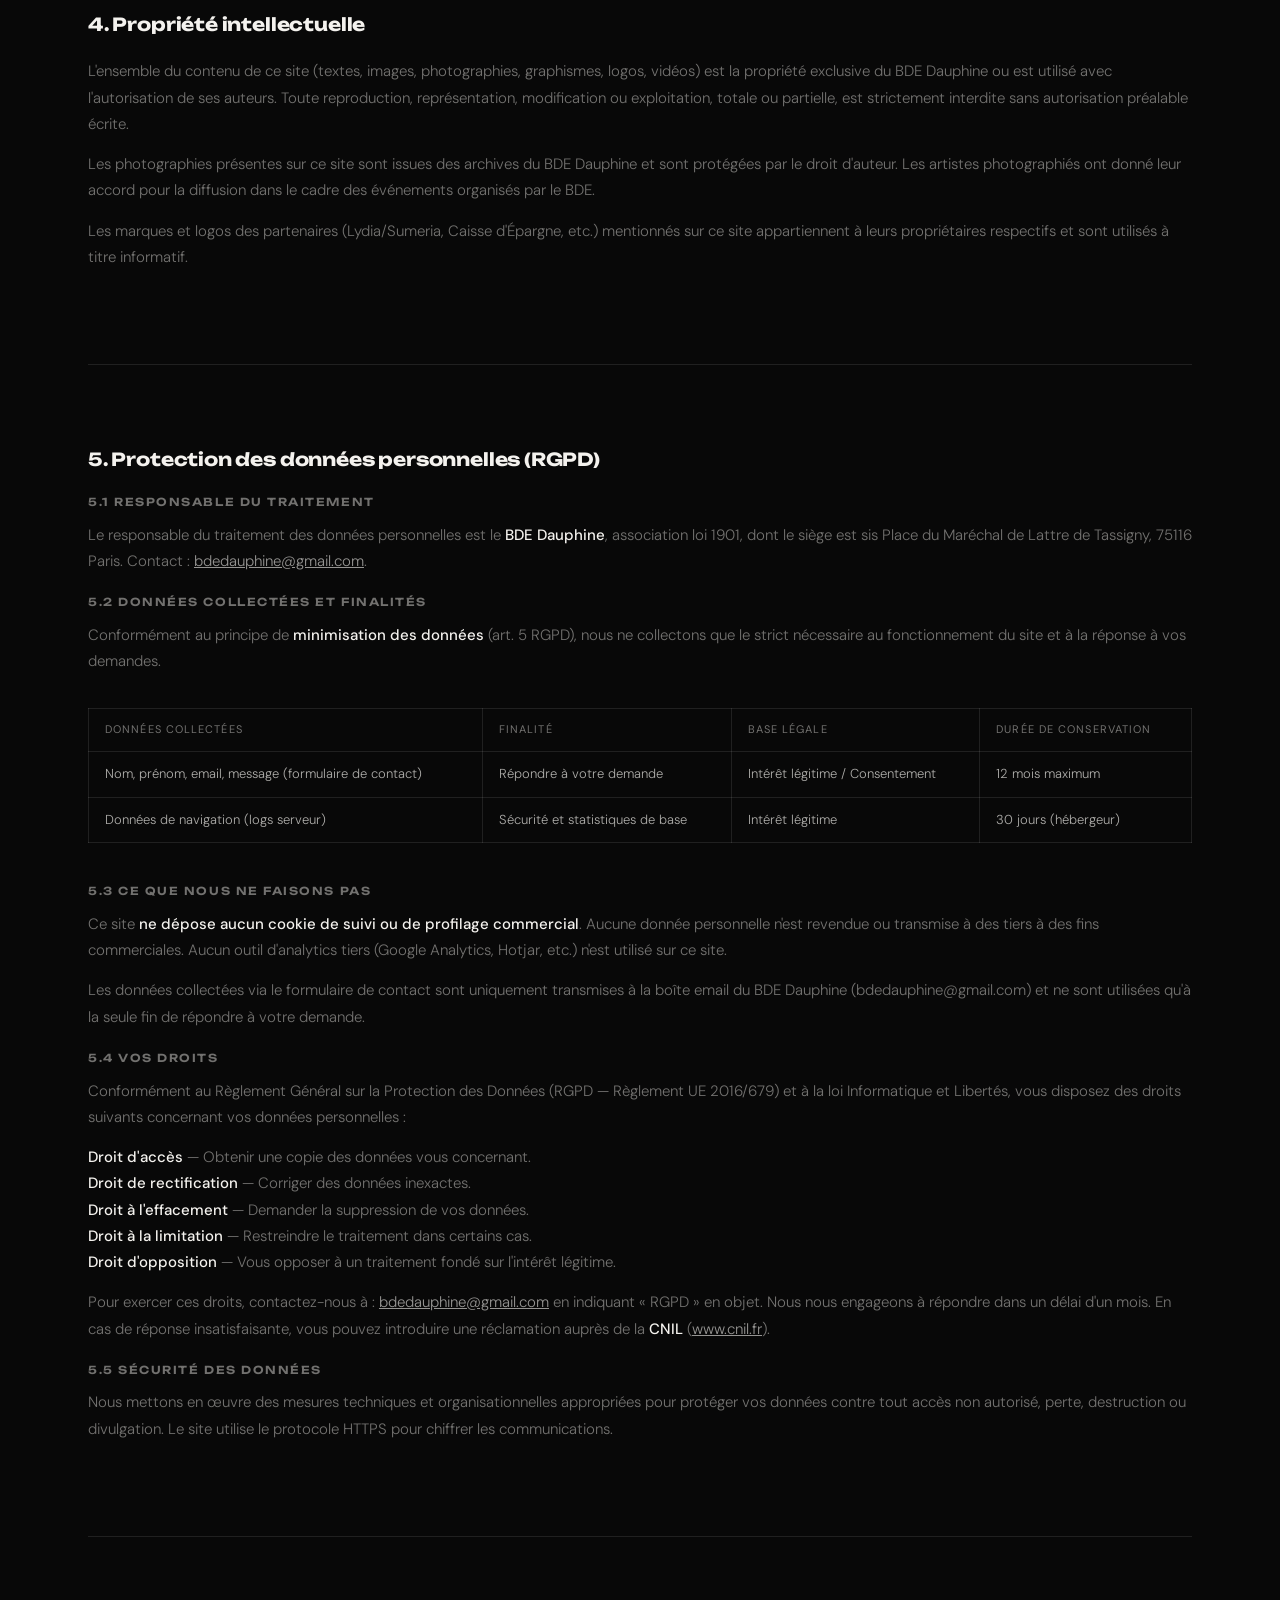
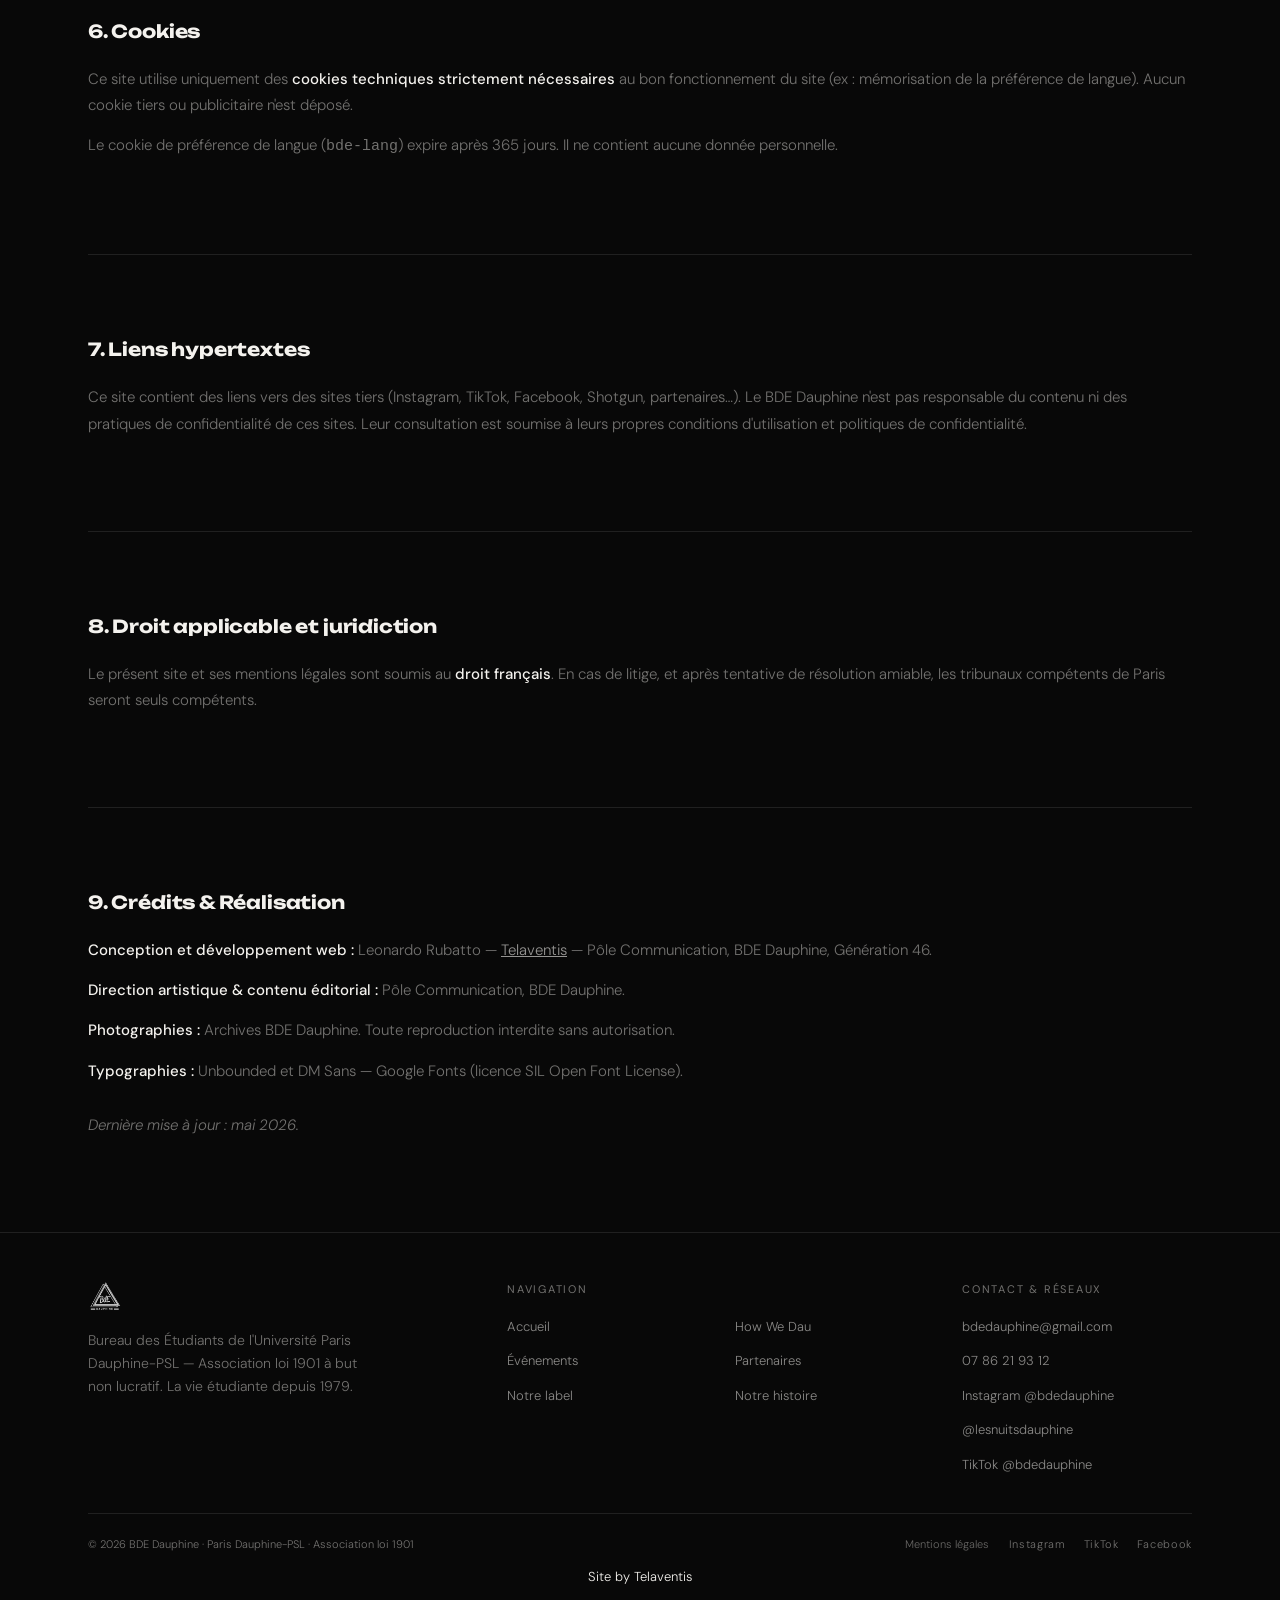
<file: mentions-legales.html>
<!DOCTYPE html>

<html lang="fr">
<head>
<meta charset="utf-8"/>
<meta content="width=device-width, initial-scale=1.0" name="viewport"/>
<!-- Favicons / icons -->
<link href="favicon.ico" rel="icon" sizes="any"/>
<link href="favicon-16.png" rel="icon" sizes="16x16" type="image/png"/>
<link href="favicon-32.png" rel="icon" sizes="32x32" type="image/png"/>
<link href="apple-touch-icon.png" rel="apple-touch-icon" sizes="180x180"/>
<link href="site.webmanifest" rel="manifest"/>
<meta content="#050608" name="theme-color"/>
<title>Mentions légales &amp; Politique de confidentialité — BDE Dauphine</title>
<meta content="Mentions légales, politique de confidentialité et informations RGPD du BDE Dauphine — Association loi 1901, Paris Dauphine-PSL." name="description"/>
<meta content="index, follow" name="robots">
<link href="style.css" rel="stylesheet"/>
<style>
    .ml-hero { padding: 140px 0 60px; border-bottom: 1px solid var(--border); }
    .ml-hero-inner { display: flex; justify-content: space-between; align-items: flex-end; gap: 48px; }
    .ml-content { padding: 0; }
    @media (max-width: 900px) {
      .ml-hero-inner { flex-direction: column; align-items: flex-start; }
    }
.italy-mini-flag{
  position:absolute;
  left:50%;
  top:50%;
  width:min(340px,72vw);
  aspect-ratio:3/2;
  transform:translate(-50%,-50%);
  display:flex;
  border-radius:18px;
  overflow:hidden;
  box-shadow:
    0 35px 110px rgba(0,0,0,.55),
    inset 0 0 0 1px rgba(255,255,255,.35);
  animation:flagEntrance 2.4s cubic-bezier(.16,1,.3,1) forwards;
}

.italy-mini-flag span{
  flex:1;
}

.italy-mini-flag span:nth-child(1){ background:#009246; }
.italy-mini-flag span:nth-child(2){ background:#fff; }
.italy-mini-flag span:nth-child(3){ background:#ce2b37; }

.flag-shine,
.flag-folds,
.flag-emblem{
  position:absolute;
  inset:0;
  pointer-events:none;
}

.flag-shine{
  background:
    linear-gradient(115deg, transparent 0 35%, rgba(255,255,255,.65) 48%, transparent 62%),
    radial-gradient(circle at 50% 35%, rgba(255,255,255,.35), transparent 35%);
  mix-blend-mode:screen;
  animation:flagShine 1.8s ease-in-out infinite alternate;
}

.flag-folds{
  background:
    repeating-linear-gradient(
      90deg,
      rgba(0,0,0,.16) 0 10px,
      rgba(255,255,255,.18) 10px 22px
    );
  mix-blend-mode:overlay;
  opacity:.5;
  animation:flagWave 1.4s ease-in-out infinite alternate;
}

.flag-emblem{
  display:flex;
  align-items:center;
  justify-content:center;
  font-size:42px;
  color:rgba(0,0,0,.18);
  text-shadow:0 1px 0 rgba(255,255,255,.55);
}

@keyframes flagEntrance{
  0%{
    opacity:0;
    transform:translate(-50%,-50%) scale(.35) rotate(-12deg);
    filter:blur(12px);
  }
  20%{
    opacity:1;
    transform:translate(-50%,-50%) scale(1.08) rotate(0deg);
    filter:blur(0);
  }
  78%{
    opacity:1;
    transform:translate(-50%,-50%) scale(1) rotate(0deg);
  }
  100%{
    opacity:0;
    transform:translate(-50%,-50%) scale(1.25) rotate(3deg);
    filter:blur(8px);
  }
}

@keyframes flagShine{
  from{ transform:translateX(-10%); opacity:.5; }
  to{ transform:translateX(10%); opacity:.9; }
}

@keyframes flagWave{
  from{ transform:skewX(-5deg) translateX(-3%); }
  to{ transform:skewX(5deg) translateX(3%); }
}

.secret-name{
  display:inline-block;
  cursor:pointer;
  color:inherit;
  position:relative;
  white-space:normal;
  -webkit-tap-highlight-color:transparent;
  transition: color .25s ease, transform .25s ease;
}

.secret-name:hover,
.secret-name:focus,
.secret-name:active,
.secret-name.is-italy{
  color:transparent;
  background:linear-gradient(90deg,#009246 0 33%,#fff 33% 66%,#ce2b37 66% 100%);
  -webkit-background-clip:text;
  background-clip:text;
}

.secret-name:active{
  transform:scale(.97);
}

@media (max-width: 700px){
  .secret-name{
    display:inline;
    width:auto;
    max-width:none;
    margin-top:0;
    font-size:inherit;
    line-height:inherit;
    font-weight:inherit;
  }

  .secret-name::after{
    display:none;
  }
}
.italy-overload{
  position:fixed;
  inset:0;
  z-index:999999;
  pointer-events:none;
  overflow:hidden;
  background:#000;
  opacity:0;
  animation:italyOverlayIn .25s ease forwards;
}

.italy-overload.fade-out{
  animation:italyOverlayOut 1.4s ease forwards;
}

.italy-canvas{
  position:absolute;
  inset:0;
  width:100%;
  height:100%;
}

.italy-flash{
  position:absolute;
  inset:0;
  background:white;
  opacity:0;
  mix-blend-mode:screen;
  animation:italyFlash 1.1s ease forwards;
}

.italy-flag-wave{
  position:absolute;
  inset:-10%;
  opacity:.95;
  background:
    linear-gradient(90deg,
      #009246 0%,
      #009246 33.333%,
      #fff 33.333%,
      #fff 66.666%,
      #ce2b37 66.666%,
      #ce2b37 100%);
  transform:scale(1.15);
  filter:saturate(1.25) contrast(1.1);
  animation:italyFlagWave 2.2s cubic-bezier(.16,1,.3,1) forwards;
}

.italy-flag-wave::after{
  content:"";
  position:absolute;
  inset:0;
  background:
    radial-gradient(circle at 50% 50%, rgba(255,255,255,.85), transparent 18%),
    repeating-linear-gradient(
      115deg,
      rgba(255,255,255,.18) 0 8px,
      rgba(0,0,0,.18) 8px 18px
    );
  mix-blend-mode:overlay;
  animation:italyFlagPulse 1.2s ease-in-out infinite alternate;
}
.italy-easter{
  position:fixed;
  inset:0;
  z-index:999999;
  pointer-events:none;
  overflow:hidden;
  background:rgba(0,0,0,.88);
  opacity:1;
}

.italy-easter.closing{
  animation:italyOverlayOut .9s ease forwards;
}

.italy-easter canvas{
  position:absolute;
  inset:0;
  width:100%;
  height:100%;
}

.italy-mini-flag{
  position:absolute;
  left:50%;
  top:50%;
  width:260px;
  aspect-ratio:3/2;
  transform:translate(-50%,-50%) scale(.85);
  display:flex;
  border-radius:14px;
  overflow:hidden;
  box-shadow:0 30px 90px rgba(0,0,0,.45);
  animation:italyFlagPop 1.8s cubic-bezier(.16,1,.3,1) forwards;
}

.italy-mini-flag span{
  flex:1;
}

.italy-mini-flag span:nth-child(1){ background:#009246; }
.italy-mini-flag span:nth-child(2){ background:#fff; }
.italy-mini-flag span:nth-child(3){ background:#ce2b37; }

@keyframes italyFlagPop{
  0%{
    opacity:0;
    transform:translate(-50%,-50%) scale(.45) rotate(-8deg);
  }
  25%{
    opacity:1;
    transform:translate(-50%,-50%) scale(1.05) rotate(0deg);
  }
  75%{
    opacity:1;
    transform:translate(-50%,-50%) scale(1) rotate(0deg);
  }
  100%{
    opacity:0;
    transform:translate(-50%,-50%) scale(1.2) rotate(3deg);
  }
}
@keyframes italyOverlayIn{
  to{opacity:1;}
}

@keyframes italyOverlayOut{
  to{opacity:0;filter:blur(14px);}
}

@keyframes italyFlash{
  0%{opacity:0;}
  10%{opacity:1;}
  35%{opacity:.35;}
  100%{opacity:0;}
}

@keyframes italyFlagWave{
  0%{
    clip-path:circle(0% at 50% 50%);
    transform:scale(.6) rotate(-8deg);
    opacity:0;
  }
  18%{
    clip-path:circle(120% at 50% 50%);
    transform:scale(1.08) rotate(0deg);
    opacity:1;
  }
  62%{
    opacity:.9;
  }
  100%{
    clip-path:circle(160% at 50% 50%);
    transform:scale(1.35) rotate(2deg);
    opacity:0;
  }
}

@keyframes italyFlagPulse{
  from{transform:translateX(-2%) skewX(-4deg);}
  to{transform:translateX(2%) skewX(4deg);}
}
@media (max-width: 700px){
  .italy-mini-flag{
    width:min(210px,68vw);
    border-radius:10px;
  }

  .italy-easter{
    background:
      radial-gradient(circle at center, rgba(255,255,255,.12), transparent 34%),
      rgba(0,0,0,.82);
  }
}
  </style>
</meta></head>
<body>
<div class="cursor-dot" id="cursorDot"></div>
<div class="cursor-blob" id="cursorBlob"></div>
<!-- =====================================================
     NAVIGATION GÉNÉRÉE AUTOMATIQUEMENT
     Source : /data/site.js > navigation
     Modifier les libellés et liens dans data/site.js.
     Ne pas écrire les liens de menu directement ici.
     ===================================================== --><nav data-render="nav" id="nav"></nav>
<div class="ml-hero">
<div class="container">
<div class="ml-hero-inner">
<div>
<div class="label-sm reveal">Transparence &amp; Conformité</div>
<h1 class="title-xl reveal" style="transition-delay:0.05s;">Mentions légales</h1>
</div>
<p class="body-lg reveal" style="max-width:380px; transition-delay:0.1s;">
          Informations légales, politique de confidentialité et vos droits RGPD concernant ce site.
        </p>
</div>
</div>
</div>
<div class="ml-content">
<div class="container">
<!-- 1. ÉDITEUR DU SITE -->
<div class="legal-section">
<h2>1. Éditeur du site</h2>
<p>Le présent site internet est édité par :</p>
<p>
<strong>BDE Dauphine</strong> — Bureau des Étudiants de l'Université Paris Dauphine-PSL<br/>
          Association loi 1901 à but non lucratif<br/>
          Siège social : Place du Maréchal de Lattre de Tassigny, 75116 Paris<br/>
          Email : <a href="mailto:bdedauphine@gmail.com">bdedauphine@gmail.com</a><br/>
          Téléphone : <a href="tel:0786219312">07 86 21 93 12</a>
</p>
<p>
<strong>Responsable de la publication :</strong> Le Président(e) en exercice du BDE Dauphine.
        </p>
</div>
<!-- 2. HÉBERGEMENT -->
<div class="legal-section">
<h2>2. Hébergement</h2>
<p>Ce site est hébergé par :</p>
<p>
<strong>GitHub Pages</strong> (ou plateforme de déploiement statique utilisée)<br/>
          GitHub, Inc. — 88 Colin P. Kelly Jr. Street, San Francisco, CA 94107, États-Unis<br/>
<a href="https://pages.github.com" rel="noopener" target="_blank">pages.github.com</a>
</p>
<p>En cas de changement d'hébergeur, cette section sera mise à jour dans les meilleurs délais.</p>
</div>
<!-- 3. PRÉSENTATION DU SITE -->
<div class="legal-section">
<h2>3. Objet du site</h2>
<p>
          Ce site a pour objet de présenter les activités, événements et partenariats du <strong>BDE Dauphine</strong> — association loi 1901 à but non lucratif, organe représentatif des étudiants de l'Université Paris Dauphine-PSL.
        </p>
<p>
          L'Université Paris Dauphine-PSL est un établissement d'enseignement supérieur français, membre de <strong>l'Université PSL (Paris Sciences &amp; Lettres)</strong>, classée parmi les premières universités mondiales (top 30 QS World Rankings). Dauphine accueille environ <strong>10 000 étudiants</strong> et est reconnue pour l'excellence de ses formations en économie, gestion, droit, mathématiques appliquées et sciences sociales.
        </p>
<p>
          Le BDE représente et anime la vie étudiante de Dauphine depuis 1979. Ce site est accessible au grand public et ne nécessite pas de création de compte.
        </p>
</div>
<!-- 4. PROPRIÉTÉ INTELLECTUELLE -->
<div class="legal-section">
<h2>4. Propriété intellectuelle</h2>
<p>
          L'ensemble du contenu de ce site (textes, images, photographies, graphismes, logos, vidéos) est la propriété exclusive du BDE Dauphine ou est utilisé avec l'autorisation de ses auteurs. Toute reproduction, représentation, modification ou exploitation, totale ou partielle, est strictement interdite sans autorisation préalable écrite.
        </p>
<p>
          Les photographies présentes sur ce site sont issues des archives du BDE Dauphine et sont protégées par le droit d'auteur. Les artistes photographiés ont donné leur accord pour la diffusion dans le cadre des événements organisés par le BDE.
        </p>
<p>
          Les marques et logos des partenaires (Lydia/Sumeria, Caisse d'Épargne, etc.) mentionnés sur ce site appartiennent à leurs propriétaires respectifs et sont utilisés à titre informatif.
        </p>
</div>
<!-- 5. DONNÉES PERSONNELLES & RGPD -->
<div class="legal-section">
<h2>5. Protection des données personnelles (RGPD)</h2>
<h3>5.1 Responsable du traitement</h3>
<p>
          Le responsable du traitement des données personnelles est le <strong>BDE Dauphine</strong>, association loi 1901, dont le siège est sis Place du Maréchal de Lattre de Tassigny, 75116 Paris. Contact : <a href="mailto:bdedauphine@gmail.com">bdedauphine@gmail.com</a>.
        </p>
<h3>5.2 Données collectées et finalités</h3>
<p>
          Conformément au principe de <strong>minimisation des données</strong> (art. 5 RGPD), nous ne collectons que le strict nécessaire au fonctionnement du site et à la réponse à vos demandes.
        </p>
<div style="overflow-x:auto;-webkit-overflow-scrolling:touch;">
<table class="legal-table">
<thead>
<tr>
<th>Données collectées</th>
<th>Finalité</th>
<th>Base légale</th>
<th>Durée de conservation</th>
</tr>
</thead>
<tbody>
<tr>
<td>Nom, prénom, email, message (formulaire de contact)</td>
<td>Répondre à votre demande</td>
<td>Intérêt légitime / Consentement</td>
<td>12 mois maximum</td>
</tr>
<tr>
<td>Données de navigation (logs serveur)</td>
<td>Sécurité et statistiques de base</td>
<td>Intérêt légitime</td>
<td>30 jours (hébergeur)</td>
</tr>
</tbody>
</table>
</div>
<h3>5.3 Ce que nous ne faisons PAS</h3>
<p>
          Ce site <strong>ne dépose aucun cookie de suivi ou de profilage commercial</strong>. Aucune donnée personnelle n'est revendue ou transmise à des tiers à des fins commerciales. Aucun outil d'analytics tiers (Google Analytics, Hotjar, etc.) n'est utilisé sur ce site.
        </p>
<p>
          Les données collectées via le formulaire de contact sont uniquement transmises à la boîte email du BDE Dauphine (bdedauphine@gmail.com) et ne sont utilisées qu'à la seule fin de répondre à votre demande.
        </p>
<h3>5.4 Vos droits</h3>
<p>
          Conformément au Règlement Général sur la Protection des Données (RGPD — Règlement UE 2016/679) et à la loi Informatique et Libertés, vous disposez des droits suivants concernant vos données personnelles :
        </p>
<p>
<strong>Droit d'accès</strong> — Obtenir une copie des données vous concernant.<br/>
<strong>Droit de rectification</strong> — Corriger des données inexactes.<br/>
<strong>Droit à l'effacement</strong> — Demander la suppression de vos données.<br/>
<strong>Droit à la limitation</strong> — Restreindre le traitement dans certains cas.<br/>
<strong>Droit d'opposition</strong> — Vous opposer à un traitement fondé sur l'intérêt légitime.
        </p>
<p>
          Pour exercer ces droits, contactez-nous à : <a href="mailto:bdedauphine@gmail.com">bdedauphine@gmail.com</a> en indiquant « RGPD » en objet. Nous nous engageons à répondre dans un délai d'un mois. En cas de réponse insatisfaisante, vous pouvez introduire une réclamation auprès de la <strong>CNIL</strong> (<a href="https://www.cnil.fr" rel="noopener" target="_blank">www.cnil.fr</a>).
        </p>
<h3>5.5 Sécurité des données</h3>
<p>
          Nous mettons en œuvre des mesures techniques et organisationnelles appropriées pour protéger vos données contre tout accès non autorisé, perte, destruction ou divulgation. Le site utilise le protocole HTTPS pour chiffrer les communications.
        </p>
</div>
<!-- 6. COOKIES -->
<div class="legal-section">
<h2>6. Cookies</h2>
<p>
          Ce site utilise uniquement des <strong>cookies techniques strictement nécessaires</strong> au bon fonctionnement du site (ex : mémorisation de la préférence de langue). Aucun cookie tiers ou publicitaire n'est déposé.
        </p>
<p>
          Le cookie de préférence de langue (<code>bde-lang</code>) expire après 365 jours. Il ne contient aucune donnée personnelle.
        </p>
</div>
<!-- 7. LIENS EXTERNES -->
<div class="legal-section">
<h2>7. Liens hypertextes</h2>
<p>
          Ce site contient des liens vers des sites tiers (Instagram, TikTok, Facebook, Shotgun, partenaires…). Le BDE Dauphine n'est pas responsable du contenu ni des pratiques de confidentialité de ces sites. Leur consultation est soumise à leurs propres conditions d'utilisation et politiques de confidentialité.
        </p>
</div>
<!-- 8. DROIT APPLICABLE -->
<div class="legal-section">
<h2>8. Droit applicable et juridiction</h2>
<p>
          Le présent site et ses mentions légales sont soumis au <strong>droit français</strong>. En cas de litige, et après tentative de résolution amiable, les tribunaux compétents de Paris seront seuls compétents.
        </p>
</div>
<!-- 9. CRÉDITS -->
<div class="legal-section">
<h2>9. Crédits &amp; Réalisation</h2>
<p>
<strong>Conception et développement web : </strong><span class="secret-name"> Leonardo Rubatto</span> — <a href="https://telaventis.fr" target="_blank" rel="noopener">Telaventis</a> — Pôle Communication, BDE Dauphine, Génération 46.
        </p>
<p>
<strong>Direction artistique &amp; contenu éditorial :</strong> Pôle Communication, BDE Dauphine.
        </p>
<p>
<strong>Photographies :</strong> Archives BDE Dauphine. Toute reproduction interdite sans autorisation.
        </p>
<p>
<strong>Typographies :</strong> Unbounded et DM Sans — Google Fonts (licence SIL Open Font License).
        </p>
<p style="margin-top: 28px;">
<em>Dernière mise à jour : mai 2026.</em>
</p>
</div>
</div>
</div>
<!-- FOOTER -->
<!-- =====================================================
     FOOTER GÉNÉRÉ AUTOMATIQUEMENT
     Source : /data/site.js
     Modifier email, téléphone, année, réseaux sociaux dans data/site.js.
     ===================================================== --><footer data-render="footer"></footer>
<!-- =====================================================
     MODAL BILLETTERIE GÉNÉRÉE AUTOMATIQUEMENT
     Source : /data/site.js > ticket
     Modifier le lien Shotgun dans data/site.js.
     ===================================================== --><div class="modal-overlay" data-render="ticket-modal" id="ticketModal" onclick="closeModalOnBg(event)"></div>
<!-- =====================================================
     AFFICHE DE L'ÉVÉNEMENT À VENIR — contenu généré par js/render.js
     Réglages : csv/config.csv (affiche_*) et csv/events.csv (colonnes AFFICHE *)
     ===================================================== --><dialog class="affiche-dialog" data-render="affiche" id="afficheModal" aria-labelledby="afficheTitle"></dialog>

<!-- =====================================================
     DONNÉES + MOTEUR DE RENDU
     Pour modifier les contenus, éditer les fichiers /data/*.js.
     Les fichiers /js/*.js transforment ces données en HTML.
     ===================================================== -->
<script src="data/site.js"></script>
<script src="data/sponsors.js"></script>
<script src="data/events.js"></script>
<script src="data/galleries.js"></script>
<script src="data/artists.js"></script>
<script src="data/pages.js"></script>
<script src="data/legal.js"></script>
<script src="js/components.js"></script>
<script src="js/render.js"></script>
<script src="js/main.js"></script>
<script src="js/affiche.js"></script>
<script>
    const dot=document.getElementById('cursorDot'),blob=document.getElementById('cursorBlob');
    let mx=0,my=0,bx=0,by=0;
    document.addEventListener('mousemove',e=>{mx=e.clientX;my=e.clientY;dot.style.left=mx+'px';dot.style.top=my+'px';});
    function ab(){bx+=(mx-bx)*0.07;by+=(my-by)*0.07;blob.style.left=bx+'px';blob.style.top=by+'px';requestAnimationFrame(ab);}ab();
    const nav=document.getElementById('nav');
    window.addEventListener('scroll',()=>nav.classList.toggle('scrolled',window.scrollY>40),{passive:true});
    const obs=new IntersectionObserver(entries=>{entries.forEach(e=>{if(e.isIntersecting){e.target.classList.add('in');obs.unobserve(e.target);}});},{threshold:0.08});
    document.querySelectorAll('.reveal').forEach(el=>obs.observe(el));
    function toggleNav(){const b=document.getElementById('navBurger'),l=document.getElementById('navLinks');b.classList.toggle('open');l.classList.toggle('open');document.body.style.overflow=l.classList.contains('open')?'hidden':'';}
    document.querySelectorAll('#navLinks a').forEach(a=>a.addEventListener('click',()=>{document.getElementById('navLinks').classList.remove('open');document.getElementById('navBurger').classList.remove('open');document.body.style.overflow='';}));
    const modal=document.getElementById('ticketModal');
    function openModal(e){if(e)e.preventDefault();modal.classList.add('open');document.body.style.overflow='hidden';}
    function closeModal(){modal.classList.remove('open');document.body.style.overflow='';}
    function closeModalOnBg(e){if(e.target===modal)closeModal();}
    document.addEventListener('keydown',e=>{if(e.key==='Escape')closeModal();});

(() => {
  const trigger = document.querySelector('.secret-name');
  if (!trigger) return;

  trigger.setAttribute('tabindex', '0');
  trigger.setAttribute('role', 'button');
  trigger.setAttribute('aria-label', 'Déclencher le drapeau italien');

  function playItalyEasterEgg(){
    const old = document.querySelector('.italy-easter');
    if (old) old.remove();

    const scene = document.createElement('div');
    scene.className = 'italy-easter';

    const canvas = document.createElement('canvas');
    const flag = document.createElement('div');
    flag.className = 'italy-mini-flag';
    flag.innerHTML = `
  <span></span><span></span><span></span>
  <div class="flag-shine"></div>
  <div class="flag-folds"></div>
`;
    scene.appendChild(canvas);
    scene.appendChild(flag);
    document.body.appendChild(scene);

    const ctx = canvas.getContext('2d', { alpha:true });
    const reduceMotion = window.matchMedia('(prefers-reduced-motion: reduce)').matches;

    if (reduceMotion) {
      setTimeout(() => {
        scene.classList.add('closing');
        setTimeout(() => scene.remove(), 900);
      }, 1700);
      return;
    }

    let width = 0;
    let height = 0;
    let dpr = 1;
    let raf = null;
    let start = performance.now();
    let particles = [];
    let rockets = [];

    const COLORS = ['#009246', '#ffffff', '#ce2b37'];
    const isMobile = window.innerWidth < 700;
    const MAX_PARTICLES = isMobile ? 260 : 520;

    function resize(){
      dpr = Math.min(window.devicePixelRatio || 1, isMobile ? 1.35 : 1.75);
      width = window.innerWidth;
      height = window.innerHeight;
      canvas.width = Math.floor(width * dpr);
      canvas.height = Math.floor(height * dpr);
      canvas.style.width = width + 'px';
      canvas.style.height = height + 'px';
      ctx.setTransform(dpr, 0, 0, dpr, 0, 0);
    }

    function rand(min, max){
      return min + Math.random() * (max - min);
    }

    function addParticle(p){
      if (particles.length < MAX_PARTICLES) particles.push(p);
    }

    function elegantBurst(x, y, color, radius, count, delaySpin){
      const rings = Math.floor(count * .58);
      const stars = count - rings;

      for(let i = 0; i < rings; i++){
        const angle = (Math.PI * 2 * i / rings) + delaySpin;
        const speed = radius * rand(.012, .018);

        addParticle({
          x, y,
          px:x, py:y,
          vx:Math.cos(angle) * speed,
          vy:Math.sin(angle) * speed,
          life:72,
          max:72,
          size:rand(1.2,2.4),
          color,
          gravity:.018,
          drag:.975,
          kind:'trail'
        });
      }

      for(let i = 0; i < stars; i++){
        const angle = Math.random() * Math.PI * 2;
        const speed = rand(radius * .006, radius * .015);

        addParticle({
          x, y,
          px:x, py:y,
          vx:Math.cos(angle) * speed,
          vy:Math.sin(angle) * speed,
          life:rand(45,70),
          max:70,
          size:rand(1.4,3.1),
          color:COLORS[i % 3],
          gravity:.026,
          drag:.968,
          kind:'star'
        });
      }
    }

    function launchRocket(fromX, toX, toY, color, delay){
      setTimeout(() => {
        rockets.push({
          x:fromX,
          y:height + 20,
          tx:toX,
          ty:toY,
          vx:(toX - fromX) / 58,
          vy:(toY - height) / 58,
          color,
          life:58,
          trail:[]
        });
      }, delay);
    }

    function sparkleAroundFlag(delay){
      setTimeout(() => {
        const cx = width / 2;
        const cy = height / 2;
        const flagW = Math.min(260, width * .58);
        const points = isMobile ? 36 : 54;

        for(let i = 0; i < points; i++){
          const side = i % 4;
          const x = side < 2
            ? cx - flagW / 2 + Math.random() * flagW
            : cx + (side === 2 ? -flagW / 2 : flagW / 2);

          const y = side < 2
            ? cy + (side === 0 ? -flagW / 3 : flagW / 3)
            : cy - flagW / 3 + Math.random() * flagW * 2 / 3;

          addParticle({
            x, y,
            px:x, py:y,
            vx:rand(-.45,.45),
            vy:rand(-1.4,-.2),
            life:rand(35,58),
            max:58,
            size:rand(1,2.1),
            color:COLORS[i % 3],
            gravity:.018,
            drag:.972,
            kind:'star'
          });
        }
      }, delay);
    }

    function drawStar(x, y, r, color, alpha){
      ctx.save();
      ctx.translate(x, y);
      ctx.beginPath();

      for(let i = 0; i < 10; i++){
        const a = -Math.PI / 2 + i * Math.PI / 5;
        const rr = i % 2 === 0 ? r : r * .42;
        ctx.lineTo(Math.cos(a) * rr, Math.sin(a) * rr);
      }

      ctx.closePath();
      ctx.fillStyle = colorToRgba(color, alpha);
      ctx.fill();
      ctx.restore();
    }

    function colorToRgba(hex, alpha){
      if(hex === '#ffffff') return `rgba(255,255,255,${alpha})`;
      if(hex === '#009246') return `rgba(0,146,70,${alpha})`;
      return `rgba(206,43,55,${alpha})`;
    }

    function animate(now){
      const elapsed = now - start;

      ctx.globalCompositeOperation = 'source-over';
      ctx.fillStyle = 'rgba(0,0,0,.18)';
      ctx.fillRect(0,0,width,height);

      ctx.globalCompositeOperation = 'lighter';

      for(let i = rockets.length - 1; i >= 0; i--){
        const r = rockets[i];

        r.trail.push({x:r.x, y:r.y});
        if(r.trail.length > 12) r.trail.shift();

        r.x += r.vx;
        r.y += r.vy;
        r.life--;

        for(let j = 1; j < r.trail.length; j++){
          const a = j / r.trail.length;
          ctx.strokeStyle = colorToRgba(r.color, a * .85);
          ctx.lineWidth = 1.6 + a * 2;
          ctx.beginPath();
          ctx.moveTo(r.trail[j - 1].x, r.trail[j - 1].y);
          ctx.lineTo(r.trail[j].x, r.trail[j].y);
          ctx.stroke();
        }

        ctx.beginPath();
        ctx.fillStyle = r.color;
        ctx.arc(r.x, r.y, 3, 0, Math.PI * 2);
        ctx.fill();

        if(r.life <= 0){
          elegantBurst(r.tx, r.ty, r.color, isMobile ? 155 : 215, isMobile ? 50 : 76, Math.random());
          rockets.splice(i, 1);
        }
      }

      for(let i = particles.length - 1; i >= 0; i--){
        const p = particles[i];

        p.px = p.x;
        p.py = p.y;
        p.x += p.vx;
        p.y += p.vy;
        p.vx *= p.drag;
        p.vy *= p.drag;
        p.vy += p.gravity;
        p.life--;

        const alpha = Math.max(p.life / p.max, 0);

        if(p.kind === 'trail'){
          ctx.strokeStyle = colorToRgba(p.color, alpha);
          ctx.lineWidth = p.size;
          ctx.beginPath();
          ctx.moveTo(p.px, p.py);
          ctx.lineTo(p.x, p.y);
          ctx.stroke();

          ctx.beginPath();
          ctx.fillStyle = colorToRgba(p.color, alpha);
          ctx.arc(p.x, p.y, p.size * 1.15, 0, Math.PI * 2);
          ctx.fill();
        } else {
          drawStar(p.x, p.y, p.size * 2.2, p.color, alpha);
        }

        if(p.life <= 0) particles.splice(i, 1);
      }

      if(elapsed > 4300){
        scene.classList.add('closing');
      }

      if(elapsed > 5200){
        cancelAnimationFrame(raf);
        window.removeEventListener('resize', resize);
        scene.remove();
        return;
      }

      raf = requestAnimationFrame(animate);
    }

    resize();
    window.addEventListener('resize', resize, { passive:true });

    const cx = window.innerWidth / 2;
    const cy = window.innerHeight / 2;

    sparkleAroundFlag(650);

   launchRocket(cx - width * .30, cx - width * .28, cy - height * .22, '#009246', 700);
launchRocket(cx - width * .12, cx - width * .10, cy - height * .32, '#ffffff', 950);
launchRocket(cx + width * .12, cx + width * .10, cy - height * .32, '#ce2b37', 1200);
launchRocket(cx + width * .30, cx + width * .28, cy - height * .22, '#009246', 1450);
launchRocket(cx,              cx,              cy - height * .38, '#ffffff', 1700);
launchRocket(cx - width * .22, cx - width * .20, cy - height * .08, '#ce2b37', 2150);
launchRocket(cx + width * .22, cx + width * .20, cy - height * .08, '#ffffff', 2400);

    sparkleAroundFlag(2300);
    sparkleAroundFlag(2850);

    raf = requestAnimationFrame(animate);
  }

  trigger.addEventListener('click', playItalyEasterEgg);

  trigger.addEventListener('keydown', e => {
    if(e.key === 'Enter' || e.key === ' '){
      e.preventDefault();
      playItalyEasterEgg();
    }
  });
})();

  </script>
</body>
</html>
</file>
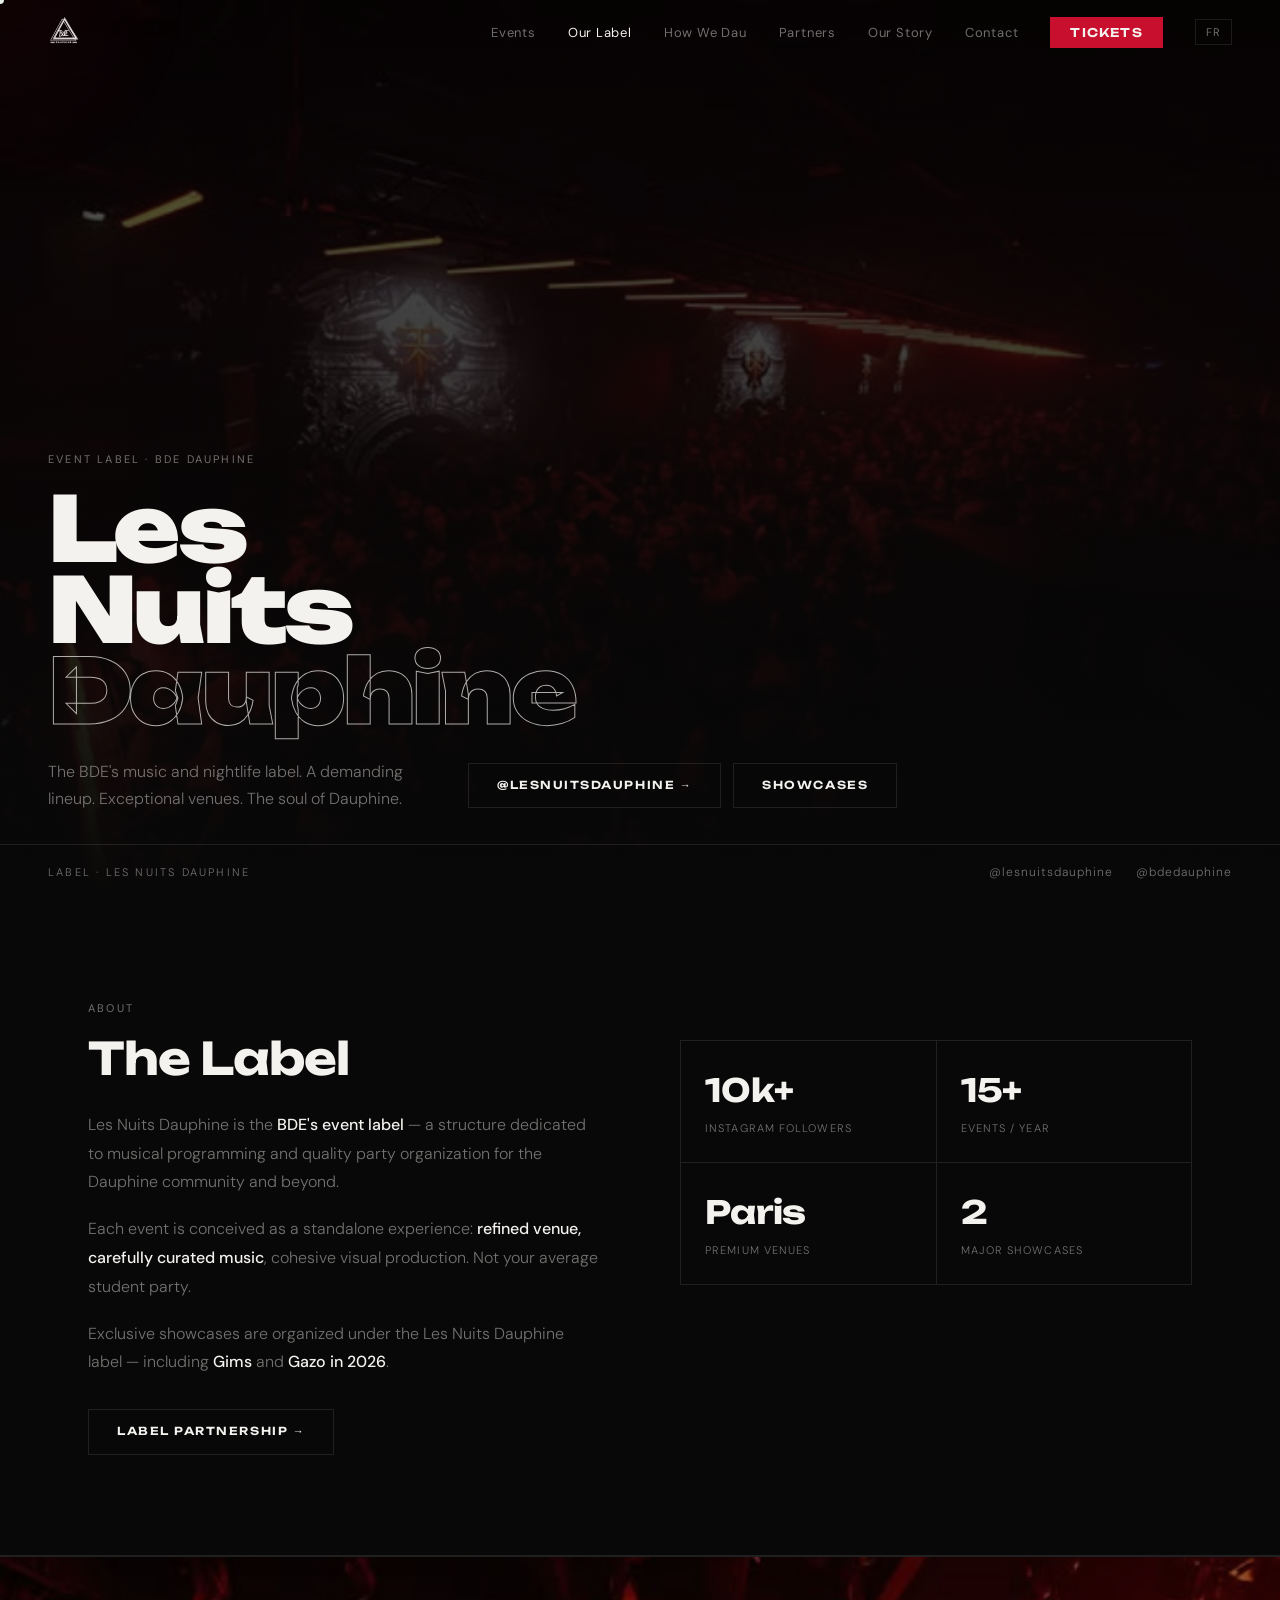
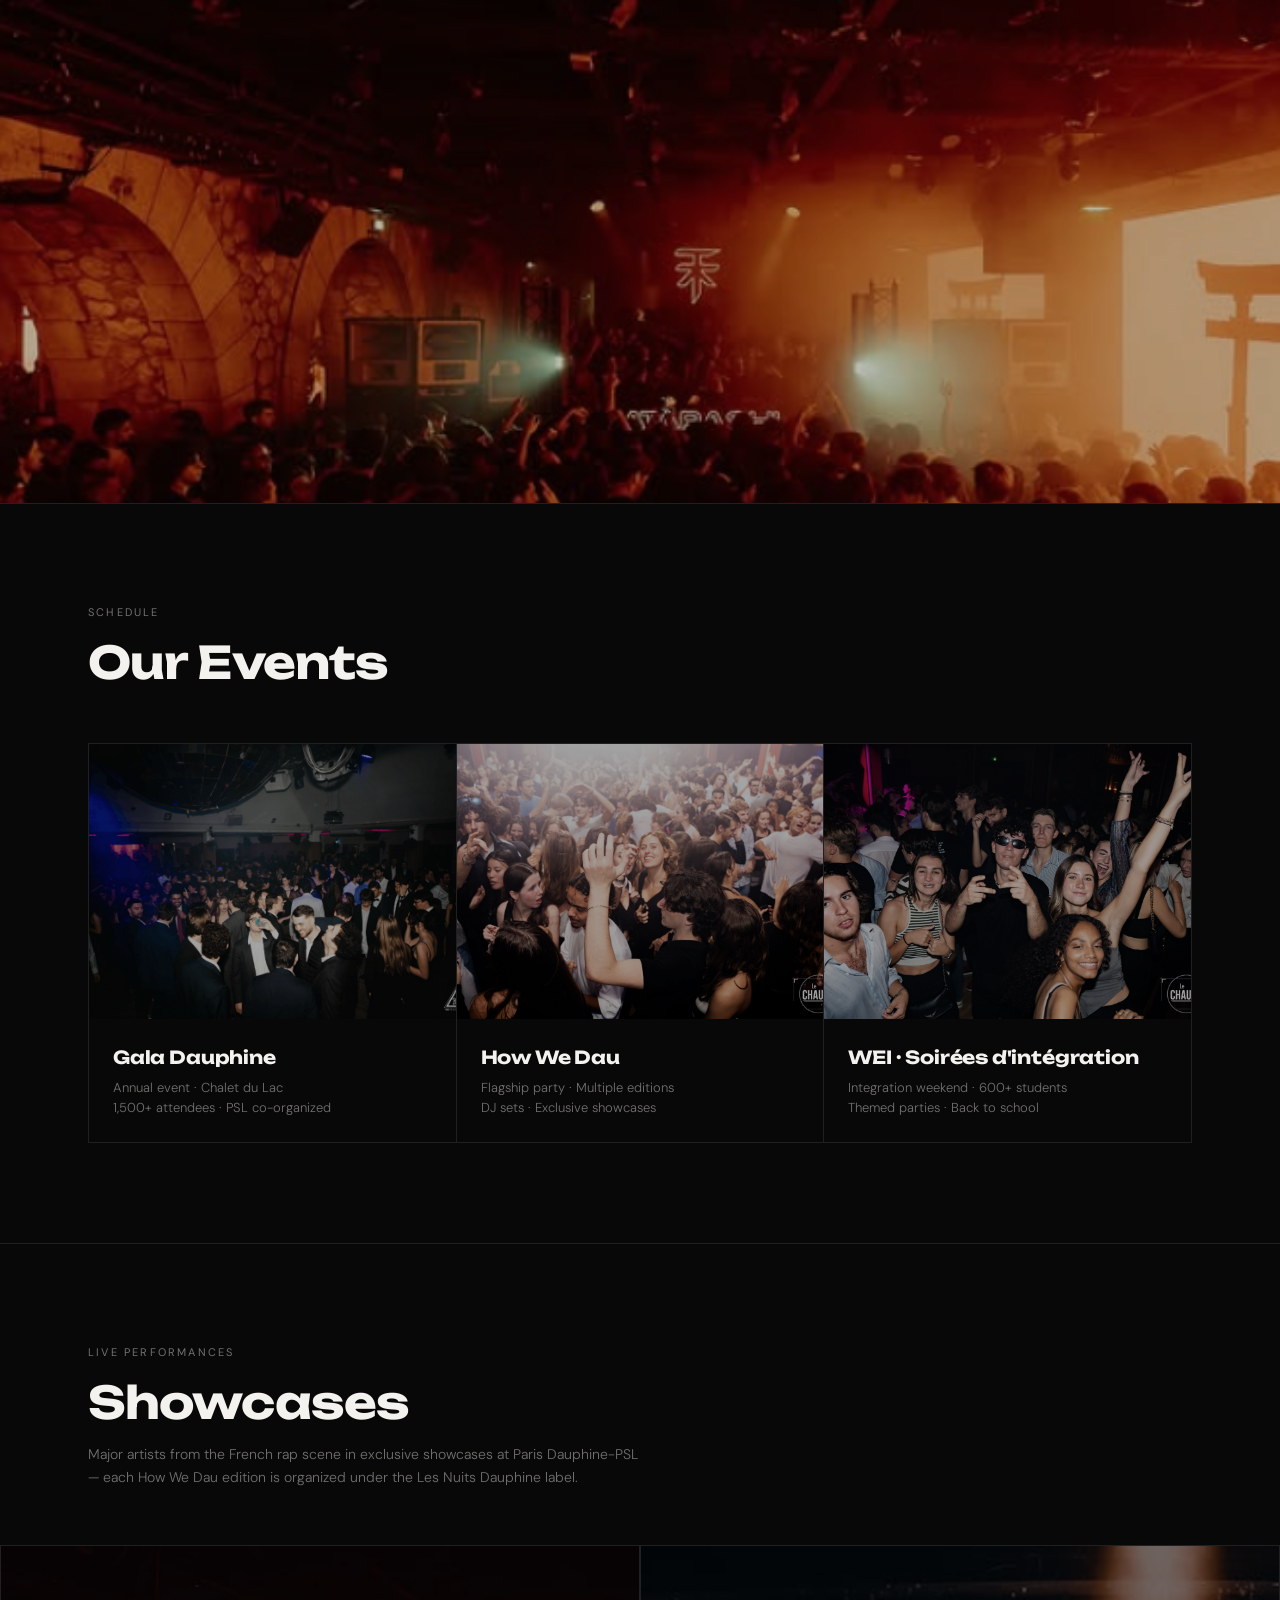
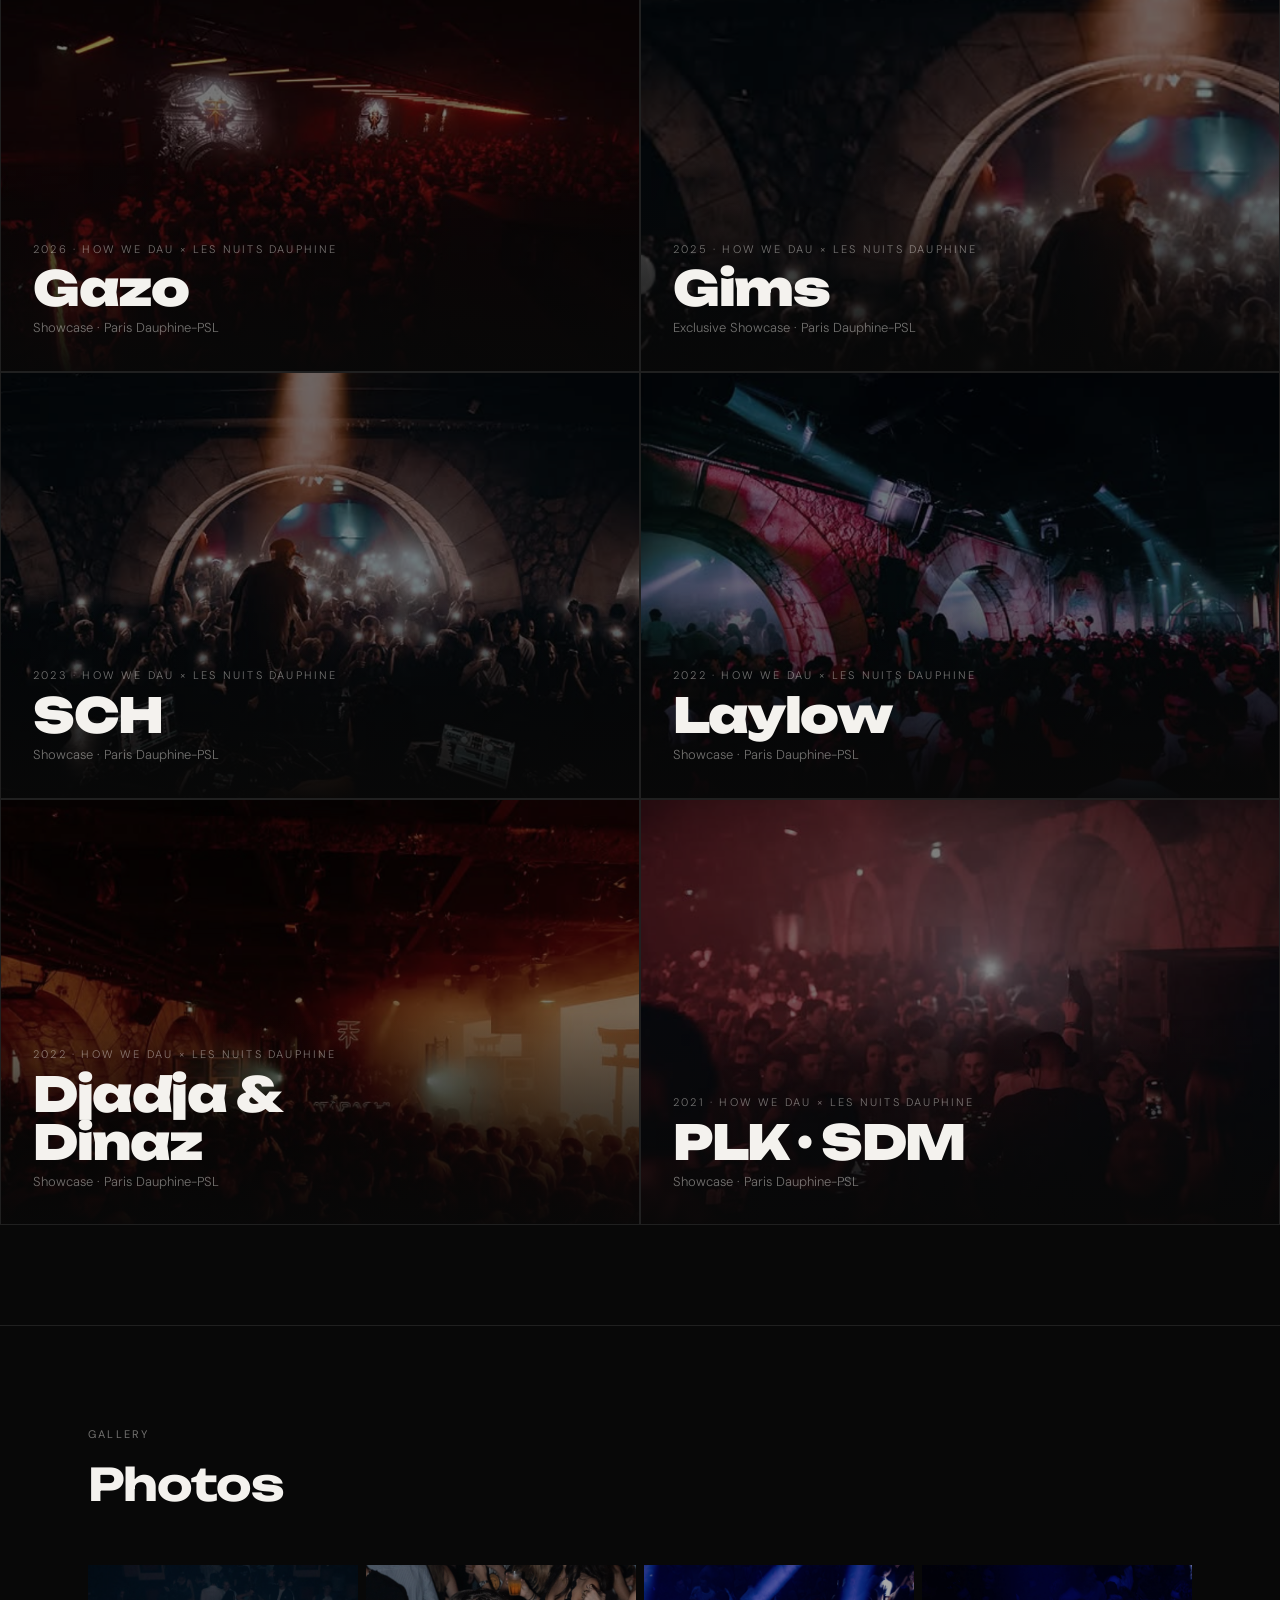
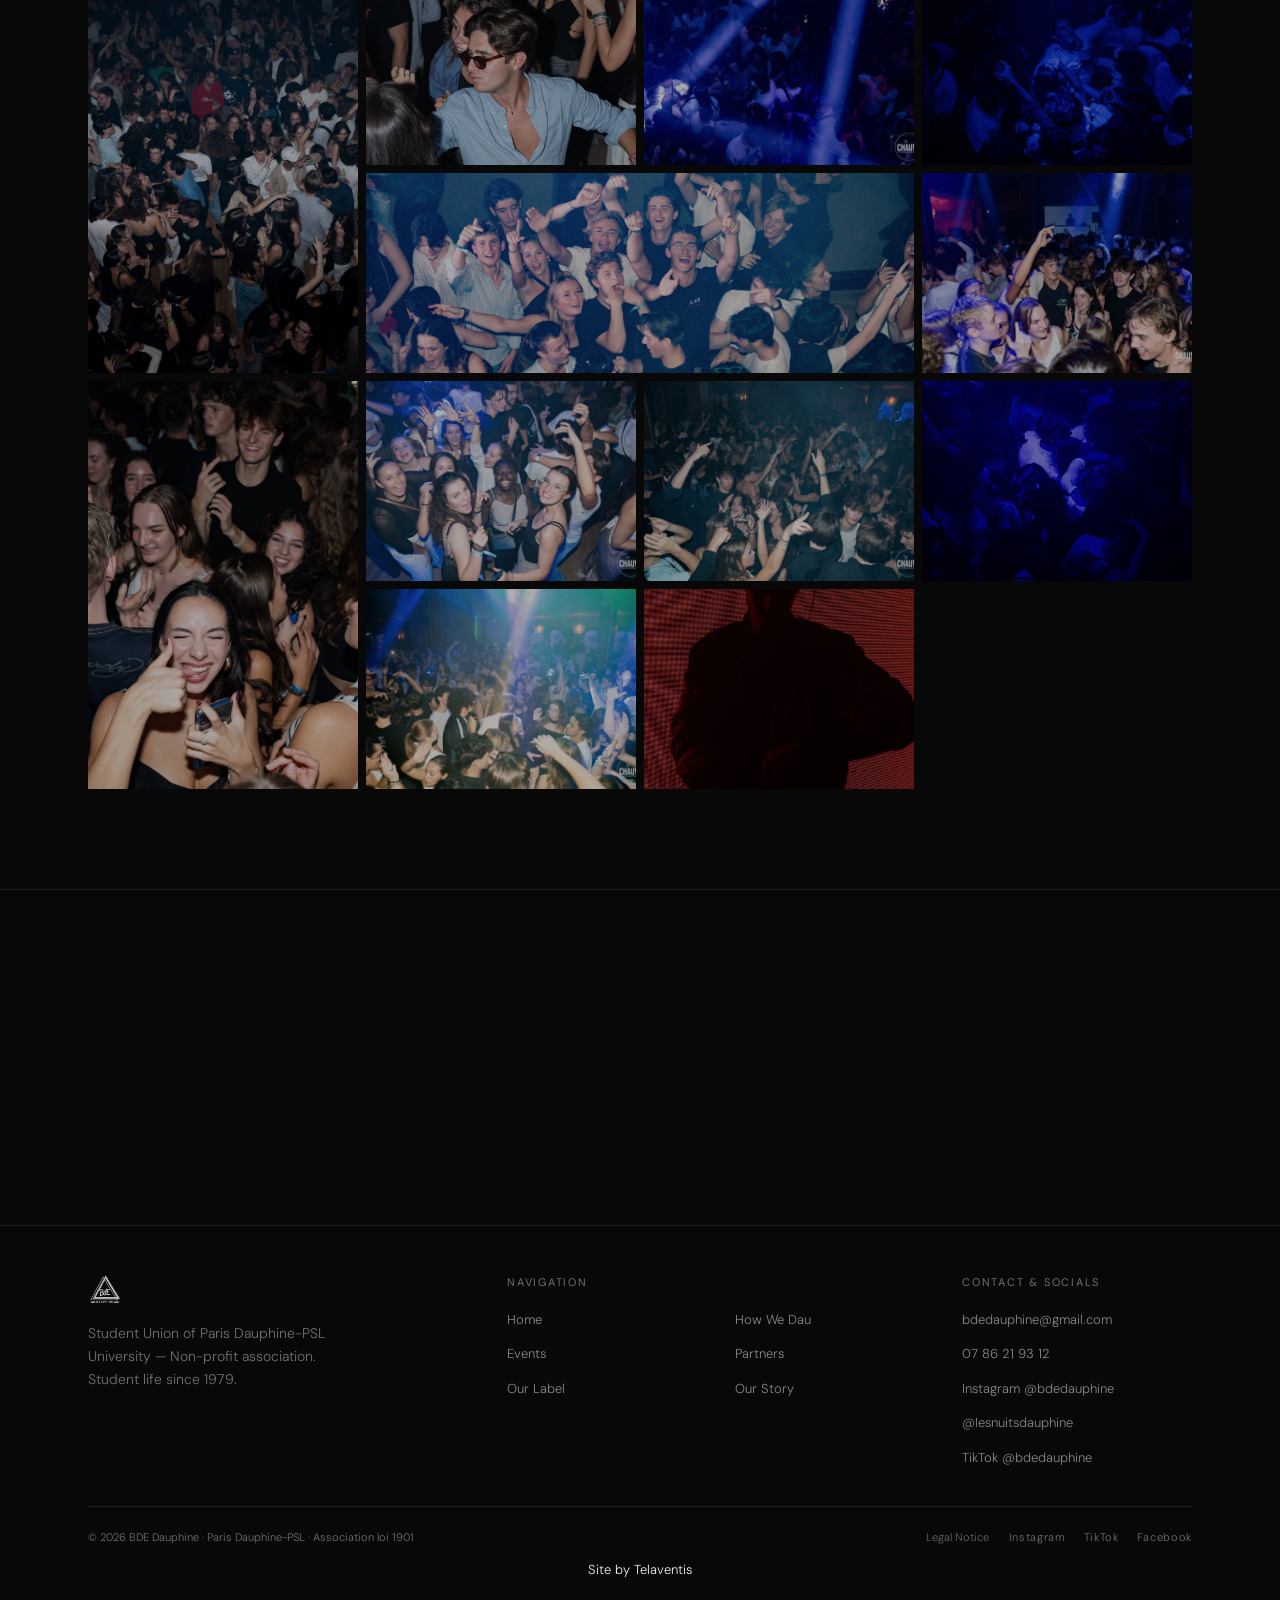
<file: nuits.html>
<!DOCTYPE html>

<html lang="fr">
<head>
<meta charset="utf-8"/>
<meta content="width=device-width, initial-scale=1.0" name="viewport"/>
<!-- Favicons / icons -->
<link href="favicon.ico" rel="icon" sizes="any"/>
<link href="favicon-16.png" rel="icon" sizes="16x16" type="image/png"/>
<link href="favicon-32.png" rel="icon" sizes="32x32" type="image/png"/>
<link href="apple-touch-icon.png" rel="apple-touch-icon" sizes="180x180"/>
<link href="site.webmanifest" rel="manifest"/>
<meta content="#050608" name="theme-color"/>
<title>Les Nuits Dauphine — Label événementiel · BDE Dauphine-PSL</title>
<meta content="Les Nuits Dauphine — le label événementiel du BDE Dauphine. Soirées électro, showcases exclusifs, 15+ événements par an dans les meilleures salles de Paris." name="description"/>
<meta content="index, follow" name="robots">
<!-- Social preview -->
<meta content="Les Nuits Dauphine — BDE Dauphine-PSL" property="og:title"/>
<meta content="Les Nuits Dauphine — le label événementiel du BDE Dauphine. Soirées électro, showcases exclusifs et vie étudiante à Paris." property="og:description"/>
<meta content="website" property="og:type"/>
<meta content="https://bdedauphine.fr/nuits.html" property="og:url"/>
<meta content="https://bdedauphine.fr/uploads/cap-145216.png" property="og:image"/>
<meta content="BDE Dauphine" property="og:site_name"/>
<meta content="fr_FR" property="og:locale"/>
<meta content="summary_large_image" name="twitter:card"/>
<meta content="Les Nuits Dauphine — BDE Dauphine-PSL" name="twitter:title"/>
<meta content="Les Nuits Dauphine — le label événementiel du BDE Dauphine. Soirées électro, showcases exclusifs et vie étudiante à Paris." name="twitter:description"/>
<meta content="https://bdedauphine.fr/uploads/cap-145216.png" name="twitter:image"/>
<link href="style.css" rel="stylesheet"/>
<style>
    /* ── PAGE HERO ── */
    .page-hero {
      height: 100vh;
      min-height: 600px;
      position: relative;
      display: flex;
      flex-direction: column;
      justify-content: flex-end;
      overflow: hidden;
    }
    .nuits-hero-bg {
      position: absolute;
      inset: 0;
    }
    .nuits-hero-bg img {
      width: 100%; height: 100%;
      object-fit: cover;
      filter: brightness(0.4) saturate(0.7);
    }
    .nuits-hero-bg::after {
      content: '';
      position: absolute;
      inset: 0;
      background: linear-gradient(to top, rgba(8,8,8,1) 0%, rgba(8,8,8,0.4) 60%, transparent 100%);
    }
    .nuits-hero-content {
      position: absolute;
      z-index: 2;
      bottom: 88px; /* laisse de la place pour la scroll bar */
      left: 48px;
      right: 48px;
    }
    .nuits-hero-title {
      font-family: var(--font-title);
      font-size: clamp(48px, 10vw, 90px);
      font-weight: 900;
      line-height: 0.9;
      letter-spacing: -0.04em;
      margin-bottom: 28px;
    }
    .nuits-hero-title .outline {
      -webkit-text-stroke: 1px rgba(244,242,238,0.7);
      color: transparent;
    }
    .nuits-hero-meta {
      display: flex;
      align-items: center;
      gap: 40px;
      flex-wrap: wrap;
    }
    .nuits-hero-desc {
      font-size: 16px;
      color: var(--muted);
      max-width: 380px;
      line-height: 1.65;
    }
    .nuits-scroll-bar {
      position: absolute;
      bottom: 0;
      left: 0;
      right: 0;
      z-index: 2;
      border-top: 1px solid var(--border);
      padding: 18px 48px;
      display: flex;
      justify-content: space-between;
      align-items: center;
    }
    .nuits-scroll-bar-label {
      font-size: 11px;
      letter-spacing: 0.2em;
      text-transform: uppercase;
      color: var(--muted);
    }
    .nuits-socials {
      display: flex;
      gap: 24px;
    }
    .nuits-socials a {
      font-size: 12px;
      letter-spacing: 0.08em;
      color: var(--muted);
      text-decoration: none;
      cursor: none;
      transition: color 0.2s;
    }
    .nuits-socials a:hover { color: var(--white); }

    /* ── IDENTITY ── */
    #identity { padding: 100px 0; border-bottom: 1px solid var(--border); }
    .identity-grid {
      display: grid;
      grid-template-columns: 1fr 1fr;
      gap: 80px;
      align-items: start;
    }
    .identity-text p {
      font-size: 16px;
      color: var(--muted);
      line-height: 1.8;
      margin-bottom: 18px;
    }
    .identity-text p strong { color: var(--white); font-weight: 500; }
    .identity-stats {
      display: grid;
      grid-template-columns: 1fr 1fr;
      gap: 0;
      border-top: 1px solid var(--border);
      border-left: 1px solid var(--border);
      margin-top: 40px;
    }
    .identity-stat {
      border-right: 1px solid var(--border);
      border-bottom: 1px solid var(--border);
      padding: 24px;
    }
    .identity-stat-num {
      font-family: var(--font-title);
      font-size: 32px;
      font-weight: 700;
      letter-spacing: -0.02em;
      margin-bottom: 4px;
    }
    .identity-stat-label {
      font-size: 11px;
      color: var(--muted);
      letter-spacing: 0.1em;
      text-transform: uppercase;
    }

    /* ── PHOTO FULL ── */
    .photo-full {
      width: 100%;
      aspect-ratio: 21/9;
      overflow: hidden;
      border-top: 1px solid var(--border);
      border-bottom: 1px solid var(--border);
    }
    .photo-full img {
      width: 100%; height: 100%;
      object-fit: cover;
      filter: brightness(0.75) saturate(0.85);
    }

    /* ── SOIRÉES ── */
    #soirees { padding: 100px 0; border-bottom: 1px solid var(--border); }
    .soirees-grid {
      display: grid;
      grid-template-columns: repeat(3, 1fr);
      gap: 0;
      border-top: 1px solid var(--border);
      border-left: 1px solid var(--border);
      margin-top: 56px;
    }
    .soiree-cell {
      border-right: 1px solid var(--border);
      border-bottom: 1px solid var(--border);
      overflow: hidden;
    }
    .soiree-img {
      aspect-ratio: 4/3;
      overflow: hidden;
    }
    .soiree-img img {
      width: 100%; height: 100%;
      object-fit: cover;
      filter: brightness(0.65) saturate(0.75);
      transition: transform 0.6s cubic-bezier(0.16,1,0.3,1), filter 0.4s;
    }
    .soiree-cell:hover .soiree-img img {
      transform: scale(1.05);
      filter: brightness(0.8) saturate(0.9);
    }
    .soiree-info { padding: 24px; }
    .soiree-name {
      font-family: var(--font-title);
      font-size: 18px;
      font-weight: 700;
      letter-spacing: -0.01em;
      margin-bottom: 6px;
    }
    .soiree-meta { font-size: 13px; color: var(--muted); line-height: 1.55; }

    /* ── SHOWCASES ── */
    #showcases-nuits { padding: 100px 0; border-bottom: 1px solid var(--border); }
    .showcases-nuits-grid {
      display: grid;
      grid-template-columns: 1fr 1fr;
      gap: 0;
      margin-top: 56px;
    }
    .showcase-nuits-item {
      position: relative;
      overflow: hidden;
      border: 1px solid var(--border);
      aspect-ratio: 3/2;
    }
    .showcase-nuits-item img {
      width: 100%; height: 100%;
      object-fit: cover;
      filter: brightness(0.5) saturate(0.7);
      transition: transform 0.6s cubic-bezier(0.16,1,0.3,1), filter 0.4s;
    }
    .showcase-nuits-item:hover img {
      transform: scale(1.04);
      filter: brightness(0.65) saturate(0.85);
    }
    .showcase-nuits-overlay {
      position: absolute;
      inset: 0;
      background: linear-gradient(to top, rgba(8,8,8,0.95) 0%, transparent 50%);
    }
    .showcase-nuits-info {
      position: absolute;
      bottom: 0; left: 0; right: 0;
      padding: 32px;
    }
    .showcase-nuits-year {
      font-size: 11px;
      letter-spacing: 0.2em;
      text-transform: uppercase;
      color: var(--muted);
      margin-bottom: 6px;
    }
    .showcase-nuits-name {
      font-family: var(--font-title);
      font-size: clamp(28px, 4vw, 48px);
      font-weight: 900;
      letter-spacing: -0.03em;
      line-height: 1;
    }
    .showcase-nuits-event {
      font-size: 13px;
      color: var(--muted);
      margin-top: 6px;
    }

    /* ── GALERIE ── */
    #galerie-nuits { padding: 100px 0; }
    .galerie-masonry {
      display: grid;
      grid-template-columns: repeat(4, 1fr);
      grid-auto-rows: 200px;
      gap: 8px;
      margin-top: 56px;
    }
    .gal-item { overflow: hidden; }
    .gal-item:nth-child(1) { grid-row: span 2; }
    .gal-item:nth-child(5) { grid-column: span 2; }
    .gal-item:nth-child(7) { grid-row: span 2; }
    .gal-item img {
      width: 100%; height: 100%;
      object-fit: cover;
      filter: brightness(0.7) saturate(0.8);
      transition: filter 0.35s, transform 0.5s;
    }
    .gal-item:hover img { filter: brightness(0.9) saturate(1); transform: scale(1.03); }

    /* ── INSTAGRAM CTA ── */
    #insta-cta {
      border-top: 1px solid var(--border);
      padding: 80px 0;
    }
    .insta-cta-inner {
      display: flex;
      justify-content: space-between;
      align-items: center;
      gap: 40px;
    }
    .insta-cta-text h2 {
      font-family: var(--font-title);
      font-size: clamp(24px, 4vw, 44px);
      font-weight: 700;
      letter-spacing: -0.02em;
      margin-bottom: 10px;
    }
    .insta-cta-text p { font-size: 15px; color: var(--muted); }
    .insta-cta-btns { display: flex; gap: 12px; flex-shrink: 0; }

    @media (max-width: 900px) {
      /* Fix: constrain hero content between nav and scroll bar */
      .nuits-hero-content {
        left: 0; right: 0;
        padding: 0 20px;
        bottom: 90px;
        top: 80px;
        display: flex;
        flex-direction: column;
        justify-content: flex-end;
        overflow: hidden;
      }
      .nuits-scroll-bar { padding: 14px 20px; }
      .identity-grid { grid-template-columns: 1fr; gap: 40px; }
      .soirees-grid { grid-template-columns: 1fr; }
      .showcases-nuits-grid { grid-template-columns: 1fr; }
      .galerie-masonry { grid-template-columns: repeat(2, 1fr); }
      .gal-item:nth-child(5) { grid-column: span 1; }
      .insta-cta-inner { flex-direction: column; align-items: flex-start; }
      .insta-cta-btns { flex-wrap: wrap; }
    }
  </style>
</meta></head>
<body>
<div class="cursor-dot" id="cursorDot"></div>
<div class="cursor-blob" id="cursorBlob"></div>
<!-- =====================================================
     NAVIGATION GÉNÉRÉE AUTOMATIQUEMENT
     Source : /data/site.js > navigation
     Modifier les libellés et liens dans data/site.js.
     Ne pas écrire les liens de menu directement ici.
     ===================================================== --><nav data-render="nav" id="nav"></nav>
<!-- HERO -->
<div class="page-hero">
<div class="nuits-hero-bg">
<img alt="Les Nuits Dauphine" src="uploads/cap-145216.png"/>
</div>
<div class="nuits-hero-content">
<div class="label-sm reveal" data-en="Event Label · BDE Dauphine" data-fr="Label événementiel · BDE Dauphine" style="margin-bottom:20px;">Label événementiel · BDE Dauphine</div>
<div class="nuits-hero-title reveal" style="transition-delay:0.05s;">
        Les<br/>Nuits<br/><span class="outline">Dauphine</span>
</div>
<div class="nuits-hero-meta reveal" style="transition-delay:0.1s;">
<p class="nuits-hero-desc" data-en="The BDE's music and nightlife label. A demanding lineup. Exceptional venues. The soul of Dauphine." data-fr="Le label musical et festif du BDE. Une programmation exigeante. Des lieux d'exception. L'âme de Dauphine.">Le label musical et festif du BDE. Une programmation exigeante. Des lieux d'exception. L'âme de Dauphine.</p>
<div style="display:flex;gap:12px;flex-wrap:wrap;">
<a class="btn" href="https://www.instagram.com/lesnuitsdauphine/" target="_blank">@lesnuitsdauphine →</a>
<a class="btn" href="#showcases-nuits">Showcases</a>
</div>
</div>
</div>
<div class="nuits-scroll-bar reveal">
<span class="nuits-scroll-bar-label">Label · Les Nuits Dauphine</span>
<div class="nuits-socials">
<a href="https://www.instagram.com/lesnuitsdauphine/" target="_blank">@lesnuitsdauphine</a>
<a href="https://www.instagram.com/bdedauphine/" target="_blank">@bdedauphine</a>
</div>
</div>
</div>
<!-- IDENTITY -->
<section id="identity">
<div class="container">
<div class="identity-grid">
<div class="reveal">
<div class="label-sm" data-en="About" data-fr="À propos">À propos</div>
<h2 class="title-lg" data-en="The Label" data-fr="Le label" style="margin-bottom:28px;">Le label</h2>
<div class="identity-text">
<p data-en="Les Nuits Dauphine is the &lt;strong&gt;BDE's event label&lt;/strong&gt; — a structure dedicated to musical programming and quality party organization for the Dauphine community and beyond." data-fr="Les Nuits Dauphine est le &lt;strong&gt;label événementiel du BDE&lt;/strong&gt; — une structure dédiée à la programmation musicale et à l'organisation de soirées de qualité pour la communauté Dauphine et au-delà.">Les Nuits Dauphine est le <strong>label événementiel du BDE</strong> — une structure dédiée à la programmation musicale et à l'organisation de soirées de qualité pour la communauté Dauphine et au-delà.</p>
<p data-en="Each event is conceived as a standalone experience: &lt;strong&gt;refined venue, carefully curated music&lt;/strong&gt;, cohesive visual production. Not your average student party." data-fr="Chaque soirée est pensée comme un événement à part entière : &lt;strong&gt;lieu soigné, programmation musicale travaillée&lt;/strong&gt;, production visuelle cohérente. Pas une soirée étudiante comme les autres.">Chaque soirée est pensée comme un événement à part entière : <strong>lieu soigné, programmation musicale travaillée</strong>, production visuelle cohérente. Pas une soirée étudiante comme les autres.</p>
<p data-en="Exclusive showcases are organized under the Les Nuits Dauphine label — including &lt;strong&gt;Gims&lt;/strong&gt; and &lt;strong&gt;Gazo in 2026&lt;/strong&gt;." data-fr="C'est sous le label Les Nuits Dauphine que sont organisés les showcases exclusifs — dont &lt;strong&gt;Gims&lt;/strong&gt; et &lt;strong&gt;Gazo en 2026&lt;/strong&gt;.">C'est sous le label Les Nuits Dauphine que sont organisés les showcases exclusifs — dont <strong>Gims</strong> et <strong>Gazo en 2026</strong>.</p>
</div>
<div style="margin-top:32px;">
<a class="btn" data-en="Label Partnership →" data-fr="Partenariat label →" href="partenaires.html">Partenariat label →</a>
</div>
</div>
<div class="reveal" style="transition-delay:0.15s;">
<div class="identity-stats">
<div class="identity-stat">
<div class="identity-stat-num">10k+</div>
<div class="identity-stat-label" data-en="Instagram Followers" data-fr="Abonnés Instagram">Abonnés Instagram</div>
</div>
<div class="identity-stat">
<div class="identity-stat-num">15+</div>
<div class="identity-stat-label" data-en="Events / year" data-fr="Soirées / an">Soirées / an</div>
</div>
<div class="identity-stat">
<div class="identity-stat-num">Paris</div>
<div class="identity-stat-label" data-en="Premium Venues" data-fr="Venues premium">Venues premium</div>
</div>
<div class="identity-stat">
<div class="identity-stat-num">2</div>
<div class="identity-stat-label" data-en="Major Showcases" data-fr="Showcases majeurs">Showcases majeurs</div>
</div>
</div>
</div>
</div>
</div>
</section>
<!-- PHOTO PLEINE LARGEUR -->
<div class="photo-full reveal">
<img alt="Les Nuits Dauphine — ambiance" src="uploads/cap-145101.png"/>
</div>
<!-- SOIRÉES TYPES -->
<section id="soirees">
<div class="container">
<div class="reveal">
<div class="label-sm" data-en="Schedule" data-fr="Programmation">Programmation</div>
<h2 class="title-lg" data-en="Our Events" data-fr="Nos soirées">Nos soirées</h2>
</div>
<div class="soirees-grid reveal" style="transition-delay:0.1s;">
<div class="soiree-cell">
<div class="soiree-img">
<img alt="Gala" src="uploads/gala-2026-248.jpg"/>
</div>
<div class="soiree-info">
<div class="soiree-name">Gala Dauphine</div>
<div class="soiree-meta" data-en="Annual event · Chalet du Lac&lt;br /&gt;1,500+ attendees · PSL co-organized" data-fr="Événement annuel · Chalet du Lac&lt;br /&gt;1 500+ participants · Co-organisé PSL">Événement annuel · Chalet du Lac<br/>1 500+ participants · Co-organisé PSL</div>
</div>
</div>
<div class="soiree-cell">
<div class="soiree-img">
<img alt="How We Dau" src="uploads/DSC05863-scaled.jpg"/>
</div>
<div class="soiree-info">
<div class="soiree-name">How We Dau</div>
<div class="soiree-meta" data-en="Flagship party · Multiple editions&lt;br /&gt;DJ sets · Exclusive showcases" data-fr="Soirée flagship · Plusieurs éditions&lt;br /&gt;DJ sets · Showcases exclusifs">Soirée flagship · Plusieurs éditions<br/>DJ sets · Showcases exclusifs</div>
</div>
</div>
<div class="soiree-cell">
<div class="soiree-img">
<img alt="WEI" src="uploads/DSC06115-scaled.jpg"/>
</div>
<div class="soiree-info">
<div class="soiree-name">WEI · Soirées d'intégration</div>
<div class="soiree-meta" data-en="Integration weekend · 600+ students&lt;br /&gt;Themed parties · Back to school" data-fr="Weekend d'intégration · 600+ étudiants&lt;br /&gt;Soirées thématiques · Rentrée">Weekend d'intégration · 600+ étudiants<br/>Soirées thématiques · Rentrée</div>
</div>
</div>
</div>
</div>
</section>
<!-- SHOWCASES -->
<section id="showcases-nuits">
<div class="container">
<div class="reveal">
<div class="label-sm" data-en="Live Performances" data-fr="Performances live">Performances live</div>
<h2 class="title-lg">Showcases</h2>
<p class="body-md" data-en="Major artists from the French rap scene in exclusive showcases at Paris Dauphine-PSL — each How We Dau edition is organized under the Les Nuits Dauphine label." data-fr="Des artistes majeurs de la scène rap française en showcase exclusif à Paris Dauphine-PSL — chaque édition How We Dau est organisée sous le label Les Nuits Dauphine." style="max-width:560px;margin-top:16px;">Des artistes majeurs de la scène rap française en showcase exclusif à Paris Dauphine-PSL — chaque édition How We Dau est organisée sous le label Les Nuits Dauphine.</p>
</div>
</div>
<div class="showcases-nuits-grid reveal" style="transition-delay:0.1s;">
<div class="showcase-nuits-item">
<img alt="Gazo 2026" src="uploads/cap-145216.png"/>
<div class="showcase-nuits-overlay"></div>
<div class="showcase-nuits-info">
<div class="showcase-nuits-year">2026 · How We Dau × Les Nuits Dauphine</div>
<div class="showcase-nuits-name">Gazo</div>
<div class="showcase-nuits-event">Showcase · Paris Dauphine-PSL</div>
</div>
</div>
<div class="showcase-nuits-item">
<img alt="Gims" src="uploads/cap-144920.png"/>
<div class="showcase-nuits-overlay"></div>
<div class="showcase-nuits-info">
<div class="showcase-nuits-year">2025 · How We Dau × Les Nuits Dauphine</div>
<div class="showcase-nuits-name">Gims</div>
<div class="showcase-nuits-event" data-en="Exclusive Showcase · Paris Dauphine-PSL" data-fr="Showcase exclusif · Paris Dauphine-PSL">Showcase exclusif · Paris Dauphine-PSL</div>
</div>
</div>
<div class="showcase-nuits-item">
<img alt="SCH" src="uploads/cap-145000.png"/>
<div class="showcase-nuits-overlay"></div>
<div class="showcase-nuits-info">
<div class="showcase-nuits-year">2023 · How We Dau × Les Nuits Dauphine</div>
<div class="showcase-nuits-name">SCH</div>
<div class="showcase-nuits-event">Showcase · Paris Dauphine-PSL</div>
</div>
</div>
<div class="showcase-nuits-item">
<img alt="Laylow" src="uploads/cap-145018.png"/>
<div class="showcase-nuits-overlay"></div>
<div class="showcase-nuits-info">
<div class="showcase-nuits-year">2022 · How We Dau × Les Nuits Dauphine</div>
<div class="showcase-nuits-name">Laylow</div>
<div class="showcase-nuits-event">Showcase · Paris Dauphine-PSL</div>
</div>
</div>
<div class="showcase-nuits-item">
<img alt="Djadja &amp; Dinaz" src="uploads/cap-145101.png"/>
<div class="showcase-nuits-overlay"></div>
<div class="showcase-nuits-info">
<div class="showcase-nuits-year">2022 · How We Dau × Les Nuits Dauphine</div>
<div class="showcase-nuits-name">Djadja &amp;<br/>Dinaz</div>
<div class="showcase-nuits-event">Showcase · Paris Dauphine-PSL</div>
</div>
</div>
<div class="showcase-nuits-item">
<img alt="PLK &amp; SDM" src="uploads/cap-145204.png"/>
<div class="showcase-nuits-overlay"></div>
<div class="showcase-nuits-info">
<div class="showcase-nuits-year">2021 · How We Dau × Les Nuits Dauphine</div>
<div class="showcase-nuits-name">PLK · SDM</div>
<div class="showcase-nuits-event">Showcase · Paris Dauphine-PSL</div>
</div>
</div>
</div>
</section>
<!-- GALERIE -->
<section id="galerie-nuits">
<div class="container">
<div class="reveal">
<div class="label-sm" data-en="Gallery" data-fr="Galerie">Galerie</div>
<h2 class="title-lg" data-en="Photos" data-fr="Photos">Photos</h2>
</div>
<div class="galerie-masonry reveal" style="transition-delay:0.1s;">
<div class="gal-item"><img alt="" src="uploads/DSC04314-scaled.jpg"/></div>
<div class="gal-item"><img alt="" src="uploads/DSC04346-scaled.jpg"/></div>
<div class="gal-item"><img alt="" src="uploads/DSC04400-scaled.jpg"/></div>
<div class="gal-item"><img alt="" src="uploads/DSC04433-scaled.jpg"/></div>
<div class="gal-item"><img alt="" src="uploads/DSC04479-scaled.jpg"/></div>
<div class="gal-item"><img alt="" src="uploads/DSC04545-scaled.jpg"/></div>
<div class="gal-item"><img alt="" src="uploads/DSC04582-scaled.jpg"/></div>
<div class="gal-item"><img alt="" src="uploads/DSC04627-scaled.jpg"/></div>
<div class="gal-item"><img alt="" src="uploads/DSC05266-scaled.jpg"/></div>
<div class="gal-item"><img alt="" src="uploads/DSC05637-scaled.jpg"/></div>
<div class="gal-item"><img alt="" src="uploads/DSC05851-scaled.jpg"/></div>
<div class="gal-item"><img alt="" src="uploads/DSC06186-scaled.jpg"/></div>
</div>
</div>
</section>
<!-- INSTAGRAM CTA -->
<section id="insta-cta">
<div class="container">
<div class="insta-cta-inner reveal">
<div class="insta-cta-text">
<h2 data-en="Follow Les Nuits Dauphine" data-fr="Suivre Les Nuits Dauphine">Suivre Les Nuits Dauphine</h2>
<p data-en="All programming, announcements and photos in real time." data-fr="Toute la programmation, les annonces et les photos en temps réel.">Toute la programmation, les annonces et les photos en temps réel.</p>
</div>
<div class="insta-cta-btns">
<a class="btn btn-red" href="https://www.instagram.com/lesnuitsdauphine/" target="_blank">@lesnuitsdauphine →</a>
<a class="btn" href="https://www.instagram.com/bdedauphine/" target="_blank">@bdedauphine →</a>
</div>
</div>
</div>
</section>
<!-- =====================================================
     FOOTER GÉNÉRÉ AUTOMATIQUEMENT
     Source : /data/site.js
     Modifier email, téléphone, année, réseaux sociaux dans data/site.js.
     ===================================================== --><footer data-render="footer"></footer>
<!-- =====================================================
     MODAL BILLETTERIE GÉNÉRÉE AUTOMATIQUEMENT
     Source : /data/site.js > ticket
     Modifier le lien Shotgun dans data/site.js.
     ===================================================== --><div class="modal-overlay" data-render="ticket-modal" id="ticketModal" onclick="closeModalOnBg(event)"></div>
<!-- =====================================================
     AFFICHE DE L'ÉVÉNEMENT À VENIR — contenu généré par js/render.js
     Réglages : csv/config.csv (affiche_*) et csv/events.csv (colonnes AFFICHE *)
     ===================================================== --><dialog class="affiche-dialog" data-render="affiche" id="afficheModal" aria-labelledby="afficheTitle"></dialog>

<!-- =====================================================
     DONNÉES + MOTEUR DE RENDU
     Pour modifier les contenus, éditer les fichiers /data/*.js.
     Les fichiers /js/*.js transforment ces données en HTML.
     ===================================================== -->
<script src="data/site.js"></script>
<script src="data/sponsors.js"></script>
<script src="data/events.js"></script>
<script src="data/galleries.js"></script>
<script src="data/artists.js"></script>
<script src="data/pages.js"></script>
<script src="data/legal.js"></script>
<script src="js/components.js"></script>
<script src="js/render.js"></script>
<script src="js/main.js"></script>
<script src="js/affiche.js"></script>
<script>
    const dot=document.getElementById('cursorDot'),blob=document.getElementById('cursorBlob');
    let mx=0,my=0,bx=0,by=0;
    document.addEventListener('mousemove',e=>{mx=e.clientX;my=e.clientY;dot.style.left=mx+'px';dot.style.top=my+'px';});
    function ab(){bx+=(mx-bx)*0.07;by+=(my-by)*0.07;blob.style.left=bx+'px';blob.style.top=by+'px';requestAnimationFrame(ab);}ab();
    const nav=document.getElementById('nav');
    window.addEventListener('scroll',()=>nav.classList.toggle('scrolled',window.scrollY>40),{passive:true});
    const obs=new IntersectionObserver(entries=>{entries.forEach(e=>{if(e.isIntersecting){e.target.classList.add('in');obs.unobserve(e.target);}});},{threshold:0.08});
    document.querySelectorAll('.reveal').forEach(el=>obs.observe(el));
    function toggleNav(){const b=document.getElementById('navBurger'),l=document.getElementById('navLinks');b.classList.toggle('open');l.classList.toggle('open');document.body.style.overflow=l.classList.contains('open')?'hidden':'';}
    document.querySelectorAll('#navLinks a').forEach(a=>a.addEventListener('click',()=>{document.getElementById('navLinks').classList.remove('open');document.getElementById('navBurger').classList.remove('open');document.body.style.overflow='';}));
    const modal=document.getElementById('ticketModal');
    function openModal(e){if(e)e.preventDefault();modal.classList.add('open');document.body.style.overflow='hidden';}
    function closeModal(){modal.classList.remove('open');document.body.style.overflow='';}
    function closeModalOnBg(e){if(e.target===modal)closeModal();}
    document.addEventListener('keydown',e=>{if(e.key==='Escape')closeModal();});
    const LANG_KEY='bde-lang';
    function applyLang(lang){document.documentElement.lang=lang;const b=document.getElementById('langToggle');if(b)b.textContent=lang==='en'?'FR':'EN';document.querySelectorAll('[data-fr]').forEach(el=>{el.innerHTML=lang==='en'?el.dataset.en:el.dataset.fr;});localStorage.setItem(LANG_KEY,lang);}
    function toggleLang(){applyLang(document.documentElement.lang==='fr'?'en':'fr');}
    (function(){const s=localStorage.getItem(LANG_KEY);if(s){applyLang(s);return;}if(!(navigator.language||'fr').toLowerCase().startsWith('fr'))applyLang('en');})();
  </script>
</body>
</html>
</file>
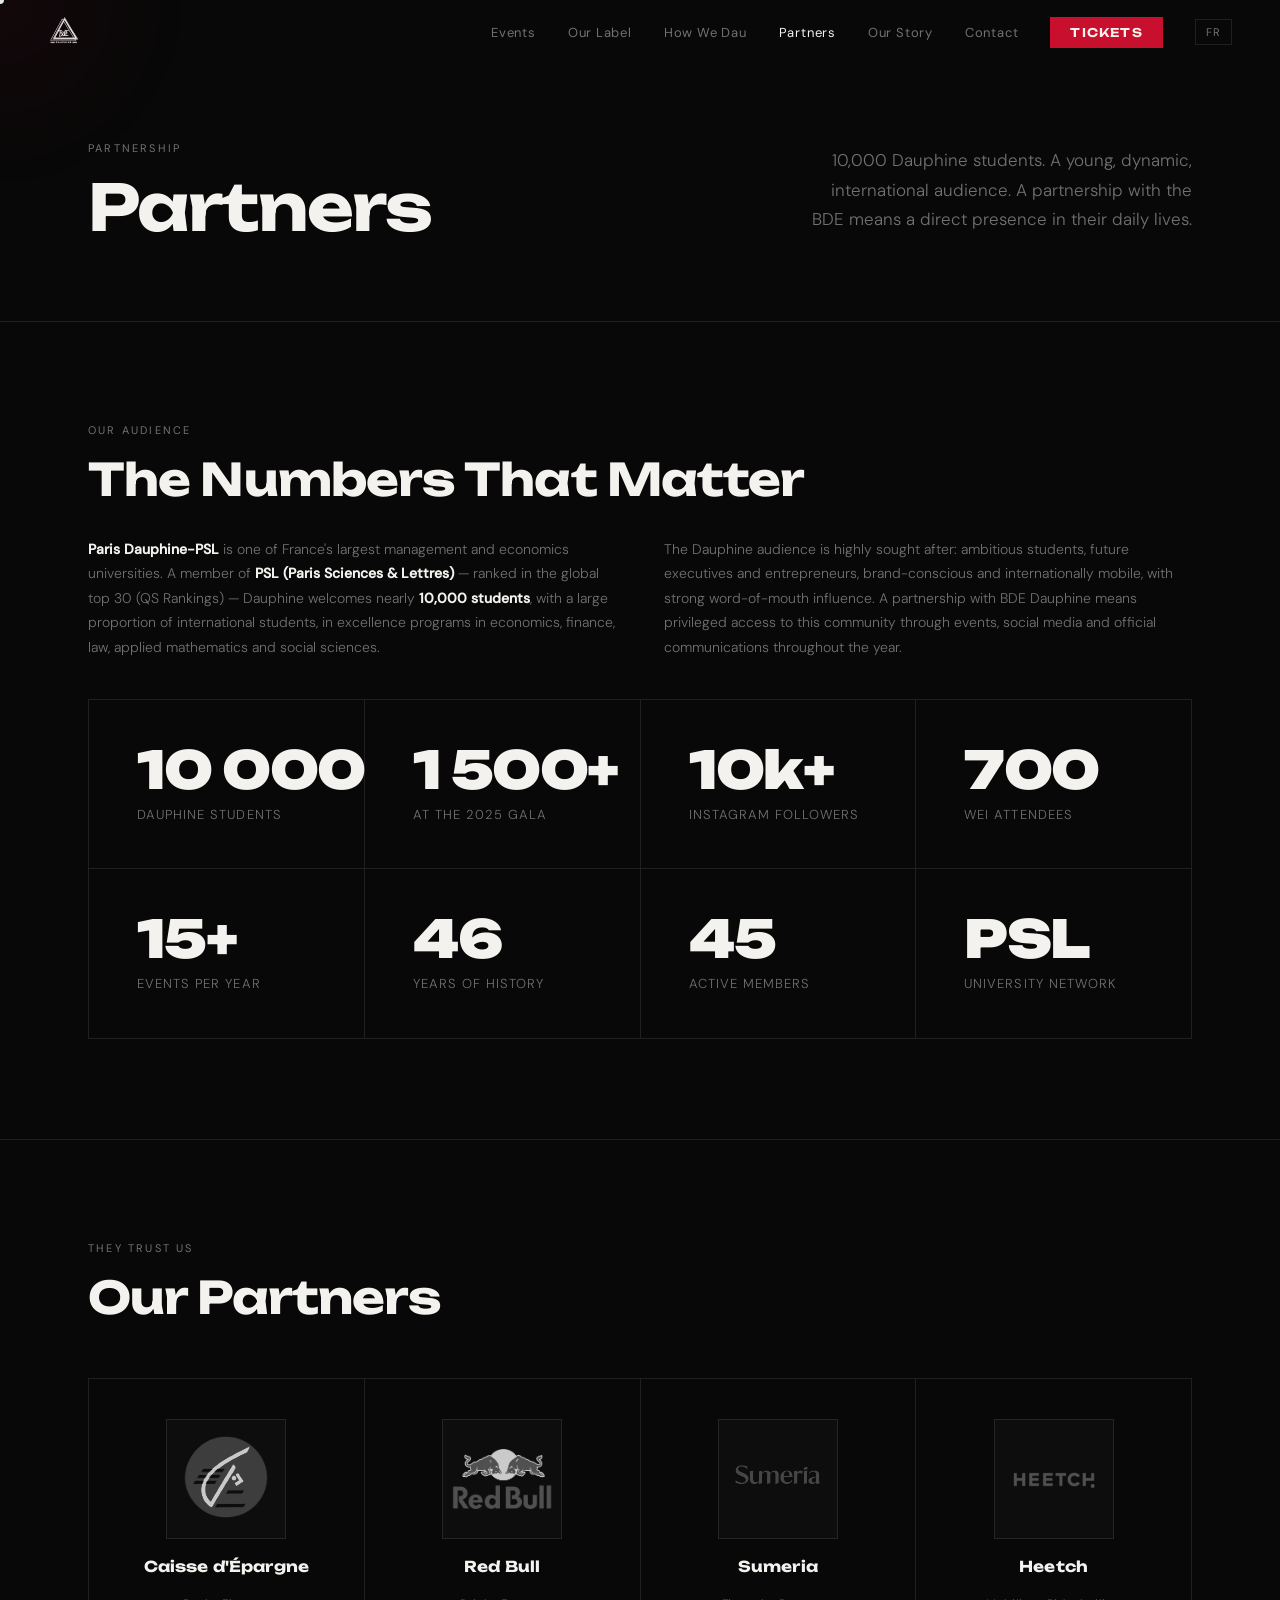
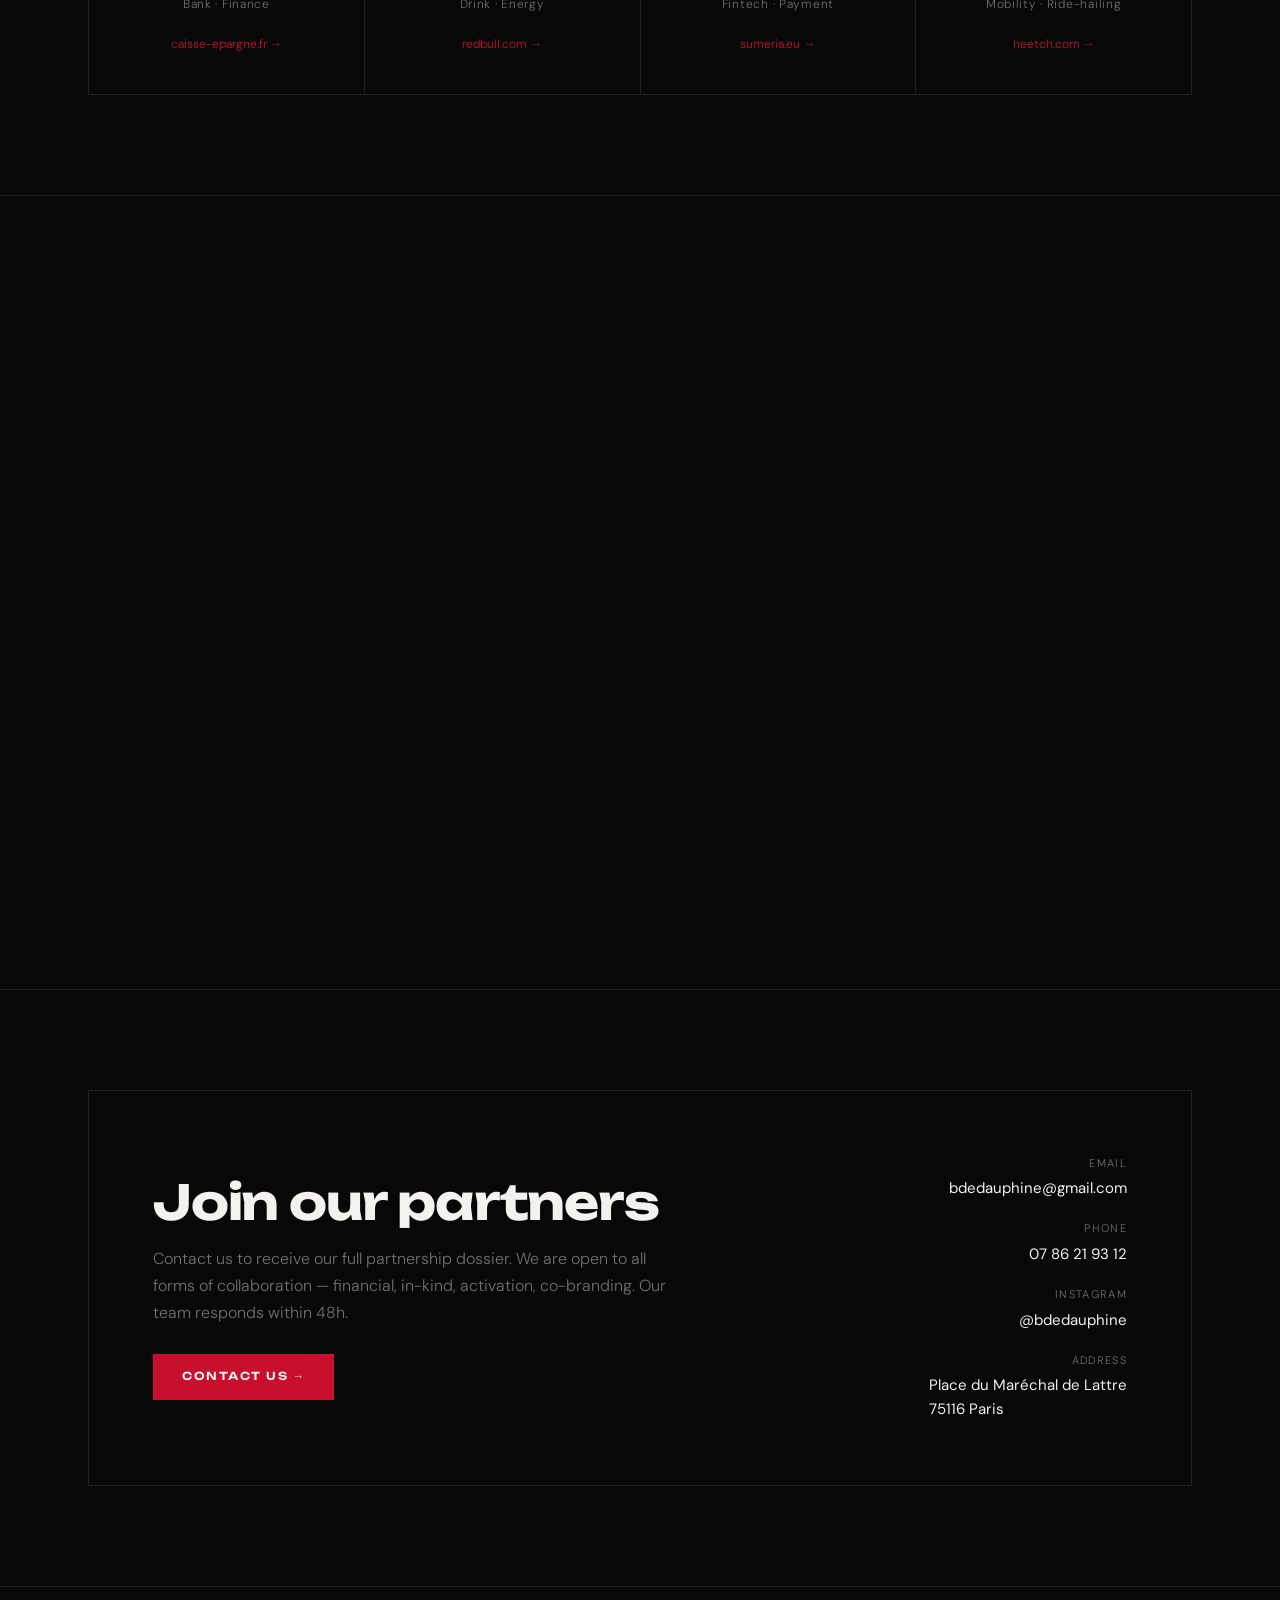
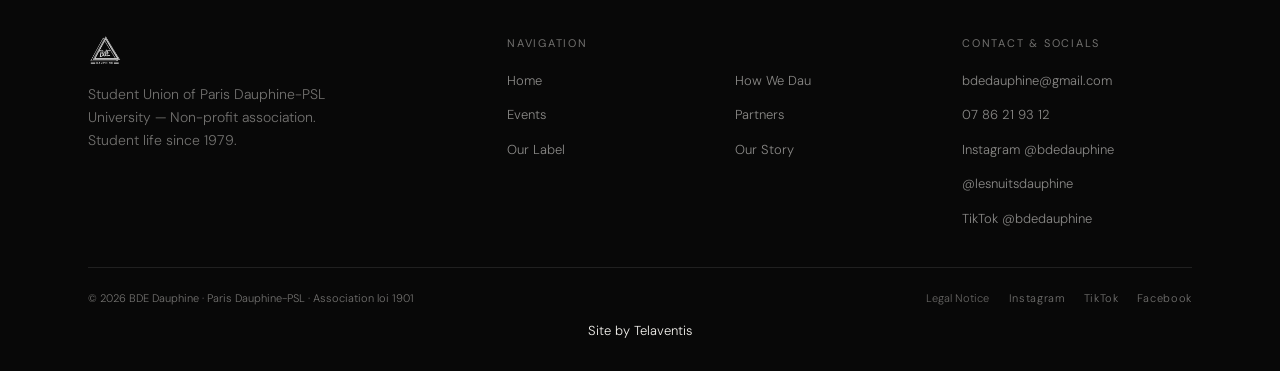
<file: partenaires.html>
<!DOCTYPE html> 

<html lang="fr">
<head>
<meta charset="utf-8"/>
<meta content="width=device-width, initial-scale=1.0" name="viewport"/>
<!-- Favicons / icons -->
<link href="favicon.ico" rel="icon" sizes="any"/>
<link href="favicon-16.png" rel="icon" sizes="16x16" type="image/png"/>
<link href="favicon-32.png" rel="icon" sizes="32x32" type="image/png"/>
<link href="apple-touch-icon.png" rel="apple-touch-icon" sizes="180x180"/>
<link href="site.webmanifest" rel="manifest"/>
<meta content="#050608" name="theme-color"/>
<title>Partenaires — BDE Dauphine · Paris Dauphine-PSL</title>
<meta content="Devenez partenaire du BDE Dauphine — 10 000 étudiants de Paris Dauphine-PSL, une audience jeune et internationale. Dossier partenariat disponible." name="description"/>
<meta content="index, follow" name="robots">
<!-- Social preview -->
<meta content="Partenaires — BDE Dauphine · Paris Dauphine-PSL" property="og:title"/>
<meta content="Devenez partenaire du BDE Dauphine — 10 000 étudiants de Paris Dauphine-PSL, une audience jeune et internationale." property="og:description"/>
<meta content="website" property="og:type"/>
<meta content="https://bdedauphine.fr/partenaires.html" property="og:url"/>
<meta content="https://bdedauphine.fr/uploads/photos_now-1777708863357.jpg" property="og:image"/>
<meta content="BDE Dauphine" property="og:site_name"/>
<meta content="fr_FR" property="og:locale"/>
<meta content="summary_large_image" name="twitter:card"/>
<meta content="Partenaires — BDE Dauphine · Paris Dauphine-PSL" name="twitter:title"/>
<meta content="Devenez partenaire du BDE Dauphine — 10 000 étudiants de Paris Dauphine-PSL, une audience jeune et internationale." name="twitter:description"/>
<meta content="https://bdedauphine.fr/uploads/photos_now-1777708863357.jpg" name="twitter:image"/>
<link href="style.css" rel="stylesheet"/>
<style>
    .page-hero { padding: 140px 0 80px; border-bottom: 1px solid var(--border); }
    .page-hero-inner { display: flex; justify-content: space-between; align-items: flex-end; gap: 48px; }

    /* ── AUDIENCE (wider cells) ── */
    #audience { padding: 100px 0; border-bottom: 1px solid var(--border); }
    .audience-numbers { display: grid; grid-template-columns: repeat(4, 1fr); border-top: 1px solid var(--border); border-left: 1px solid var(--border); margin-top: 56px; }
    .audience-cell { border-right: 1px solid var(--border); border-bottom: 1px solid var(--border); padding: 44px 48px; min-width: 180px; }
    .audience-num { font-family: var(--font-title); font-size: clamp(32px, 4.5vw, 52px); font-weight: 900; letter-spacing: -0.03em; line-height: 1; margin-bottom: 10px; white-space: nowrap; }
    .audience-label { font-size: 13px; color: var(--muted); letter-spacing: 0.08em; text-transform: uppercase; line-height: 1.4; }

    /* ── SPONSORS WITH LOGOS ── */
    #sponsors { padding: 100px 0; border-bottom: 1px solid var(--border); }
    .sponsors-grid { display: grid; grid-template-columns: repeat(4, 1fr); gap: 0; border-top: 1px solid var(--border); border-left: 1px solid var(--border); margin-top: 56px; }
    .sponsor-card { border-right: 1px solid var(--border); border-bottom: 1px solid var(--border); padding: 40px 28px; display: flex; flex-direction: column; align-items: center; gap: 16px; text-decoration: none; color: var(--white); cursor: none; transition: background 0.2s; text-align: center; }
    .sponsor-card:hover { background: rgba(244,242,238,0.03); }
    .sponsor-card-logo { width: 120px; height: 120px; border: 1px solid var(--border); display: flex; align-items: center; justify-content: center; font-family: var(--font-title); font-size: 28px; font-weight: 700; color: var(--muted); background: rgba(244,242,238,0.02); overflow: hidden; flex-shrink: 0; }
    .sponsor-card-logo img { max-width: 90%; max-height: 90%; object-fit: contain; display: block; filter: grayscale(1) brightness(1.45); opacity: 0.78; transition: filter 0.25s ease, opacity 0.25s ease, transform 0.25s ease; }
    .sponsor-card:hover .sponsor-card-logo img { filter: grayscale(0) brightness(1); opacity: 1; transform: scale(1.05); }
    .sponsor-card-name { font-family: var(--font-title); font-size: 15px; font-weight: 700; letter-spacing: 0.01em; }
    .sponsor-card-type { font-size: 12px; color: var(--muted); letter-spacing: 0.06em; }
    .sponsor-card-link { font-size: 12px; color: var(--red); margin-top: 4px; transition: opacity 0.2s; }
    .sponsor-card:hover .sponsor-card-link { opacity: 0.7; }

    /* ── FORMATS ── */
    #formats { padding: 100px 0; border-bottom: 1px solid var(--border); }
    .formats-grid { display: grid; grid-template-columns: repeat(3, 1fr); gap: 0; border-top: 1px solid var(--border); border-left: 1px solid var(--border); margin-top: 56px; }
    .format-cell { border-right: 1px solid var(--border); border-bottom: 1px solid var(--border); padding: 36px 28px; }
    .format-icon { width: 32px; height: 2px; background: var(--red); margin-bottom: 20px; }
    .format-title { font-family: var(--font-title); font-size: 17px; font-weight: 700; letter-spacing: -0.01em; margin-bottom: 12px; }
    .format-desc { font-size: 14px; color: var(--muted); line-height: 1.65; }

    /* ── CTA ── */
    #cta-partner { padding: 100px 0; }
    .cta-partner-inner { border: 1px solid var(--border); padding: 64px; display: grid; grid-template-columns: 1fr auto; gap: 64px; align-items: center; }
    .cta-partner-inner h2 { font-family: var(--font-title); font-size: clamp(28px, 4vw, 48px); font-weight: 700; letter-spacing: -0.025em; margin-bottom: 16px; line-height: 1.1; }
    .cta-partner-inner p { font-size: 16px; color: var(--muted); line-height: 1.7; max-width: 520px; }
    .cta-partner-contacts { display: flex; flex-direction: column; gap: 20px; flex-shrink: 0; }
    .cta-contact-item { display: flex; flex-direction: column; gap: 4px; align-items: flex-end; }
    .cta-contact-item span { font-size: 11px; color: var(--muted); letter-spacing: 0.12em; text-transform: uppercase; }
    .cta-contact-item a, .cta-contact-item strong { font-size: 15px; color: var(--white); text-decoration: none; cursor: none; font-weight: 400; transition: color 0.2s; }
    .cta-contact-item a:hover { color: var(--muted); }

    
@media (max-width: 900px) {
  .page-hero-inner { flex-direction: column; align-items: flex-start; }
  .dauphine-intro-grid { grid-template-columns: 1fr !important; gap: 20px !important; }
  .audience-numbers { grid-template-columns: 1fr 1fr; }
  .sponsors-grid { grid-template-columns: 1fr 1fr; }
  .formats-grid { grid-template-columns: 1fr; }
  .cta-partner-inner { grid-template-columns: 1fr; padding: 32px; }
  .cta-partner-contacts { align-items: flex-start; }
  .cta-contact-item { align-items: flex-start; }

  .sponsor-card-logo img {
    filter: grayscale(0) brightness(1);
    opacity: 1;
  }
}

  </style>
</meta></head>
<body>
<div class="cursor-dot" id="cursorDot"></div>
<div class="cursor-blob" id="cursorBlob"></div>
<!-- =====================================================
     NAVIGATION GÉNÉRÉE AUTOMATIQUEMENT
     Source : /data/site.js > navigation
     Modifier les libellés et liens dans data/site.js.
     Ne pas écrire les liens de menu directement ici.
     ===================================================== --><nav data-render="nav" id="nav"></nav>
<div class="page-hero">
<div class="container">
<div class="page-hero-inner">
<div>
<div class="label-sm reveal" data-en="Partnership" data-fr="Collaboration">Collaboration</div>
<h1 class="title-xl reveal" data-en="Partners" data-fr="Partenaires" style="transition-delay:0.05s;">Partenaires</h1>
</div>
<p class="body-lg reveal" data-en="10,000 Dauphine students. A young, dynamic, international audience. A partnership with the BDE means a direct presence in their daily lives." data-fr="10&amp;nbsp;000 étudiants Dauphine. Une audience jeune, dynamique, internationale. Un partenariat avec le BDE, c'est une présence directe dans leur quotidien." style="max-width:380px; transition-delay:0.1s;">
          10 000 étudiants Dauphine. Une audience jeune, dynamique, internationale. Un partenariat avec le BDE, c'est une présence directe dans leur quotidien.
        </p>
</div>
</div>
</div>
<!-- AUDIENCE (wider cells) -->
<section id="audience">
<div class="container">
<div class="reveal">
<div class="label-sm" data-en="Our Audience" data-fr="Notre audience">Notre audience</div>
<h2 class="title-lg" data-en="The Numbers That Matter" data-fr="Les chiffres qui comptent">Les chiffres qui comptent</h2>
<div class="dauphine-intro-grid" style="display:grid;grid-template-columns:1fr 1fr;gap:48px;margin-top:32px;margin-bottom:0;">
<p class="body-md" data-en="&lt;strong style='color:var(--white);'&gt;Paris Dauphine-PSL&lt;/strong&gt; is one of France's largest management and economics universities. A member of &lt;strong style='color:var(--white);'&gt;PSL (Paris Sciences &amp;amp; Lettres)&lt;/strong&gt; — ranked in the global top 30 (QS Rankings) — Dauphine welcomes nearly &lt;strong style='color:var(--white);'&gt;10,000 students&lt;/strong&gt;, with a large proportion of international students, in excellence programs in economics, finance, law, applied mathematics and social sciences." data-fr="&lt;strong style='color:var(--white);'&gt;Paris Dauphine-PSL&lt;/strong&gt; est l'une des plus grandes universités de gestion et d'économie de France. Membre de &lt;strong style='color:var(--white);'&gt;PSL (Paris Sciences &amp;amp; Lettres)&lt;/strong&gt; — classée dans le top 30 mondial (QS Rankings) — Dauphine accueille près de &lt;strong style='color:var(--white);'&gt;10 000 étudiants&lt;/strong&gt; dont une forte proportion d'internationaux, dans des formations d'excellence en économie, finance, droit, mathématiques appliquées et sciences sociales." style="line-height:1.75;">
<strong style="color:var(--white);">Paris Dauphine-PSL</strong> est l'une des plus grandes universités de gestion et d'économie de France. Membre de <strong style="color:var(--white);">PSL (Paris Sciences &amp; Lettres)</strong> — classée dans le top 30 mondial (QS Rankings) — Dauphine accueille près de <strong style="color:var(--white);">10 000 étudiants</strong> dont une forte proportion d'internationaux, dans des formations d'excellence en économie, finance, droit, mathématiques appliquées et sciences sociales.
          </p>
<p class="body-md" data-en="The Dauphine audience is highly sought after: ambitious students, future executives and entrepreneurs, brand-conscious and internationally mobile, with strong word-of-mouth influence. A partnership with BDE Dauphine means privileged access to this community through events, social media and official communications throughout the year." data-fr="L'audience Dauphine est particulièrement prisée : étudiants ambitieux, futurs cadres et entrepreneurs, sensibles aux marques, mobilité internationale, fort pouvoir prescripteur. Un partenariat avec le BDE Dauphine, c'est un accès privilégié à cette communauté via les événements, les réseaux sociaux et les communications officielles tout au long de l'année." style="line-height:1.75;">
            L'audience Dauphine est particulièrement prisée : étudiants ambitieux, futurs cadres et entrepreneurs, sensibles aux marques, mobilité internationale, fort pouvoir prescripteur. Un partenariat avec le BDE Dauphine, c'est un accès privilégié à cette communauté via les événements, les réseaux sociaux et les communications officielles tout au long de l'année.
          </p>
</div>
</div>
<div class="audience-numbers reveal" style="transition-delay:0.1s;margin-top:40px;">
<div class="audience-cell"><div class="audience-num">10 000</div><div class="audience-label" data-en="Dauphine Students" data-fr="Étudiants Dauphine">Étudiants Dauphine</div></div>
<div class="audience-cell"><div class="audience-num">1 500+</div><div class="audience-label" data-en="At the 2025 Gala" data-fr="Au Gala 2025">Au Gala 2025</div></div>
<div class="audience-cell"><div class="audience-num">10k+</div><div class="audience-label" data-en="Instagram Followers" data-fr="Abonnés Instagram">Abonnés Instagram</div></div>
<div class="audience-cell"><div class="audience-num">700</div><div class="audience-label" data-en="WEI Attendees" data-fr="Participants WEI">Participants WEI</div></div>
<div class="audience-cell"><div class="audience-num">15+</div><div class="audience-label" data-en="Events per year" data-fr="Soirées par an">Soirées par an</div></div>
<div class="audience-cell"><div class="audience-num">46</div><div class="audience-label" data-en="Years of history" data-fr="Ans d'histoire">Ans d'histoire</div></div>
<div class="audience-cell"><div class="audience-num">45</div><div class="audience-label" data-en="Active members" data-fr="Membres actifs">Membres actifs</div></div>
<div class="audience-cell"><div class="audience-num">PSL</div><div class="audience-label" data-en="University network" data-fr="Réseau universitaire">Réseau universitaire</div></div>
</div>
</div>
</section>
<!-- SPONSORS WITH LOGOS -->
<section id="sponsors">
<div class="container">
<div class="reveal">
<div class="label-sm" data-en="They trust us" data-fr="Ils nous font confiance">Ils nous font confiance</div>
<h2 class="title-lg" data-en="Our Partners" data-fr="Nos partenaires">Nos partenaires</h2>
</div>
<!-- =====================================================
     CARTES SPONSORS AUTOMATIQUES
     Source : /data/sponsors.js
     Ajouter un logo dans /uploads/partners/ puis modifier data/sponsors.js.
     active:false masque un sponsor. order change la position.
     ===================================================== --><div class="sponsors-grid reveal" data-render="sponsor-cards" style="transition-delay:0.1s;"></div>
</div>
</section>
<!-- FORMATS -->
<section id="formats">
<div class="container">
<div class="reveal">
<div class="label-sm" data-en="Partnership" data-fr="Collaboration">Collaboration</div>
<h2 class="title-lg" data-en="Available Formats" data-fr="Formats possibles">Formats possibles</h2>
</div>
<div class="formats-grid reveal" style="transition-delay:0.1s;">
<div class="format-cell"><div class="format-icon"></div><div class="format-title" data-en="Event Presence" data-fr="Présence événementielle">Présence événementielle</div><div class="format-desc" data-en="Direct visibility at our events: Gala (1,500+), How We Dau, WEI (700), Nuit Dauphine, Croisette. Stand, distribution, signage, on-site branding." data-fr="Visibilité directe sur nos événements : Gala (1 500+), How We Dau, WEI (700), Nuit Dauphine, Croisette. Stand, distribution, affichage, branding sur place.">Visibilité directe sur nos événements : Gala (1 500+), How We Dau, WEI (700), Nuit Dauphine, Croisette. Stand, distribution, affichage, branding sur place.</div></div>
<div class="format-cell"><div class="format-icon"></div><div class="format-title" data-en="Digital Partnership" data-fr="Partenariat digital">Partenariat digital</div><div class="format-desc" data-en="Mentions on our social media (@bdedauphine, @lesnuitsdauphine), stories, sponsored posts, newsletter integrations. Qualified audience, high engagement rate." data-fr="Mentions sur nos réseaux sociaux (@bdedauphine, @lesnuitsdauphine), stories, posts sponsorisés, intégrations newsletters. Audience qualifiée, taux d'engagement élevé.">Mentions sur nos réseaux sociaux (@bdedauphine, @lesnuitsdauphine), stories, posts sponsorisés, intégrations newsletters. Audience qualifiée, taux d'engagement élevé.</div></div>
<div class="format-cell"><div class="format-icon"></div><div class="format-title" data-en="Campus Partnership" data-fr="Partenariat campus">Partenariat campus</div><div class="format-desc" data-en="Signage on the Dauphine campus, flyer and special offer distribution, presence in the BDE's official communications to 10,000 students." data-fr="Affichage sur le campus Dauphine, distribution de flyers et offres spéciales, présence dans les communications officielles du BDE aux 10&amp;nbsp;000 étudiants.">Affichage sur le campus Dauphine, distribution de flyers et offres spéciales, présence dans les communications officielles du BDE aux 10 000 étudiants.</div></div>
<div class="format-cell"><div class="format-icon"></div><div class="format-title" data-en="Artist Collaboration" data-fr="Collaboration artiste">Collaboration artiste</div><div class="format-desc" data-en="Brand activation at our exclusive showcases (Gazo, Gims, SCH…). Unique visibility opportunity with a live, student and engaged audience." data-fr="Activation de marque lors de nos showcases exclusifs (Gazo, Gims, SCH…). Opportunité de visibilité unique auprès d'une audience en live, étudiante et engagée.">Activation de marque lors de nos showcases exclusifs (Gazo, Gims, SCH…). Opportunité de visibilité unique auprès d'une audience en live, étudiante et engagée.</div></div>
<div class="format-cell"><div class="format-icon"></div><div class="format-title" data-en="Custom Package" data-fr="Pack sur mesure">Pack sur mesure</div><div class="format-desc" data-en="Specific need? We build a collaboration with you tailored to your objectives — recruitment, awareness, customer acquisition, brand image among young audiences." data-fr="Besoin spécifique ? On construit ensemble une collaboration adaptée à vos objectifs — recrutement, notoriété, acquisition client, image de marque auprès des jeunes.">Besoin spécifique ? On construit ensemble une collaboration adaptée à vos objectifs — recrutement, notoriété, acquisition client, image de marque auprès des jeunes.</div></div>
<div class="format-cell"><div class="format-icon"></div><div class="format-title" data-en="Annual Partnership" data-fr="Partenariat annuel">Partenariat annuel</div><div class="format-desc" data-en="Year-round presence across all our events and communications. Preferred format by our long-standing partners. Quote on request." data-fr="Présence tout au long de l'année sur l'ensemble de nos événements et communications. Format préféré par nos partenaires historiques. Devis sur demande.">Présence tout au long de l'année sur l'ensemble de nos événements et communications. Format préféré par nos partenaires historiques. Devis sur demande.</div></div>
</div>
</div>
</section>
<!-- CTA -->
<section id="cta-partner">
<div class="container">
<div class="cta-partner-inner reveal">
<div>
<h2 data-en="Join our partners" data-fr="Rejoindre nos partenaires">Rejoindre nos partenaires</h2>
<p data-en="Contact us to receive our full partnership dossier. We are open to all forms of collaboration — financial, in-kind, activation, co-branding. Our team responds within 48h." data-fr="Contactez-nous pour recevoir notre dossier de partenariat complet. Nous sommes ouverts à toute forme de collaboration — financière, en nature, activation, co-branding. Notre équipe répond sous 48h.">Contactez-nous pour recevoir notre dossier de partenariat complet. Nous sommes ouverts à toute forme de collaboration — financière, en nature, activation, co-branding. Notre équipe répond sous 48h.</p>
<a class="btn btn-red" data-en="Contact us →" data-fr="Nous contacter →" href="mailto:bdedauphine@gmail.com" style="margin-top:28px;display:inline-block;">Nous contacter →</a>
</div>
<div class="cta-partner-contacts">
<div class="cta-contact-item"><span>Email</span><a href="mailto:bdedauphine@gmail.com">bdedauphine@gmail.com</a></div>
<div class="cta-contact-item"><span data-en="Phone" data-fr="Téléphone">Téléphone</span><a href="tel:0786219312">07 86 21 93 12</a></div>
<div class="cta-contact-item"><span>Instagram</span><a href="https://www.instagram.com/bdedauphine/" target="_blank">@bdedauphine</a></div>
<div class="cta-contact-item"><span data-en="Address" data-fr="Adresse">Adresse</span><strong>Place du Maréchal de Lattre<br/>75116 Paris</strong></div>
</div>
</div>
</div>
</section>
<!-- =====================================================
     FOOTER GÉNÉRÉ AUTOMATIQUEMENT
     Source : /data/site.js
     Modifier email, téléphone, année, réseaux sociaux dans data/site.js.
     ===================================================== --><footer data-render="footer"></footer>
<!-- =====================================================
     MODAL BILLETTERIE GÉNÉRÉE AUTOMATIQUEMENT
     Source : /data/site.js > ticket
     Modifier le lien Shotgun dans data/site.js.
     ===================================================== --><div class="modal-overlay" data-render="ticket-modal" id="ticketModal" onclick="closeModalOnBg(event)"></div>
<!-- =====================================================
     AFFICHE DE L'ÉVÉNEMENT À VENIR — contenu généré par js/render.js
     Réglages : csv/config.csv (affiche_*) et csv/events.csv (colonnes AFFICHE *)
     ===================================================== --><dialog class="affiche-dialog" data-render="affiche" id="afficheModal" aria-labelledby="afficheTitle"></dialog>

<!-- =====================================================
     DONNÉES + MOTEUR DE RENDU
     Pour modifier les contenus, éditer les fichiers /data/*.js.
     Les fichiers /js/*.js transforment ces données en HTML.
     ===================================================== -->
<script src="data/site.js"></script>
<script src="data/sponsors.js"></script>
<script src="data/events.js"></script>
<script src="data/galleries.js"></script>
<script src="data/artists.js"></script>
<script src="data/pages.js"></script>
<script src="data/legal.js"></script>
<script src="js/components.js"></script>
<script src="js/render.js"></script>
<script src="js/main.js"></script>
<script src="js/affiche.js"></script>
<script>
    const dot=document.getElementById('cursorDot'),blob=document.getElementById('cursorBlob');let mx=0,my=0,bx=0,by=0;
    document.addEventListener('mousemove',e=>{mx=e.clientX;my=e.clientY;dot.style.left=mx+'px';dot.style.top=my+'px';});
    function ab(){bx+=(mx-bx)*0.07;by+=(my-by)*0.07;blob.style.left=bx+'px';blob.style.top=by+'px';requestAnimationFrame(ab);}ab();
    const nav=document.getElementById('nav');window.addEventListener('scroll',()=>nav.classList.toggle('scrolled',window.scrollY>40),{passive:true});
    const obs=new IntersectionObserver(entries=>{entries.forEach(e=>{if(e.isIntersecting){e.target.classList.add('in');obs.unobserve(e.target);}});},{threshold:0.08});
    document.querySelectorAll('.reveal').forEach(el=>obs.observe(el));
    function toggleNav(){const b=document.getElementById('navBurger'),l=document.getElementById('navLinks');b.classList.toggle('open');l.classList.toggle('open');document.body.style.overflow=l.classList.contains('open')?'hidden':'';}
    document.querySelectorAll('#navLinks a').forEach(a=>a.addEventListener('click',()=>{document.getElementById('navLinks').classList.remove('open');document.getElementById('navBurger').classList.remove('open');document.body.style.overflow='';}));
    const modal=document.getElementById('ticketModal');
    function openModal(e){if(e)e.preventDefault();modal.classList.add('open');document.body.style.overflow='hidden';}
    function closeModal(){modal.classList.remove('open');document.body.style.overflow='';}
    function closeModalOnBg(e){if(e.target===modal)closeModal();}
    document.addEventListener('keydown',e=>{if(e.key==='Escape')closeModal();});
    const LANG_KEY='bde-lang';
    function applyLang(lang){document.documentElement.lang=lang;const b=document.getElementById('langToggle');if(b)b.textContent=lang==='en'?'FR':'EN';document.querySelectorAll('[data-fr]').forEach(el=>{el.innerHTML=lang==='en'?el.dataset.en:el.dataset.fr;});localStorage.setItem(LANG_KEY,lang);}
    function toggleLang(){applyLang(document.documentElement.lang==='fr'?'en':'fr');}
    (function(){const s=localStorage.getItem(LANG_KEY);if(s){applyLang(s);return;}if(!(navigator.language||'fr').toLowerCase().startsWith('fr'))applyLang('en');})();
  </script>
</body>
</html>
</file>
<file: style.css>
/* =====================================================
   FONTS — self-hosted (fonts/), no third-party request.
   Was: @import url('https://fonts.googleapis.com/css2?family=Unbounded:wght@300;400;600;700;900&family=DM+Sans...')
   Files, subsets (latin + latin-ext only — the site is French-only, no
   cyrillic/vietnamese needed) and licenses (SIL OFL 1.1) fetched from
   Google Fonts' own repo. See fonts/OFL-Unbounded.txt and
   fonts/OFL-DMSans.txt for the required license text.
   ===================================================== */
@font-face { font-family: 'Unbounded'; font-style: normal; font-weight: 300 900; font-display: swap; src: url('fonts/unbounded-latin-ext.woff2') format('woff2'); unicode-range: U+0100-02BA, U+02BD-02C5, U+02C7-02CC, U+02CE-02D7, U+02DD-02FF, U+0304, U+0308, U+0329, U+1D00-1DBF, U+1E00-1E9F, U+1EF2-1EFF, U+2020, U+20A0-20AB, U+20AD-20C0, U+2113, U+2C60-2C7F, U+A720-A7FF; }
@font-face { font-family: 'Unbounded'; font-style: normal; font-weight: 300 900; font-display: swap; src: url('fonts/unbounded-latin.woff2') format('woff2'); unicode-range: U+0000-00FF, U+0131, U+0152-0153, U+02BB-02BC, U+02C6, U+02DA, U+02DC, U+0304, U+0308, U+0329, U+2000-206F, U+20AC, U+2122, U+2191, U+2193, U+2212, U+2215, U+FEFF, U+FFFD; }
@font-face { font-family: 'DM Sans'; font-style: normal; font-weight: 300 500; font-display: swap; src: url('fonts/dmsans-latin-ext.woff2') format('woff2'); unicode-range: U+0100-02BA, U+02BD-02C5, U+02C7-02CC, U+02CE-02D7, U+02DD-02FF, U+0304, U+0308, U+0329, U+1D00-1DBF, U+1E00-1E9F, U+1EF2-1EFF, U+2020, U+20A0-20AB, U+20AD-20C0, U+2113, U+2C60-2C7F, U+A720-A7FF; }
@font-face { font-family: 'DM Sans'; font-style: normal; font-weight: 300 500; font-display: swap; src: url('fonts/dmsans-latin.woff2') format('woff2'); unicode-range: U+0000-00FF, U+0131, U+0152-0153, U+02BB-02BC, U+02C6, U+02DA, U+02DC, U+0304, U+0308, U+0329, U+2000-206F, U+20AC, U+2122, U+2191, U+2193, U+2212, U+2215, U+FEFF, U+FFFD; }
@font-face { font-family: 'DM Sans'; font-style: italic; font-weight: 300; font-display: swap; src: url('fonts/dmsans-italic-latin-ext.woff2') format('woff2'); unicode-range: U+0100-02BA, U+02BD-02C5, U+02C7-02CC, U+02CE-02D7, U+02DD-02FF, U+0304, U+0308, U+0329, U+1D00-1DBF, U+1E00-1E9F, U+1EF2-1EFF, U+2020, U+20A0-20AB, U+20AD-20C0, U+2113, U+2C60-2C7F, U+A720-A7FF; }
@font-face { font-family: 'DM Sans'; font-style: italic; font-weight: 300; font-display: swap; src: url('fonts/dmsans-italic-latin.woff2') format('woff2'); unicode-range: U+0000-00FF, U+0131, U+0152-0153, U+02BB-02BC, U+02C6, U+02DA, U+02DC, U+0304, U+0308, U+0329, U+2000-206F, U+20AC, U+2122, U+2191, U+2193, U+2212, U+2215, U+FEFF, U+FFFD; }

*, *::before, *::after { box-sizing: border-box; margin: 0; padding: 0; }

:root {
  --black: #080808;
  --white: #f4f2ee;
  --red: #c8102e;
  --red-dim: rgba(200,16,46,0.12);
  --muted: rgba(244,242,238,0.45);
  --border: rgba(244,242,238,0.1);
  --font-title: 'Unbounded', sans-serif;
  --font-body: 'DM Sans', 'Helvetica Neue', sans-serif;
}

html { scroll-behavior: smooth; font-size: 16px; }

body {
  background: var(--black);
  color: var(--white);
  font-family: var(--font-body);
  font-weight: 300;
  line-height: 1.6;
  overflow-x: hidden;
  cursor: none;
}

a { color: inherit; }
img { display: block; }

.cursor-dot { position: fixed; width: 8px; height: 8px; background: var(--white); border-radius: 50%; pointer-events: none; z-index: 9999; transform: translate(-50%,-50%); transition: width 0.15s, height 0.15s, background 0.3s; mix-blend-mode: difference; }
.cursor-blob { position: fixed; width: 380px; height: 380px; border-radius: 50%; pointer-events: none; z-index: 9998; transform: translate(-50%,-50%); background: radial-gradient(circle, rgba(200,16,46,0.06) 0%, transparent 70%); transition: transform 0.08s linear, width 0.6s, height 0.6s, background 0.8s; filter: blur(1px); }
body:has(a:hover) .cursor-dot { width: 14px; height: 14px; }

nav { position: fixed; top: 0; left: 0; right: 0; z-index: 100; height: 64px; display: flex; align-items: center; justify-content: space-between; padding: 0 48px; border-bottom: 1px solid transparent; transition: border-color 0.4s, background 0.4s; }
nav.scrolled { background: rgba(8,8,8,0.92); backdrop-filter: blur(16px); border-color: var(--border); }
.nav-logo { display: flex; align-items: center; gap: 12px; text-decoration: none; }
.nav-logo img { height: 32px; filter: brightness(0) invert(1); }
.nav-links { display: flex; align-items: center; gap: 32px; list-style: none; }
.nav-links a { text-decoration: none; font-family: var(--font-body); font-size: 13px; font-weight: 400; letter-spacing: 0.06em; color: var(--muted); transition: color 0.2s; cursor: none; }
.nav-links a:hover { color: var(--white); }
.nav-ticket { background: var(--red) !important; color: var(--white) !important; padding: 8px 20px; font-size: 12px !important; letter-spacing: 0.1em !important; text-transform: uppercase; font-family: var(--font-title) !important; font-weight: 600 !important; cursor: none; }
.nav-ticket:hover { opacity: 0.85; }

.container { max-width: 1200px; margin: 0 auto; padding: 0 48px; }
.page-section { padding: 120px 0; }
.label-sm { font-family: var(--font-body); font-size: 11px; font-weight: 400; letter-spacing: 0.2em; text-transform: uppercase; color: var(--muted); margin-bottom: 16px; }
.title-xl { font-family: var(--font-title); font-size: clamp(32px, 5vw, 72px); font-weight: 700; line-height: 1.05; letter-spacing: -0.03em; }
.title-lg { font-family: var(--font-title); font-size: clamp(24px, 3.5vw, 48px); font-weight: 700; line-height: 1.1; letter-spacing: -0.02em; }
.title-md { font-family: var(--font-title); font-size: clamp(18px, 2.5vw, 28px); font-weight: 600; line-height: 1.2; letter-spacing: -0.01em; }
.body-lg { font-size: 17px; color: var(--muted); line-height: 1.75; font-weight: 300; }
.body-md { font-size: 14px; color: var(--muted); line-height: 1.65; }
.divider { height: 1px; background: var(--border); margin: 0; }

.reveal { opacity: 0; transform: translateY(24px); transition: opacity 0.8s cubic-bezier(0.16,1,0.3,1), transform 0.8s cubic-bezier(0.16,1,0.3,1); }
.reveal.in { opacity: 1; transform: none; }

.btn { display: inline-block; font-family: var(--font-title); font-size: 11px; font-weight: 600; letter-spacing: 0.14em; text-transform: uppercase; text-decoration: none; padding: 13px 28px; border: 1px solid var(--border); background: transparent; color: var(--white); cursor: none; transition: border-color 0.2s, color 0.2s, background 0.2s; }
.btn:hover { border-color: var(--white); background: transparent; }
.btn-red { background: var(--red); border-color: var(--red); color: var(--white); }
.btn-red:hover { background: #a50d26; border-color: #a50d26; }

.modal-overlay { position: fixed; inset: 0; z-index: 500; background: rgba(8,8,8,0.85); backdrop-filter: blur(20px); display: flex; align-items: center; justify-content: center; opacity: 0; pointer-events: none; transition: opacity 0.35s; }
.modal-overlay.open { opacity: 1; pointer-events: all; }
.modal-box { background: #111; border: 1px solid var(--border); width: 460px; max-width: calc(100vw - 32px); padding: 0; transform: translateY(20px); transition: transform 0.4s cubic-bezier(0.16,1,0.3,1); }
.modal-overlay.open .modal-box { transform: none; }
.modal-header { padding: 32px 36px 24px; border-bottom: 1px solid var(--border); display: flex; justify-content: space-between; align-items: flex-start; }
.modal-close { background: none; border: none; color: var(--muted); font-size: 20px; cursor: none; line-height: 1; transition: color 0.2s; padding: 0; }
.modal-close:hover { color: var(--white); }
.modal-body { padding: 28px 36px 36px; }
.modal-event-name { font-family: var(--font-title); font-size: 22px; font-weight: 700; letter-spacing: -0.02em; margin-bottom: 4px; }
.modal-event-sub { font-size: 13px; color: var(--muted); margin-bottom: 28px; }
.modal-cta-row { display: flex; flex-direction: column; gap: 10px; }
.modal-shotgun-btn { display: flex; align-items: center; justify-content: space-between; padding: 18px 22px; background: var(--red); border: none; color: var(--white); text-decoration: none; cursor: none; transition: background 0.2s; }
.modal-shotgun-btn:hover { background: #a50d26; }
.modal-shotgun-left { display: flex; flex-direction: column; gap: 2px; }
.modal-shotgun-name { font-family: var(--font-title); font-size: 14px; font-weight: 700; letter-spacing: 0.02em; }
.modal-shotgun-desc { font-size: 12px; opacity: 0.7; }
.modal-arrow { font-size: 18px; }
.modal-note { font-size: 12px; color: var(--muted); margin-top: 16px; line-height: 1.5; }

.photo-fill { width: 100%; height: 100%; object-fit: cover; display: block; }
.tag { display: inline-block; font-size: 10px; font-family: var(--font-title); font-weight: 600; letter-spacing: 0.14em; text-transform: uppercase; padding: 5px 12px; border: 1px solid var(--border); color: var(--muted); }
.tag-red { border-color: var(--red); color: var(--red); }

/* ── SPONSORS MARQUEE ────────────────────── */
@keyframes marquee {
  0% { transform: translateX(0); }
  100% { transform: translateX(-50%); }
}
.sponsors-marquee { overflow: hidden; padding: 28px 0; border-bottom: 1px solid var(--border); position: relative; }
.sponsors-marquee::before, .sponsors-marquee::after { content: ''; position: absolute; top: 0; bottom: 0; width: 80px; z-index: 2; pointer-events: none; }
.sponsors-marquee::before { left: 0; background: linear-gradient(to right, var(--black), transparent); }
.sponsors-marquee::after { right: 0; background: linear-gradient(to left, var(--black), transparent); }
.sponsors-track { display: flex; align-items: center; gap: 56px; width: max-content; animation: marquee 30s linear infinite; }
.sponsors-marquee:hover .sponsors-track { animation-play-state: paused; }
.sponsor-item { display: flex; align-items: center; gap: 14px; flex-shrink: 0; text-decoration: none; cursor: none; transition: opacity 0.2s; }
.sponsor-item:hover { opacity: 1; }
.sponsor-logo-ph { width: 36px; height: 36px; border: 1px solid var(--border); display: flex; align-items: center; justify-content: center; font-family: var(--font-title); font-size: 14px; font-weight: 700; color: var(--muted); flex-shrink: 0; background: rgba(244,242,238,0.03); }
.sponsor-item-name { font-family: var(--font-title); font-size: 12px; font-weight: 600; letter-spacing: 0.06em; text-transform: uppercase; color: rgba(244,242,238,0.4); white-space: nowrap; transition: color 0.2s; }
.sponsor-item:hover .sponsor-item-name { color: var(--white); }

/* ── FOOTER ──────────────────────────────── */
footer { padding: 48px 0 28px; border-top: 1px solid var(--border); }
.footer-grid { display: grid; grid-template-columns: 2fr 1fr 1fr 1.2fr; gap: 36px; margin-bottom: 36px; }
.footer-logo img { height: 34px; filter: brightness(0) invert(1); margin-bottom: 14px; opacity: 0.8; }
.footer-col h4 { font-family: var(--font-body); font-size: 11px; font-weight: 400; letter-spacing: 0.16em; text-transform: uppercase; color: var(--muted); margin-bottom: 14px; min-height: 14px; }
.footer-col ul { list-style: none; display: flex; flex-direction: column; gap: 9px; }
.footer-col ul li a { font-size: 13px; color: rgba(244,242,238,0.55); text-decoration: none; transition: color 0.2s; cursor: none; }
.footer-col ul li a:hover { color: var(--white); }
.footer-bottom { border-top: 1px solid var(--border); padding-top: 22px; display: flex; justify-content: space-between; align-items: center; flex-wrap: wrap; gap: 12px; }
.footer-copy { font-size: 11px; color: var(--muted); }
.footer-bottom-right { display: flex; align-items: center; gap: 20px; }
.footer-legal-link { font-size: 11px; color: rgba(244,242,238,0.4); text-decoration: none; transition: color 0.2s; cursor: none; }
.footer-legal-link:hover { color: var(--white); }
.footer-socials { display: flex; gap: 18px; }
.footer-socials a { font-size: 11px; color: var(--muted); text-decoration: none; letter-spacing: 0.06em; cursor: none; transition: color 0.2s; }
.footer-socials a:hover { color: var(--white); }
.footer-credit-line { text-align: center; margin-top: 10px; }
.footer-credit-link { font-size: 13px; color: var(--white); text-decoration: none; transition: opacity 0.2s; cursor: none; }
.footer-credit-link:hover { opacity: 0.8; }

/* ── LANGUE TOGGLE ────────────────────────── */
.nav-lang { background: none; border: 1px solid var(--border); color: var(--muted); font-family: var(--font-body); font-size: 11px; font-weight: 400; letter-spacing: 0.1em; padding: 5px 10px; cursor: none; transition: color 0.2s, border-color 0.2s; text-transform: uppercase; }
.nav-lang:hover { color: var(--white); border-color: rgba(244,242,238,0.4); }

/* ── HAMBURGER NAV ────────────────────────── */
.nav-burger {
  display: none;
  flex-direction: column;
  justify-content: center;
  gap: 6px;
  width: 40px;
  height: 40px;
  background: none;
  border: none;
  cursor: pointer;
  padding: 6px;
  flex-shrink: 0;
}
.nav-burger span {
  display: block;
  width: 100%;
  height: 1.5px;
  background: var(--white);
  transition: transform 0.3s, opacity 0.2s;
}
.nav-burger.open span:nth-child(1) { transform: translateY(7.5px) rotate(45deg); }
.nav-burger.open span:nth-child(2) { opacity: 0; }
.nav-burger.open span:nth-child(3) { transform: translateY(-7.5px) rotate(-45deg); }

/* ── MENTIONS LÉGALES PAGE ─────────────────── */
.legal-section { padding: 80px 0; border-bottom: 1px solid var(--border); }
.legal-section:last-child { border-bottom: none; }
.legal-section h2 { font-family: var(--font-title); font-size: 18px; font-weight: 700; letter-spacing: -0.01em; margin-bottom: 20px; }
.legal-section h3 { font-family: var(--font-title); font-size: 14px; font-weight: 600; letter-spacing: 0.02em; color: var(--muted); margin: 20px 0 10px; text-transform: uppercase; font-size: 11px; letter-spacing: 0.14em; }
.legal-section p { font-size: 15px; color: var(--muted); line-height: 1.75; margin-bottom: 14px; }
.legal-section p strong { color: var(--white); font-weight: 500; }
.legal-section a { color: rgba(244,242,238,0.6); transition: color 0.2s; }
.legal-section a:hover { color: var(--white); }
.legal-table { width: 100%; border-collapse: collapse; margin: 20px 0; }
.legal-table th, .legal-table td { text-align: left; padding: 12px 16px; border: 1px solid var(--border); font-size: 13px; }
.legal-table th { font-family: var(--font-body); font-weight: 400; letter-spacing: 0.1em; text-transform: uppercase; font-size: 11px; color: var(--muted); }
.legal-table td { color: rgba(244,242,238,0.7); }

@media (max-width: 900px) {
  nav { padding: 0 20px; }
  .nav-burger { display: flex; }
  .nav-links {
    display: none;
    position: fixed;
    top: 64px;
    left: 0;
    right: 0;
    background: rgba(8,8,8,0.97);
    backdrop-filter: blur(20px);
    -webkit-backdrop-filter: blur(20px);
    flex-direction: column;
    padding: 12px 20px 24px;
    gap: 0;
    border-bottom: 1px solid var(--border);
    z-index: 99;
  }
  .nav-links.open { display: flex; }
  .nav-links li { border-bottom: 1px solid rgba(244,242,238,0.06); }
  .nav-links a { display: block; padding: 13px 0; font-size: 15px; }
  .nav-lang {
    display: block;
    width: 100%;
    text-align: left;
    padding: 13px 0;
    font-size: 15px;
    border: none;
    letter-spacing: 0.06em;
  }
}

@media (max-width: 768px) {
  .container { padding: 0 20px; }
  .page-section { padding: 72px 0; }
  /* Footer: 2-col grid on tablet */
  .footer-grid { grid-template-columns: 1fr 1fr; gap: 28px; }
  body { cursor: auto; }
  .cursor-dot, .cursor-blob { display: none; }
}

@media (max-width: 520px) {
  /* Footer: single column on phone */
  .footer-grid { grid-template-columns: 1fr; gap: 22px; }
  .footer-bottom { flex-direction: column; align-items: flex-start; gap: 10px; }
  .footer-bottom-right { flex-wrap: wrap; gap: 12px; }
}

/* ── VISUAL CLEANUP / ALIGNEMENT DES BLOCS ─────────────
   Objectif : améliorer l'équilibre visuel sans modifier les contenus.
   Les contenus restent pilotés par /data/*.js. */
@media (min-width: 901px) {
  .events-header,
  .page-hero-inner,
  .partners-header {
    align-items: center !important;
  }

  .page-hero-inner > p,
  .events-header > p,
  .partners-header > p,
  .event-row > .event-row-meta {
    text-align: right !important;
  }

  .event-date {
    justify-self: start;
  }

  .event-row {
    grid-template-columns: 80px minmax(0, 1.35fr) minmax(130px, auto) minmax(160px, 0.65fr) 80px !important;
  }

  .event-row-name,
  .event-row-meta,
  .event-date,
  .event-meta-val {
    overflow-wrap: anywhere;
  }

  .event-row-arrow {
    justify-self: end !important;
  }

  .event-detail-content {
    max-width: 560px;
  }

  .event-detail-grid.reverse .event-detail-content {
    margin-left: auto;
  }

  .gallery-year-meta,
  .page-hero-inner > p {
    max-width: 560px;
  }
}

@media (max-width: 900px) {
  .page-hero-inner > p,
  .events-header > p,
  .partners-header > p,
  .event-row > .event-row-meta {
    text-align: left !important;
  }

  .event-row > .event-row-meta {
    grid-column: 2;
  }
}

/* ── DATES ET STATUTS DES ÉVÉNEMENTS SUR LA HOME ───── */
.event-row-title-line {
  display: block;
}

.event-date {
  display: inline-flex;
  flex-direction: column;
  align-items: flex-start;
  gap: 1px;
  width: fit-content;
  max-width: 100%;
  padding: 0;
  border: 0;
  border-radius: 0;
  color: #d7263d;
  background: transparent;
  line-height: 1.15;
}

.event-date--mobile {
  display: none;
}

.event-date-main {
  font-family: var(--font-body);
  font-size: 10px;
  font-weight: 500;
  letter-spacing: 0.08em;
  text-transform: uppercase;
  white-space: nowrap;
}

.event-date-sub {
  font-size: 9px;
  color: var(--muted);
  letter-spacing: 0.01em;
  text-transform: none;
  white-space: nowrap;
}

.event-date--soon {
  color: #d7263d;
}

.event-date--past {
  color: #4f8cff;
}

.event-date--red {
  color: #d7263d;
}

.event-date--soon .event-date-sub,
.event-date--red .event-date-sub {
  color: rgba(215, 38, 61, 0.72);
}

.event-date--past .event-date-sub {
  color: rgba(79, 140, 255, 0.72);
}

@media (max-width: 900px) {
  .event-row-title-line {
    display: flex;
    align-items: baseline;
    gap: 10px;
    flex-wrap: wrap;
  }

  .event-date--desktop {
    display: none;
  }

  .event-date--mobile {
    display: inline-flex;
    flex: 0 1 auto;
    min-width: 0;
  }

  .event-date-main {
    font-size: 9px;
    letter-spacing: 0.07em;
  }

  .event-date-sub {
    display: none;
  }
}

/* =====================================================
   AFFICHE — présentation de l'événement à venir
   Contenu généré par js/render.js, comportement dans js/affiche.js.
   Réglages : csv/config.csv (affiche_*) et csv/events.csv (AFFICHE *).
   ===================================================== */
:root {
  --affiche-in: cubic-bezier(0.16, 1, 0.3, 1);   /* entrée — courbe des modals du site */
  --affiche-out: cubic-bezier(0.4, 0, 1, 1);     /* sortie — repart plus vite qu'elle n'arrive */
}

body.affiche-open { overflow: hidden; }

.affiche-dialog {
  position: fixed; inset: 0; z-index: 600;
  width: 100%; max-width: 100%; height: 100%; max-height: 100%;
  margin: 0; padding: 0; border: none; background: transparent;
  color: var(--white); overflow: hidden;
}
.affiche-dialog:not([open]) { display: none; }
.affiche-dialog[open] { display: flex; align-items: center; justify-content: center; }
/* Le fond sombre et le flou vivent sur un vrai élément plutôt que sur
   ::backdrop : backdrop-filter y est mal supporté et la propriété
   personnalisée du glissement ne s'y hérite pas partout. ::backdrop ne
   garde qu'une base opaque. */
.affiche-dialog::backdrop { background: rgba(8, 8, 8, 0.72); }
.affiche-veil {
  position: fixed; inset: 0; z-index: 0;
  background: rgba(8, 8, 8, 0.92);
  backdrop-filter: blur(22px);
  -webkit-backdrop-filter: blur(22px);
  opacity: 0;
  transition: opacity 260ms var(--affiche-in);
}
.affiche-dialog.is-open .affiche-veil { opacity: var(--affiche-dim, 1); }
.affiche-dialog.is-closing .affiche-veil { opacity: 0; transition-duration: 240ms; }

.affiche-sheet {
  position: relative; z-index: 1;
  width: 100%;
  max-width: 1100px;
  padding: 0 48px;
}
.affiche-dialog.is-closing .affiche-sheet {
  opacity: 0; transform: scale(0.985);
  transition: opacity 240ms var(--affiche-out), transform 240ms var(--affiche-out);
}

.affiche-grid {
  display: grid;
  /* Les deux colonnes se dimensionnent sur leur contenu et l'ensemble est
     centré : sinon le panneau étire sa colonne et laisse un grand vide à
     droite, ce qui déséquilibre la composition. */
  grid-template-columns: auto minmax(260px, 400px);
  justify-content: center;
  gap: 56px;
  align-items: center;
}

/* ── L'affiche elle-même ─────────────────────────────── */
/* Deux éléments imbriqués volontairement : le wrap porte l'animation
   d'entrée, le poster porte l'inclinaison au curseur — sinon les deux
   se disputeraient la même propriété transform. */
.affiche-poster-wrap {
  opacity: 0;
  transform: translate3d(0, 24px, 0) scale(0.94);
  transition: opacity 440ms var(--affiche-in), transform 440ms var(--affiche-in);
}
.affiche-dialog.is-open .affiche-poster-wrap {
  opacity: 1;
  transform: translate3d(0, 0, 0) scale(1);
}
.affiche-poster {
  position: relative;
  height: min(74vh, 660px);
  border: 1px solid var(--border);
  overflow: hidden;
  background: #111;
  transform: translateZ(0);
  box-shadow: 0 40px 90px -24px rgba(0, 0, 0, 0.85);
}
.affiche-poster img { width: 100%; height: 100%; object-fit: cover; }
/* Pose sur une couche GPU seulement pendant que l'inclinaison tourne. */
.affiche-dialog.is-tilting .affiche-poster { will-change: transform; }
.affiche-sheen {
  position: absolute;
  top: -25%; left: -60%;
  width: 220%; height: 150%;
  pointer-events: none;
  background: linear-gradient(105deg,
    transparent 44%,
    rgba(244, 242, 238, 0.09) 50%,
    transparent 56%);
  opacity: 0;
  transform: translate3d(0, 0, 0);
  transition: opacity 500ms var(--affiche-in) 320ms;
}
.affiche-dialog.is-open .affiche-sheen { opacity: 1; }
.affiche-dialog.is-tilting .affiche-sheen { will-change: transform; }

/* ── Panneau d'information ───────────────────────────── */
.affiche-panel { min-width: 0; }
.affiche-panel > * {
  opacity: 0; transform: translate3d(0, 12px, 0);
  transition: opacity 320ms var(--affiche-in), transform 320ms var(--affiche-in);
}
.affiche-dialog.is-open .affiche-panel > * { opacity: 1; transform: translate3d(0, 0, 0); }
.affiche-dialog.is-open .affiche-panel > *:nth-child(1) { transition-delay: 140ms; }
.affiche-dialog.is-open .affiche-panel > *:nth-child(2) { transition-delay: 185ms; }
.affiche-dialog.is-open .affiche-panel > *:nth-child(3) { transition-delay: 230ms; }
.affiche-dialog.is-open .affiche-panel > *:nth-child(4) { transition-delay: 275ms; }
.affiche-dialog.is-open .affiche-panel > *:nth-child(5) { transition-delay: 320ms; }
.affiche-dialog.is-open .affiche-panel > *:nth-child(6) { transition-delay: 365ms; }

.affiche-overline {
  font-size: 11px; letter-spacing: 0.22em; text-transform: uppercase;
  color: var(--muted); margin-bottom: 18px;
}
.affiche-title {
  font-family: var(--font-title); font-size: clamp(30px, 3.4vw, 48px);
  font-weight: 900; line-height: 1; letter-spacing: -0.035em; margin-bottom: 16px;
}
.affiche-text { font-size: 14px; color: var(--muted); line-height: 1.65; margin-bottom: 22px; }
/* Le lieu ressort de la ligne d'info : c'est l'information que les gens
   cherchent en premier une fois la date connue. */
.affiche-venue { color: var(--red); font-size: 1.1em; font-weight: 500; }
.affiche-countdown {
  display: inline-block; font-family: var(--font-title);
  font-size: 11px; font-weight: 600; letter-spacing: 0.12em; text-transform: uppercase;
  color: var(--red); border: 1px solid rgba(200, 16, 46, 0.45);
  padding: 7px 13px; margin-bottom: 30px;
}
.affiche-cta {
  display: flex; align-items: center; justify-content: space-between; gap: 20px;
  padding: 18px 22px; background: var(--red); color: var(--white);
  text-decoration: none; font-family: var(--font-title);
  font-size: 14px; font-weight: 700; letter-spacing: 0.02em;
  transition: background 200ms;
}
.affiche-cta:hover { background: #a50d26; }
.affiche-cta-arrow { font-size: 18px; transition: transform 200ms var(--affiche-in); }
.affiche-cta:hover .affiche-cta-arrow { transform: translateX(5px); }
.affiche-dismiss {
  display: block; margin-top: 18px; padding: 0;
  background: none; border: none; color: var(--muted);
  font-family: var(--font-body); font-size: 12px; letter-spacing: 0.06em;
  transition: color 200ms;
}
.affiche-dismiss:hover { color: var(--white); }

.affiche-close {
  position: absolute; top: -22px; right: 40px;
  display: flex; align-items: center; justify-content: center;
  width: 48px; height: 48px;          /* cible de 48px, confortable à viser */
  background: none; border: none; color: var(--muted);
  font-size: 26px; line-height: 1; padding: 0;
  transition: color 200ms; z-index: 4;
}
.affiche-close:hover { color: var(--white); }


/* ── Curseur ─────────────────────────────────────────── */
/* Le curseur personnalisé du site est peint sous le <dialog> (le top layer
   passe au-dessus de tout z-index), il serait donc invisible ici. On en
   redessine un à l'intérieur. Par défaut le curseur natif reste visible :
   il n'est masqué qu'une fois le point installé par js/affiche.js. */
.affiche-dialog { cursor: default; }
.affiche-dialog.has-cursor,
.affiche-dialog.has-cursor a,
.affiche-dialog.has-cursor button { cursor: none; }

.affiche-cursor {
  position: fixed; top: 0; left: 0;
  width: 8px; height: 8px; margin: -4px 0 0 -4px;
  border-radius: 50%;
  background: var(--white);
  mix-blend-mode: difference;
  pointer-events: none;
  z-index: 3;
  opacity: 0;
  transform: translate3d(-100px, -100px, 0);
  transition: width 150ms, height 150ms, margin 150ms, opacity 150ms;
}
.affiche-dialog.has-cursor .affiche-cursor { opacity: 1; }
.affiche-dialog.is-hovering .affiche-cursor {
  width: 15px; height: 15px; margin: -7.5px 0 0 -7.5px;
}

/* ── Mobile ──────────────────────────────────────────── */
@media (max-width: 899px) {
  .affiche-dialog[open] { align-items: stretch; }
  .affiche-sheet {
    padding: 0; max-width: 100%;
    min-height: 100dvh;
    display: flex; flex-direction: column; justify-content: center;
    overflow-y: auto; touch-action: pan-y;
  }
  .affiche-grid { grid-template-columns: 1fr; justify-content: stretch; gap: 0; }
  .affiche-poster {
    height: auto; width: 100%;
    max-height: 52dvh; border-left: none; border-right: none;
    box-shadow: none;
  }
  /* Poignée de glissement — indique qu'on peut tirer vers le bas */
  .affiche-poster-wrap::before {
    content: ''; display: block;
    width: 42px; height: 4px; margin: 14px auto;
    background: rgba(244, 242, 238, 0.28); border-radius: 2px;
  }
  .affiche-panel { padding: 26px 24px 34px; }
  .affiche-title { font-size: clamp(26px, 7vw, 34px); }
  .affiche-countdown { margin-bottom: 22px; }
  .affiche-close { top: 6px; right: 6px; font-size: 24px; }
  .affiche-cursor { display: none; }
}

/* ── Mouvement réduit ────────────────────────────────── */
/* Règle imposée par le design system : toute animation doit se réduire à
   un changement d'état instantané quand l'utilisateur le demande. */
@media (prefers-reduced-motion: reduce) {
  .affiche-poster-wrap,
  .affiche-panel > *,
  .affiche-sheet,
  .affiche-veil {
    transition-duration: 0.01ms !important;
    transition-delay: 0ms !important;
  }
  .affiche-poster-wrap { opacity: 1; transform: none; clip-path: none; }
  .affiche-panel > * { opacity: 1; transform: none; }
  .affiche-sheen { display: none; }
  .affiche-cursor { transition: none !important; }

  *, *::before, *::after {
    animation-duration: 0.01ms !important;
    animation-iteration-count: 1 !important;
    transition-duration: 0.01ms !important;
    scroll-behavior: auto !important;
  }
  html { scroll-behavior: auto; }
}
</file>
